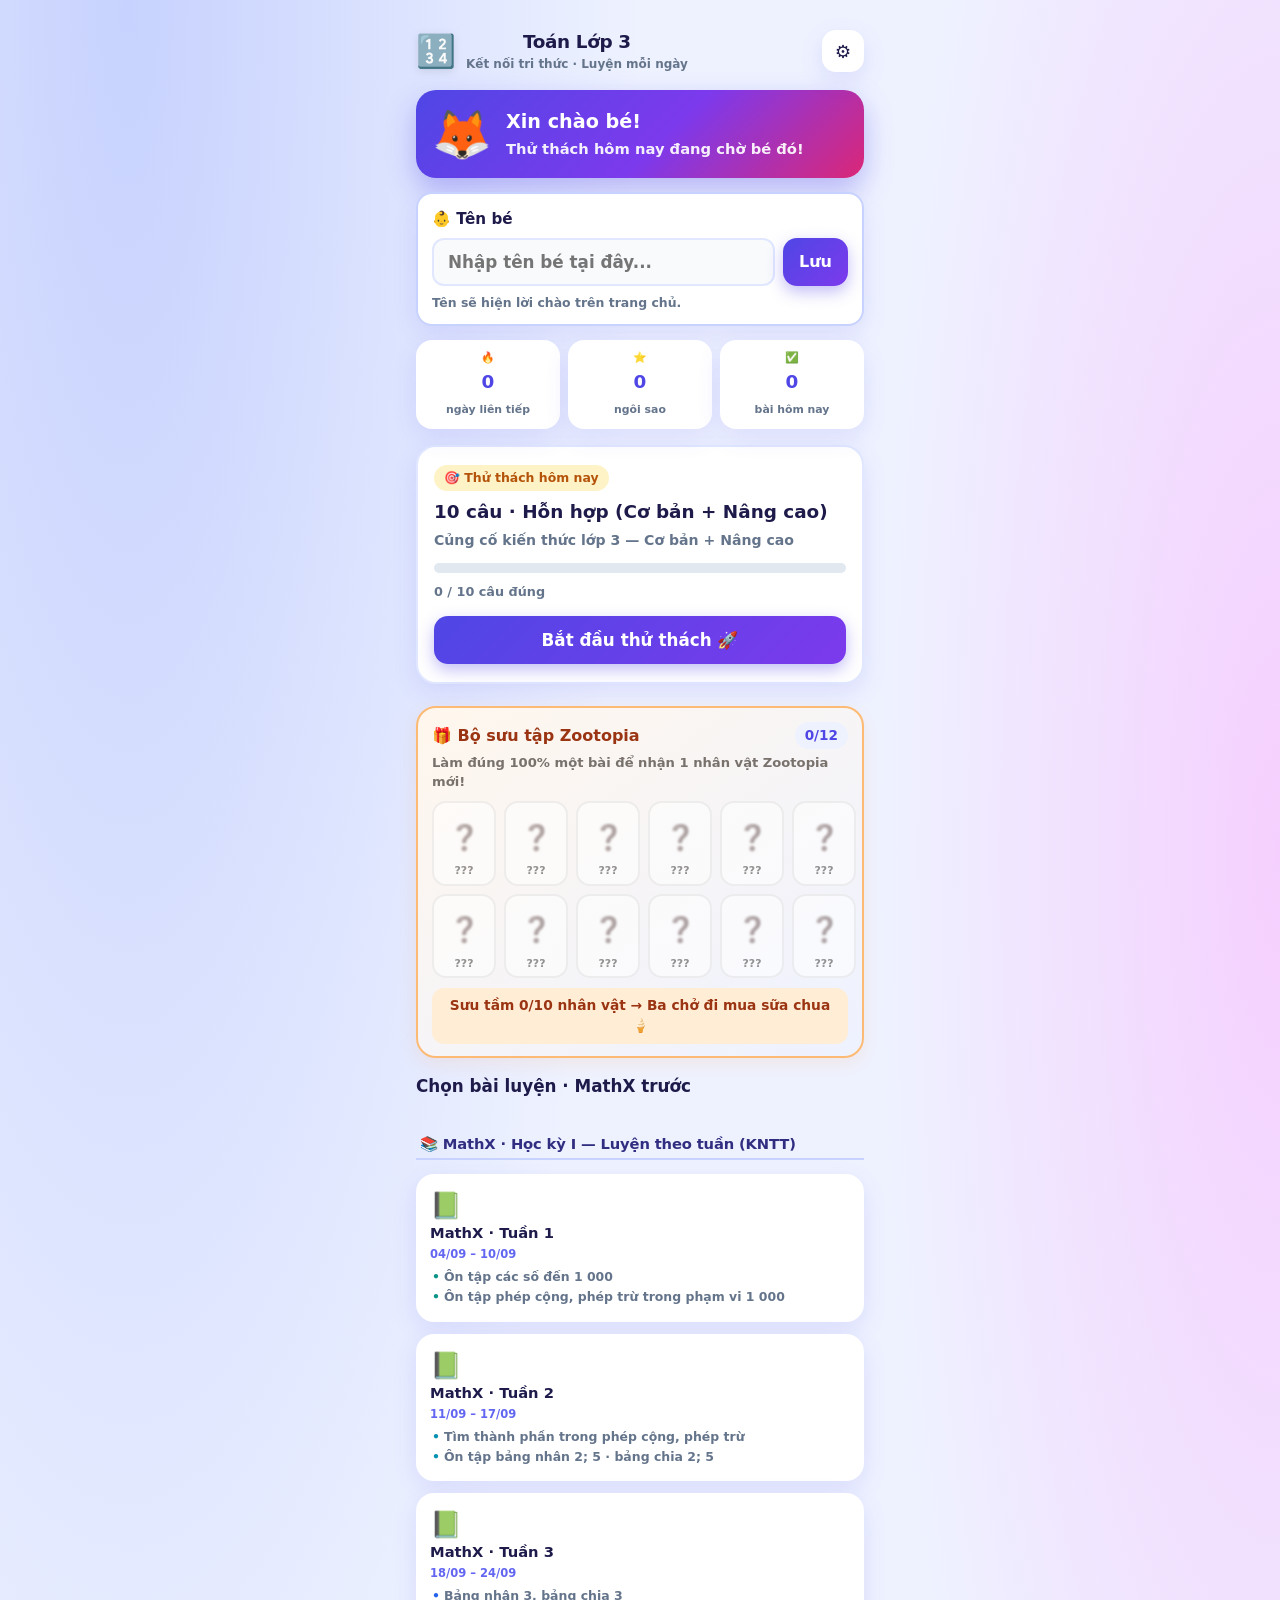
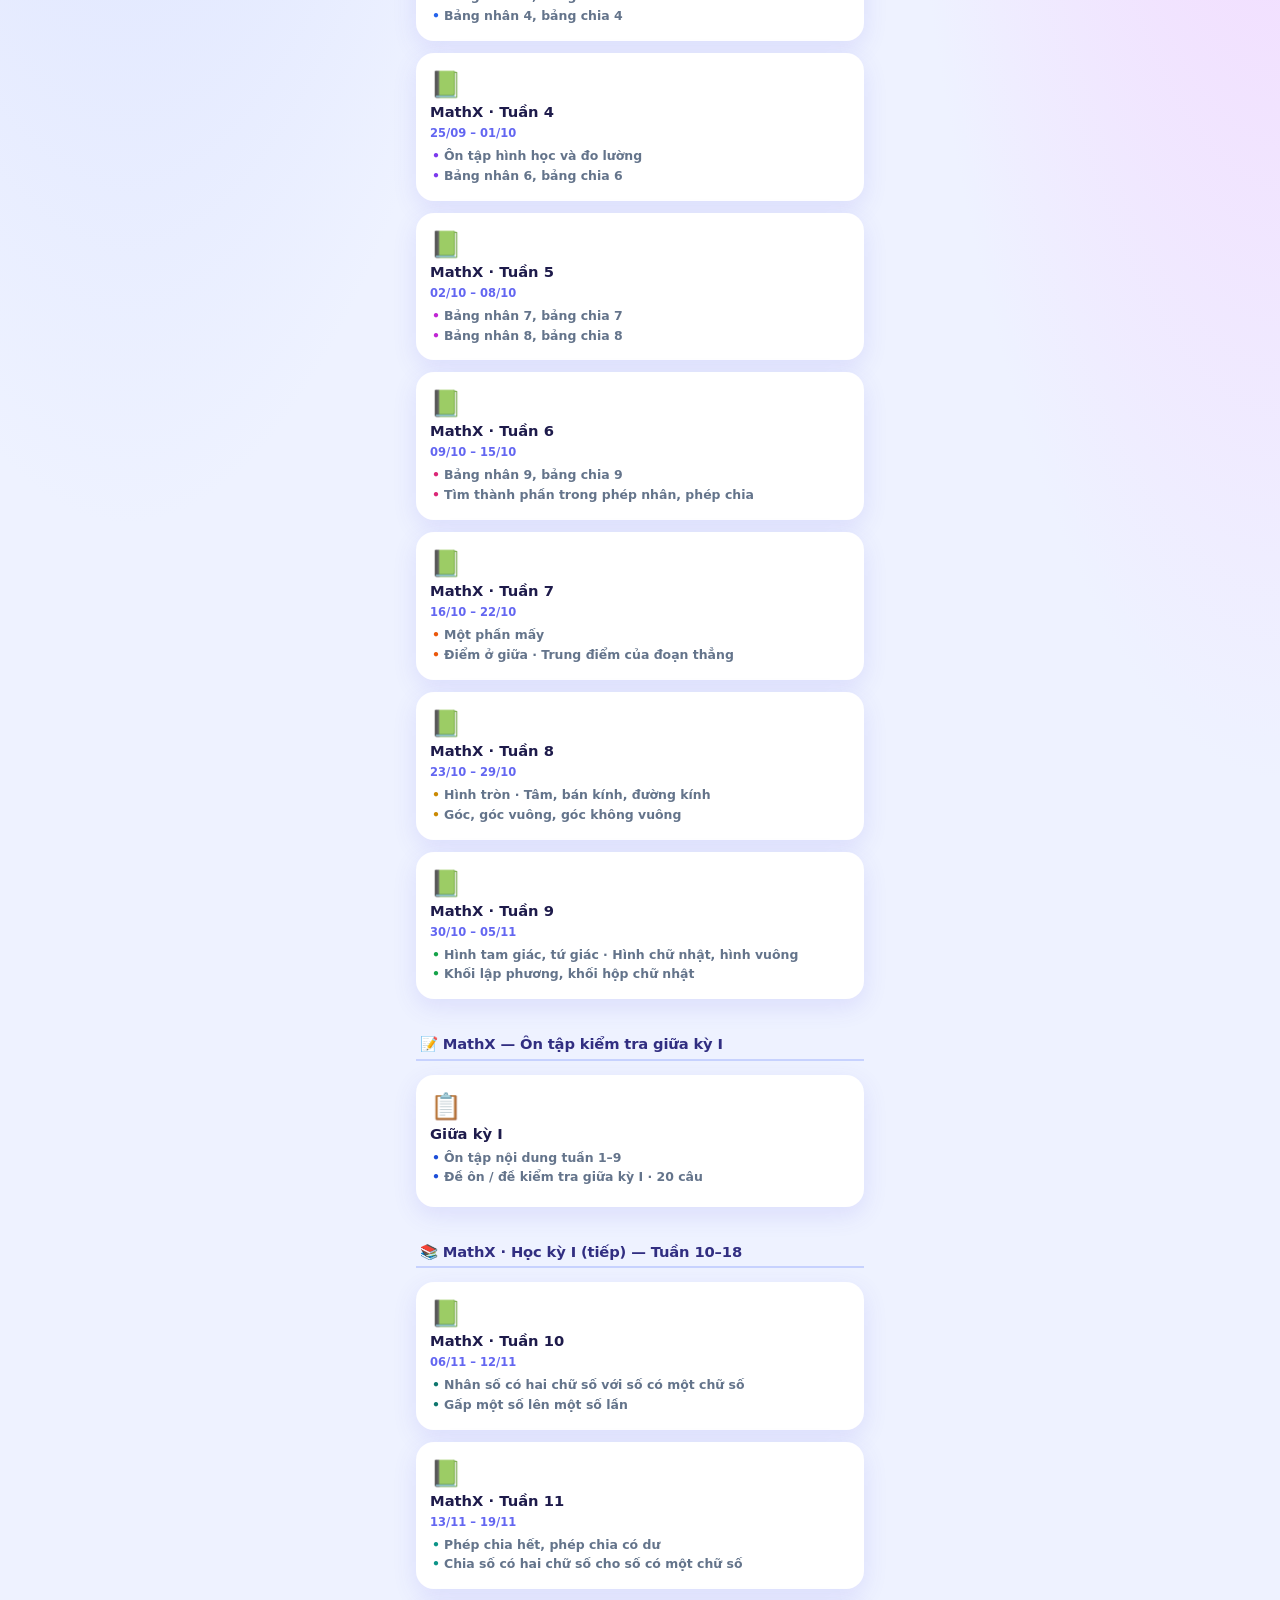
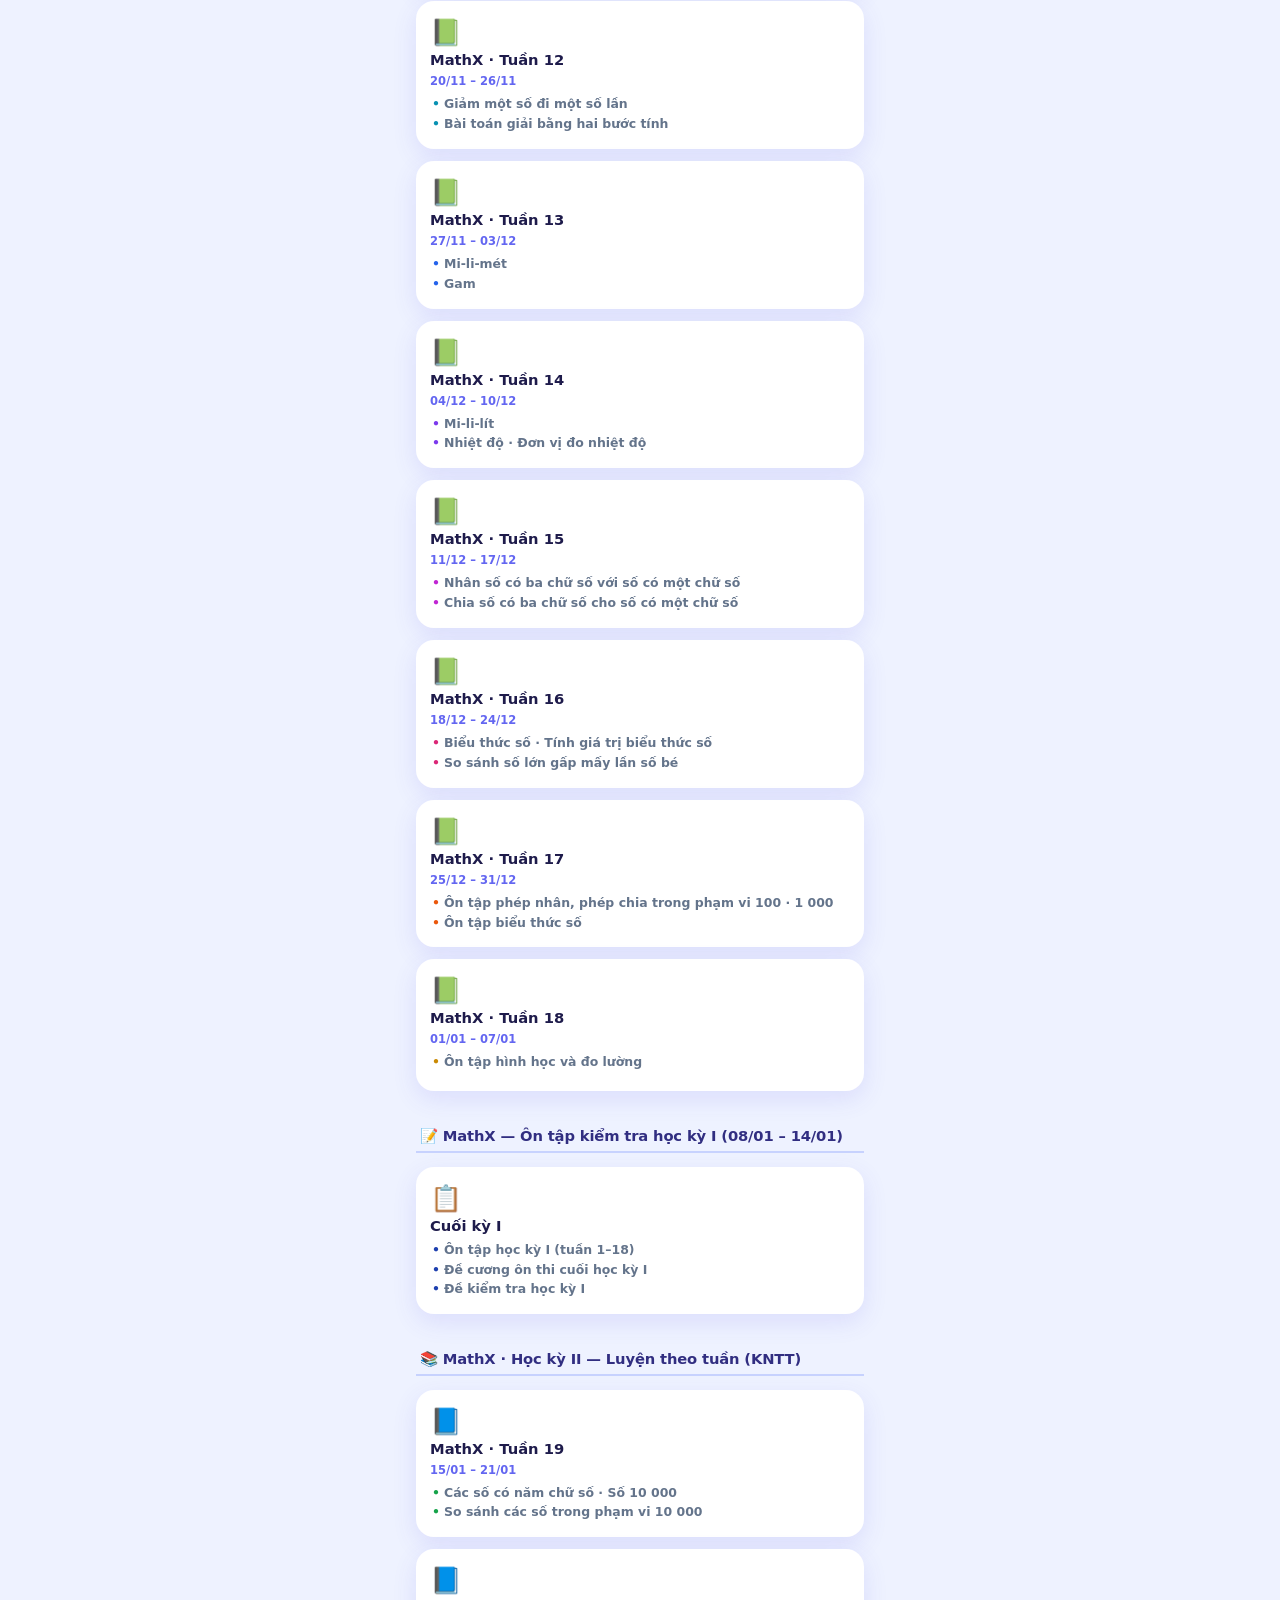
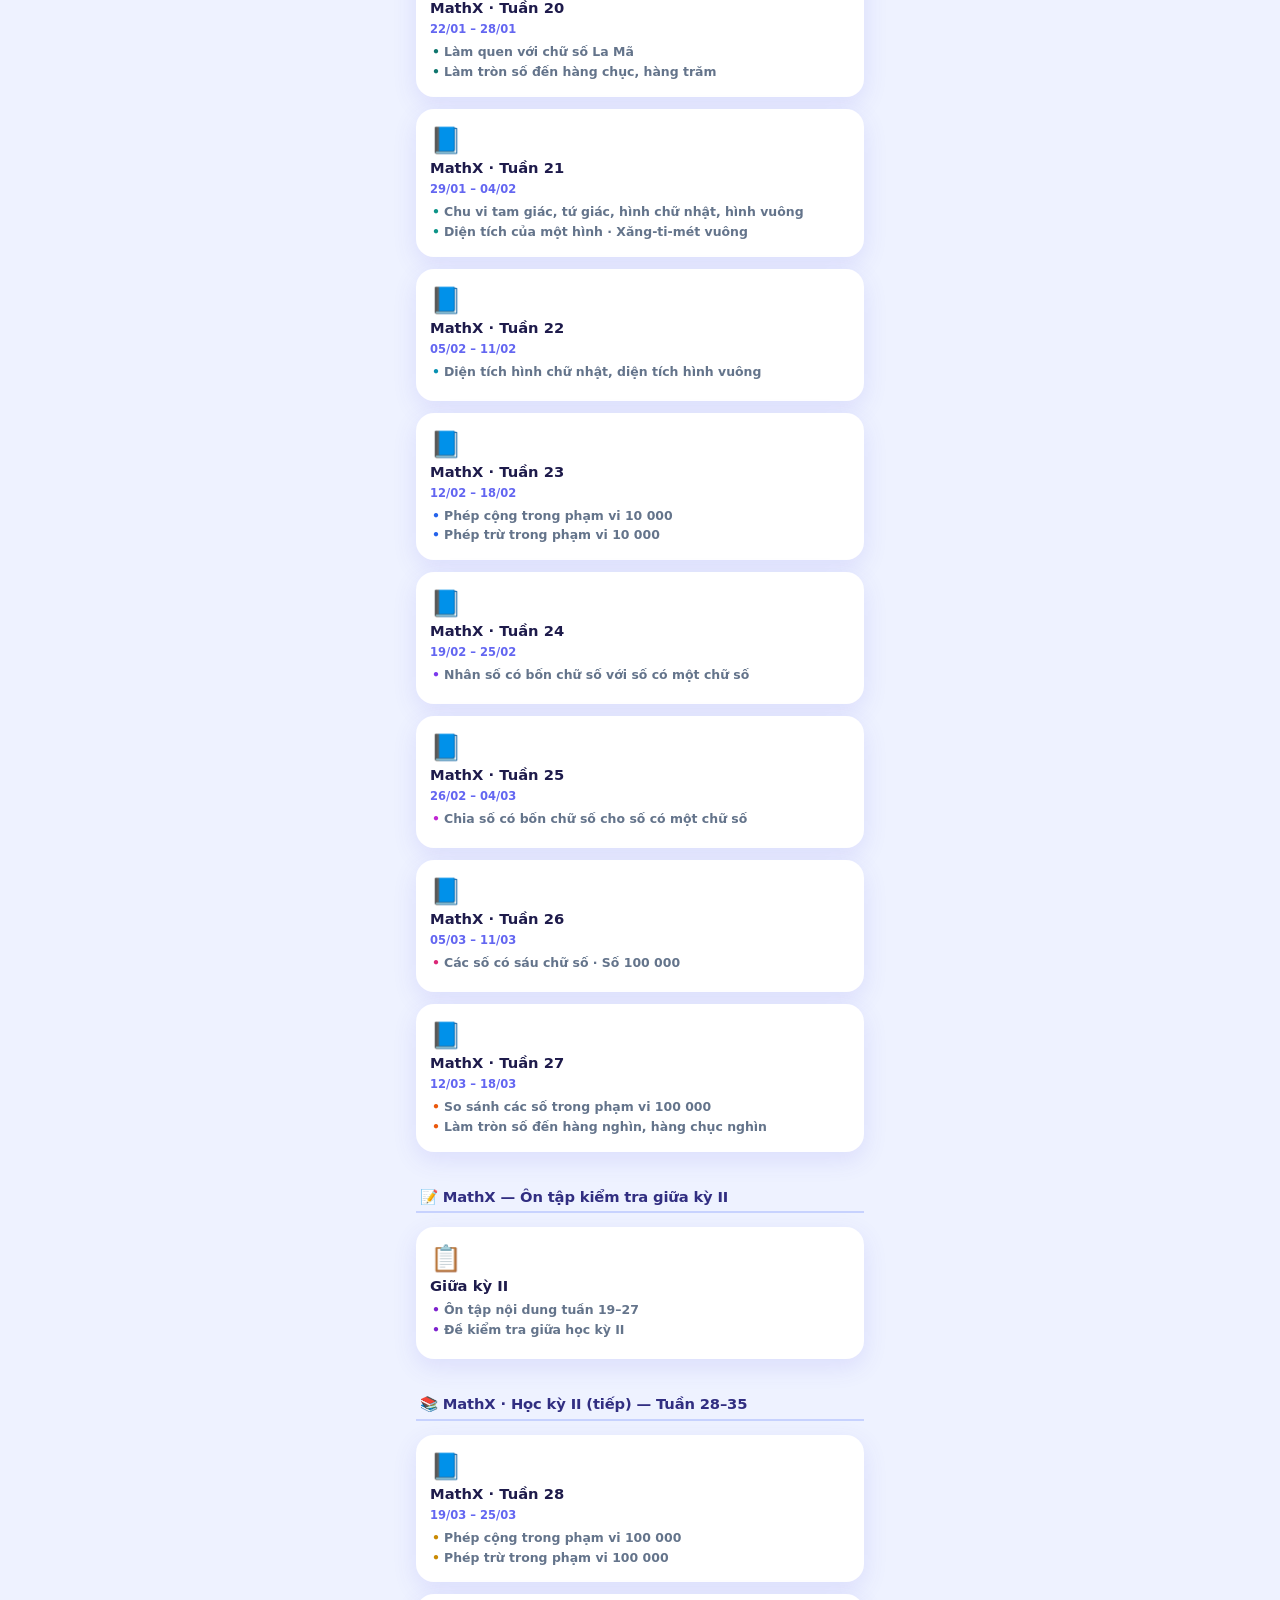
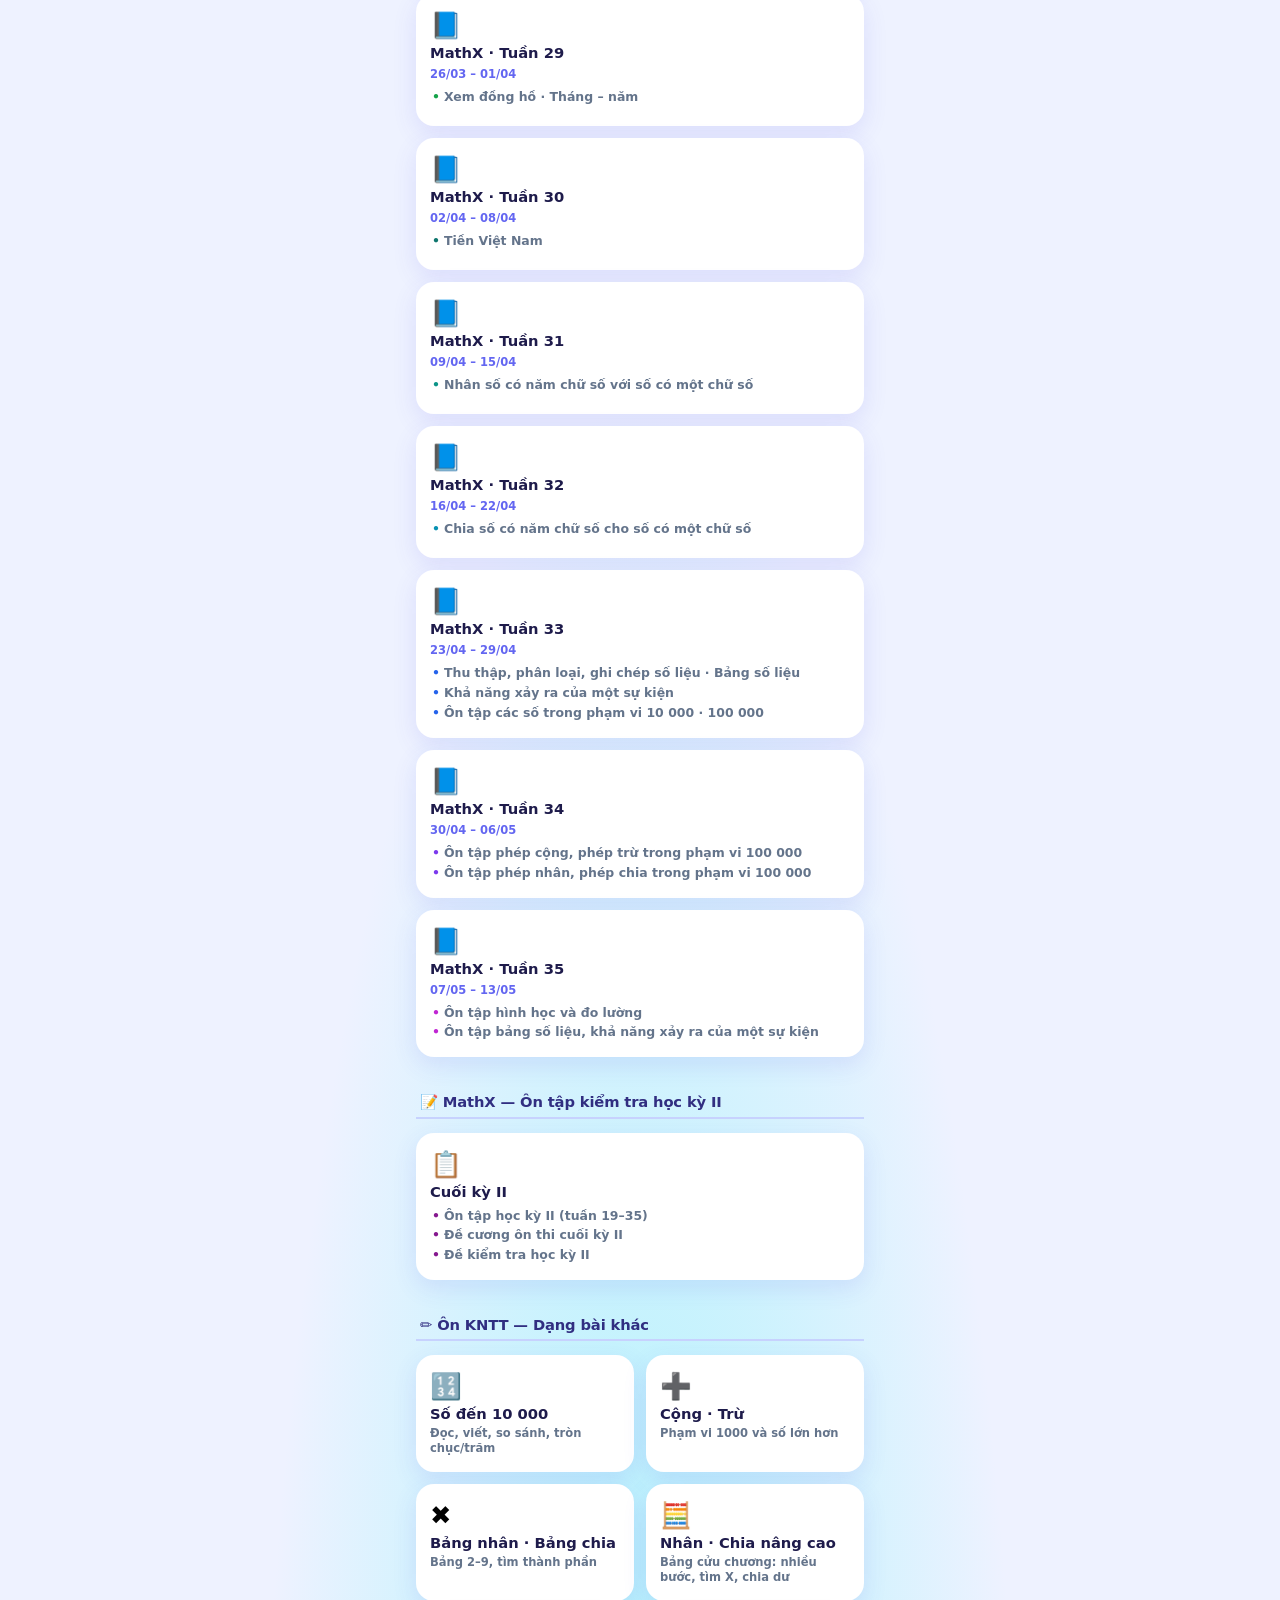
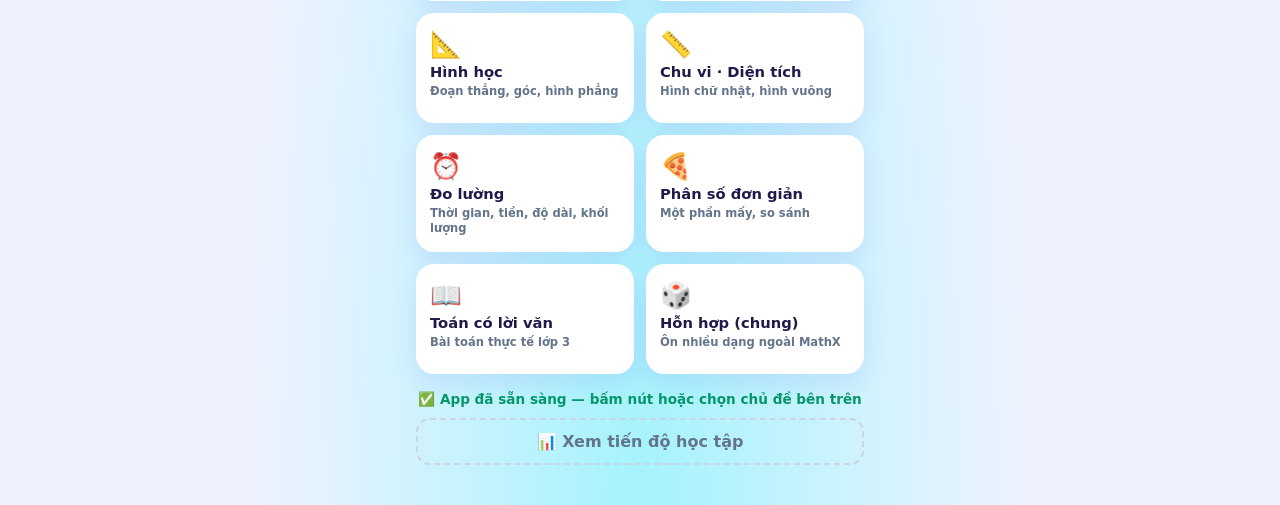
<file: index.html>
<!DOCTYPE html>
<html lang="vi">
<head>
  <meta charset="UTF-8" />
  <meta name="viewport" content="width=device-width, initial-scale=1.0, maximum-scale=1.0, user-scalable=no" />
  <meta name="theme-color" content="#4F46E5" />
  <title>Toán Lớp 3 — Kết Nối Tri Thức</title>
  <style>
/* Toán Lớp 3 — Kết nối tri thức · UI vui cho trẻ */
:root {
  --bg: #EEF2FF;
  --bg2: #FDF4FF;
  --card: #FFFFFF;
  --text: #1E1B4B;
  --muted: #64748B;
  --primary: #4F46E5;
  --primary-2: #7C3AED;
  --ok: #059669;
  --ok-bg: #D1FAE5;
  --bad: #DC2626;
  --bad-bg: #FEE2E2;
  --star: #F59E0B;
  --shadow: 0 8px 24px rgba(79, 70, 229, 0.12);
  --radius: 20px;
  --font: "Nunito", system-ui, sans-serif;
}

*,
*::before,
*::after {
  box-sizing: border-box;
  margin: 0;
  padding: 0;
}

html {
  font-size: 16px;
  -webkit-tap-highlight-color: transparent;
}

body {
  font-family: var(--font);
  color: var(--text);
  min-height: 100dvh;
  background:
    radial-gradient(ellipse 80% 50% at 10% 0%, #C7D2FE 0%, transparent 50%),
    radial-gradient(ellipse 70% 40% at 100% 10%, #F5D0FE 0%, transparent 45%),
    radial-gradient(ellipse 60% 40% at 50% 100%, #A5F3FC 0%, transparent 50%),
    var(--bg);
  line-height: 1.45;
}

#app {
  max-width: 480px;
  margin: 0 auto;
  padding: 12px 16px 40px;
  min-height: 100dvh;
}

.screen {
  display: none;
  animation: fadeIn 0.28s ease;
}

.screen.active {
  display: block;
}

@keyframes fadeIn {
  from { opacity: 0; transform: translateY(8px); }
  to { opacity: 1; transform: none; }
}

/* Top bar */
.top-bar {
  display: flex;
  align-items: center;
  justify-content: space-between;
  gap: 10px;
  margin-bottom: 16px;
  padding-top: 4px;
}

.brand {
  display: flex;
  align-items: center;
  gap: 10px;
}

.brand-icon {
  font-size: 2rem;
  filter: drop-shadow(0 2px 4px rgba(0,0,0,0.1));
}

.brand h1 {
  font-size: 1.25rem;
  font-weight: 900;
  letter-spacing: -0.02em;
}

.subtitle {
  font-size: 0.75rem;
  color: var(--muted);
  font-weight: 700;
}

.top-bar h1 {
  font-size: 1.15rem;
  font-weight: 800;
  text-align: center;
  flex: 1;
}

.spacer { width: 40px; }

.icon-btn {
  width: 42px;
  height: 42px;
  border: none;
  border-radius: 14px;
  background: var(--card);
  box-shadow: var(--shadow);
  font-size: 1.15rem;
  cursor: pointer;
  display: grid;
  place-items: center;
  transition: transform 0.15s;
  color: var(--text);
  font-weight: 800;
  font-family: inherit;
}

.icon-btn:active { transform: scale(0.94); }
.icon-btn.back { font-size: 1.3rem; }

/* Hero */
.hero-card {
  display: flex;
  align-items: center;
  gap: 14px;
  background: linear-gradient(135deg, #4F46E5 0%, #7C3AED 55%, #DB2777 100%);
  color: #fff;
  border-radius: var(--radius);
  padding: 18px 16px;
  box-shadow: 0 12px 28px rgba(79, 70, 229, 0.35);
  margin-bottom: 14px;
}

.hero-mascot {
  font-size: 3rem;
  line-height: 1;
  animation: bounce 2.5s ease infinite;
}

@keyframes bounce {
  0%, 100% { transform: translateY(0); }
  50% { transform: translateY(-6px); }
}

.greeting {
  font-size: 1.2rem;
  font-weight: 900;
}

.hero-msg {
  font-size: 0.92rem;
  opacity: 0.92;
  font-weight: 600;
  margin-top: 2px;
}

/* Name on home */
.name-card {
  background: var(--card);
  border-radius: 16px;
  padding: 14px 14px 12px;
  box-shadow: var(--shadow);
  margin-bottom: 14px;
  border: 2px solid #C7D2FE;
}

.name-card label {
  display: block;
  font-weight: 900;
  font-size: 0.95rem;
  margin-bottom: 8px;
}

.name-row {
  display: flex;
  gap: 8px;
  align-items: stretch;
}

.name-row input {
  flex: 1;
  min-width: 0;
  font-family: inherit;
  font-size: 1.05rem;
  font-weight: 800;
  padding: 12px 14px;
  border-radius: 12px;
  border: 2px solid #E0E7FF;
  outline: none;
  background: #F8FAFC;
  color: var(--text);
}

.name-row input:focus {
  border-color: var(--primary);
  box-shadow: 0 0 0 3px rgba(79, 70, 229, 0.15);
}

.name-row .btn {
  flex-shrink: 0;
  padding: 12px 16px;
  white-space: nowrap;
}

.name-hint {
  margin-top: 8px;
  font-size: 0.78rem;
  font-weight: 600;
  color: var(--muted);
}

.boot-error {
  position: fixed;
  left: 12px;
  right: 12px;
  bottom: 12px;
  z-index: 300;
  background: #FEE2E2;
  color: #991B1B;
  border: 2px solid #FCA5A5;
  border-radius: 14px;
  padding: 14px 16px;
  font-weight: 800;
  font-size: 0.9rem;
  box-shadow: var(--shadow);
}

/* Stats */
.stats-row {
  display: grid;
  grid-template-columns: repeat(3, 1fr);
  gap: 8px;
  margin-bottom: 16px;
}

.stat-chip {
  background: var(--card);
  border-radius: 16px;
  padding: 10px 8px;
  display: flex;
  flex-direction: column;
  align-items: center;
  text-align: center;
  gap: 4px;
  box-shadow: var(--shadow);
}

.stat-emoji { font-size: 1.25rem; }

.stat-chip strong {
  display: block;
  font-size: 1.15rem;
  font-weight: 900;
  color: var(--primary);
}

.stat-chip span {
  font-size: 0.68rem;
  color: var(--muted);
  font-weight: 700;
}

/* Daily */
.daily-card {
  background: var(--card);
  border-radius: var(--radius);
  padding: 18px 16px;
  box-shadow: var(--shadow);
  margin-bottom: 22px;
  border: 2px solid #E0E7FF;
}

.daily-badge {
  display: inline-block;
  background: #FEF3C7;
  color: #B45309;
  font-size: 0.78rem;
  font-weight: 800;
  padding: 4px 10px;
  border-radius: 999px;
  margin-bottom: 8px;
}

.daily-card h2 {
  font-size: 1.15rem;
  font-weight: 900;
  margin-bottom: 4px;
}

.daily-card > p {
  color: var(--muted);
  font-size: 0.88rem;
  font-weight: 600;
  margin-bottom: 12px;
}

.daily-progress {
  margin-bottom: 14px;
}

.daily-progress .bar,
.q-progress .bar,
.tp-bar {
  height: 10px;
  background: #E2E8F0;
  border-radius: 999px;
  overflow: hidden;
  margin-bottom: 6px;
}

.daily-progress .fill,
.q-progress .fill,
.tp-bar .fill {
  height: 100%;
  background: linear-gradient(90deg, #4F46E5, #A855F7);
  border-radius: 999px;
  transition: width 0.35s ease;
}

.daily-progress span {
  font-size: 0.8rem;
  font-weight: 700;
  color: var(--muted);
}

/* Buttons */
.btn {
  font-family: inherit;
  font-weight: 800;
  border: none;
  border-radius: 14px;
  cursor: pointer;
  transition: transform 0.12s, box-shadow 0.12s;
  padding: 12px 18px;
  font-size: 1rem;
}

.btn:active { transform: scale(0.97); }

.btn-primary {
  background: linear-gradient(135deg, var(--primary), var(--primary-2));
  color: #fff;
  box-shadow: 0 6px 16px rgba(79, 70, 229, 0.35);
}

.btn-secondary {
  background: #E0E7FF;
  color: var(--primary);
}

.btn-ghost {
  background: transparent;
  color: var(--muted);
  border: 2px dashed #CBD5E1;
}

.btn-ghost.danger { color: var(--bad); border-color: #FECACA; margin-top: 20px; }

.btn-lg { padding: 14px 20px; font-size: 1.05rem; width: 100%; }
.btn-block { width: 100%; }

/* Topics */
.section-title {
  font-size: 1.05rem;
  font-weight: 900;
  margin-bottom: 12px;
}

.topic-grid {
  display: grid;
  grid-template-columns: 1fr 1fr;
  gap: 10px;
  margin-bottom: 16px;
}

.topic-section {
  margin: 8px 0 2px;
  padding-top: 6px;
}

.topic-section-title {
  font-size: 0.92rem;
  font-weight: 900;
  color: #312E81;
  letter-spacing: -0.01em;
  padding: 8px 4px 4px;
  border-bottom: 2px solid #C7D2FE;
}

.topic-card {
  background: var(--card);
  border: 2px solid transparent;
  border-radius: 18px;
  padding: 14px 12px;
  text-align: left;
  cursor: pointer;
  box-shadow: var(--shadow);
  font-family: inherit;
  transition: transform 0.15s, border-color 0.15s;
  display: flex;
  flex-direction: column;
  gap: 4px;
  min-height: 110px;
}

.topic-card-mathx {
  min-height: 132px;
  grid-column: 1 / -1;
}

.topic-dates {
  font-size: 0.72rem;
  font-weight: 800;
  color: #6366F1;
  margin-top: 2px;
}

.topic-content {
  list-style: none;
  margin: 4px 0 0;
  padding: 0;
  display: flex;
  flex-direction: column;
  gap: 3px;
}

.topic-content li {
  font-size: 0.78rem;
  font-weight: 700;
  color: var(--muted);
  line-height: 1.35;
  padding-left: 14px;
  position: relative;
}

.topic-content li::before {
  content: "•";
  position: absolute;
  left: 2px;
  color: var(--accent, var(--primary));
  font-weight: 900;
}

.topic-card:hover {
  border-color: var(--accent, var(--primary));
  transform: translateY(-2px);
}

.topic-card:active { transform: scale(0.98); }

.topic-emoji { font-size: 1.6rem; }
.topic-name {
  font-size: 0.92rem;
  font-weight: 900;
  color: var(--text);
}
.topic-desc {
  font-size: 0.72rem;
  color: var(--muted);
  font-weight: 600;
  line-height: 1.3;
}

/* Difficulty */
.screen-hint {
  text-align: center;
  color: var(--muted);
  font-weight: 700;
  margin-bottom: 16px;
}

.diff-cards {
  display: flex;
  flex-direction: column;
  gap: 14px;
  margin-bottom: 18px;
}

.diff-card {
  background: var(--card);
  border: 3px solid transparent;
  border-radius: var(--radius);
  padding: 20px 18px;
  text-align: left;
  cursor: pointer;
  box-shadow: var(--shadow);
  font-family: inherit;
  transition: transform 0.15s, border-color 0.15s;
}

.diff-card.basic { border-color: #A7F3D0; }
.diff-card.advanced { border-color: #FBCFE8; }

.diff-card:hover { transform: translateY(-2px); }
.diff-card:active { transform: scale(0.98); }

.diff-emoji { font-size: 2rem; display: block; margin-bottom: 6px; }

.diff-card h2 {
  font-size: 1.35rem;
  font-weight: 900;
  margin-bottom: 6px;
}

.diff-card.basic h2 { color: #059669; }
.diff-card.advanced h2 { color: #DB2777; }

.diff-card > p {
  color: var(--muted);
  font-size: 0.9rem;
  font-weight: 600;
  margin-bottom: 10px;
}

.diff-card ul {
  list-style: none;
  margin-bottom: 12px;
}

.diff-card li {
  font-size: 0.85rem;
  font-weight: 700;
  padding: 3px 0;
  color: var(--text);
}

.diff-card li::before {
  content: "✓ ";
  color: var(--ok);
  font-weight: 900;
}

.diff-cta {
  display: inline-block;
  font-weight: 900;
  font-size: 0.95rem;
  color: var(--primary);
}

.count-picker {
  background: var(--card);
  border-radius: 16px;
  padding: 14px 16px;
  display: flex;
  align-items: center;
  justify-content: space-between;
  gap: 12px;
  box-shadow: var(--shadow);
  font-weight: 800;
  font-size: 0.9rem;
}

.count-picker select {
  font-family: inherit;
  font-weight: 800;
  font-size: 0.9rem;
  padding: 8px 12px;
  border-radius: 10px;
  border: 2px solid #E0E7FF;
  background: #F8FAFC;
  color: var(--text);
}

/* Practice */
.practice-bar {
  margin-bottom: 12px;
}

.practice-meta {
  flex: 1;
  min-width: 0;
}

.practice-meta #practice-label {
  display: block;
  font-size: 0.78rem;
  font-weight: 800;
  color: var(--muted);
  margin-bottom: 4px;
}

.q-progress {
  display: flex;
  align-items: center;
  gap: 8px;
}

.q-progress .bar { flex: 1; margin-bottom: 0; }

#q-counter {
  font-size: 0.78rem;
  font-weight: 800;
  color: var(--muted);
  white-space: nowrap;
}

.score-pill {
  background: #FEF3C7;
  color: #B45309;
  font-weight: 900;
  font-size: 0.9rem;
  padding: 8px 12px;
  border-radius: 999px;
  white-space: nowrap;
}

.question-card {
  background: var(--card);
  border-radius: 24px;
  padding: 22px 18px;
  box-shadow: var(--shadow);
  border: 2px solid #E0E7FF;
}

.question-card.pop {
  animation: popIn 0.35s ease;
}

@keyframes popIn {
  0% { transform: scale(0.96); opacity: 0.6; }
  100% { transform: scale(1); opacity: 1; }
}

.question-card.shake {
  animation: shake 0.4s ease;
}

@keyframes shake {
  0%, 100% { transform: translateX(0); }
  25% { transform: translateX(-6px); }
  75% { transform: translateX(6px); }
}

.q-topic-tag {
  display: inline-block;
  background: #EEF2FF;
  color: var(--primary);
  font-size: 0.75rem;
  font-weight: 800;
  padding: 4px 10px;
  border-radius: 999px;
  margin-bottom: 12px;
}

.q-text {
  font-size: 1.2rem;
  font-weight: 800;
  line-height: 1.5;
  margin-bottom: 14px;
}

/* Hình minh họa — căn giữa, dễ xem trên iPad/điện thoại; không che đáp án */
.q-visual {
  display: flex;
  flex-direction: column;
  align-items: center;
  justify-content: center;
  margin: 4px auto 18px;
  width: 100%;
  max-width: 440px;
  padding: 0 4px;
}

.q-visual[hidden] {
  display: none !important;
}

.q-visual > .geo-fig,
.q-visual > .geo-fig-pair {
  width: 100%;
}

.geo-fig {
  background: linear-gradient(180deg, #FFFFFF 0%, #EEF2FF 100%);
  border: 2px solid #C7D2FE;
  border-radius: 18px;
  padding: 12px 10px 14px;
  overflow: visible;
  box-shadow: 0 6px 18px rgba(79, 70, 229, 0.08);
}

.geo-fig svg {
  display: block;
  width: 100%;
  max-width: 100%;
  height: auto;
  max-height: min(52vh, 340px);
  margin: 0 auto;
  overflow: visible;
}

.geo-fig.mini {
  flex: 1;
  min-width: 0;
}

.geo-fig.mini svg {
  max-height: 160px;
}

.geo-fig-pair {
  display: flex;
  gap: 10px;
  align-items: stretch;
  width: 100%;
}

.geo-fig-pair .geo-fig {
  flex: 1;
}

/* iPad / màn rộng: hình to hơn một chút */
@media (min-width: 700px) {
  .q-visual {
    max-width: 480px;
  }
  .geo-fig svg {
    max-height: min(48vh, 380px);
  }
}

.mc-grid {
  display: grid;
  grid-template-columns: 1fr 1fr;
  gap: 10px;
}

.opt-btn {
  font-family: inherit;
  font-weight: 800;
  font-size: 1.05rem;
  padding: 16px 12px;
  border-radius: 16px;
  border: 3px solid #E2E8F0;
  background: #F8FAFC;
  color: var(--text);
  cursor: pointer;
  transition: border-color 0.15s, background 0.15s, transform 0.1s;
  min-height: 56px;
}

.opt-btn:hover:not(:disabled) {
  border-color: var(--primary);
  background: #EEF2FF;
}

.opt-btn:active:not(:disabled) { transform: scale(0.97); }

.opt-btn.selected {
  border-color: var(--primary);
  background: #E0E7FF;
}

.opt-btn.correct {
  border-color: var(--ok);
  background: var(--ok-bg);
  color: #065F46;
}

.opt-btn.wrong {
  border-color: var(--bad);
  background: var(--bad-bg);
  color: #991B1B;
}

.opt-btn:disabled { cursor: default; }

.input-area {
  display: flex;
  flex-direction: column;
  gap: 12px;
}

.input-area input {
  font-family: inherit;
  font-size: 1.4rem;
  font-weight: 800;
  text-align: center;
  padding: 16px;
  border-radius: 16px;
  border: 3px solid #E0E7FF;
  background: #F8FAFC;
  color: var(--text);
  outline: none;
  width: 100%;
}

.input-area input:focus {
  border-color: var(--primary);
  box-shadow: 0 0 0 4px rgba(79, 70, 229, 0.15);
}

.feedback {
  margin-top: 14px;
  padding: 14px 14px 12px;
  border-radius: 14px;
  font-size: 0.92rem;
  font-weight: 700;
  line-height: 1.45;
}

.feedback.ok {
  background: var(--ok-bg);
  color: #065F46;
}

.feedback.bad {
  background: var(--bad-bg);
  color: #991B1B;
}

.feedback .fb-head {
  margin-bottom: 8px;
}

.feedback .fb-head em {
  font-style: normal;
  font-size: 1.1em;
  padding: 2px 8px;
  border-radius: 8px;
  background: rgba(255, 255, 255, 0.55);
}

.solve-box {
  margin-top: 4px;
  padding: 10px 12px;
  border-radius: 12px;
  background: rgba(255, 255, 255, 0.65);
  border: 1px dashed rgba(0, 0, 0, 0.08);
}

.solve-title {
  font-size: 0.88rem;
  font-weight: 900;
  margin-bottom: 8px;
  color: #4338CA;
}

.solve-steps {
  margin: 0 0 0 1.15rem;
  padding: 0;
}

.solve-steps li {
  margin-bottom: 6px;
  font-weight: 700;
  font-size: 0.9rem;
  line-height: 1.45;
  color: #1E1B4B;
}

.solve-tip {
  margin-top: 10px;
  padding-top: 8px;
  border-top: 1px dashed #C7D2FE;
  font-size: 0.85rem;
  font-weight: 700;
  color: #5B21B6;
  line-height: 1.4;
}

.solve-plain {
  font-weight: 700;
  color: #1E1B4B;
  margin: 0;
}

#btn-check,
#btn-next {
  margin-top: 14px;
}

.encourage {
  text-align: center;
  margin-top: 16px;
  font-weight: 800;
  font-size: 1.05rem;
  color: var(--primary-2);
  min-height: 1.5em;
}

/* Report button + modal */
.btn-report {
  display: block;
  width: 100%;
  margin-top: 12px;
  padding: 10px 12px;
  border: 2px dashed #FECACA;
  border-radius: 12px;
  background: #FEF2F2;
  color: #B91C1C;
  font-family: inherit;
  font-weight: 800;
  font-size: 0.88rem;
  cursor: pointer;
  transition: background 0.15s, transform 0.1s;
}

.btn-report:active {
  transform: scale(0.98);
}

.btn-report:disabled {
  opacity: 0.6;
  cursor: default;
}

.report-modal {
  position: fixed;
  inset: 0;
  z-index: 400;
  background: rgba(30, 27, 75, 0.45);
  display: flex;
  align-items: flex-end;
  justify-content: center;
  padding: 16px;
}

.report-modal[hidden] {
  display: none !important;
}

.report-dialog {
  width: 100%;
  max-width: 440px;
  background: #fff;
  border-radius: 20px 20px 16px 16px;
  padding: 20px 18px 16px;
  box-shadow: 0 16px 40px rgba(0, 0, 0, 0.2);
  max-height: 90vh;
  overflow-y: auto;
  animation: fadeIn 0.25s ease;
}

.report-dialog h2 {
  font-size: 1.15rem;
  font-weight: 900;
  margin-bottom: 6px;
}

.report-hint {
  font-size: 0.88rem;
  font-weight: 700;
  color: var(--muted);
  margin-bottom: 10px;
}

.report-q-preview {
  font-size: 0.9rem;
  font-weight: 800;
  background: #EEF2FF;
  border-radius: 12px;
  padding: 10px 12px;
  margin-bottom: 12px;
  color: #312E81;
  line-height: 1.4;
  max-height: 5.5em;
  overflow: hidden;
}

.report-label {
  display: block;
  font-weight: 900;
  font-size: 0.85rem;
  margin-bottom: 6px;
}

.report-reasons {
  display: flex;
  flex-direction: column;
  gap: 6px;
  margin-bottom: 12px;
}

.report-reason {
  display: flex;
  align-items: flex-start;
  gap: 8px;
  font-weight: 700;
  font-size: 0.85rem;
  padding: 8px 10px;
  border-radius: 10px;
  background: #F8FAFC;
  border: 2px solid #E2E8F0;
  cursor: pointer;
}

.report-reason:has(input:checked) {
  border-color: #818CF8;
  background: #EEF2FF;
}

.report-reason input {
  margin-top: 2px;
  accent-color: var(--primary);
}

#report-note {
  width: 100%;
  font-family: inherit;
  font-weight: 700;
  font-size: 0.9rem;
  padding: 10px 12px;
  border-radius: 12px;
  border: 2px solid #E0E7FF;
  resize: vertical;
  margin-bottom: 12px;
  outline: none;
}

#report-note:focus {
  border-color: var(--primary);
}

.report-actions {
  display: grid;
  grid-template-columns: 1fr 1.4fr;
  gap: 8px;
}

.report-status {
  margin-top: 10px;
  font-size: 0.85rem;
  font-weight: 800;
  text-align: center;
  color: #059669;
}

.report-status.err {
  color: #DC2626;
}

/* Result */
#screen-result {
  padding-top: 24px;
}

.result-card {
  background: var(--card);
  border-radius: 28px;
  padding: 32px 20px;
  text-align: center;
  box-shadow: var(--shadow);
  border: 2px solid #E0E7FF;
}

.result-emoji {
  font-size: 4rem;
  line-height: 1;
  margin-bottom: 8px;
  animation: bounce 1.5s ease infinite;
}

.result-card h1 {
  font-size: 1.8rem;
  font-weight: 900;
  margin-bottom: 6px;
}

#result-msg {
  color: var(--muted);
  font-weight: 700;
  margin-bottom: 20px;
}

.result-stats {
  display: grid;
  grid-template-columns: repeat(4, 1fr);
  gap: 8px;
  margin-bottom: 16px;
}

.result-stats div {
  background: #F1F5F9;
  border-radius: 14px;
  padding: 10px 4px;
}

.result-stats strong {
  display: block;
  font-size: 1.15rem;
  font-weight: 900;
  color: var(--primary);
}

.result-stats span {
  font-size: 0.68rem;
  font-weight: 700;
  color: var(--muted);
}

.result-stars-row {
  font-size: 2rem;
  letter-spacing: 6px;
  margin-bottom: 22px;
}

.result-actions {
  display: flex;
  flex-direction: column;
  gap: 10px;
}

.result-email-status {
  font-size: 0.82rem;
  font-weight: 700;
  color: var(--muted);
  margin: 0 0 14px;
  line-height: 1.4;
  padding: 0 4px;
}

/* Progress */
.progress-summary {
  display: grid;
  grid-template-columns: 1fr 1fr;
  gap: 10px;
  margin-bottom: 20px;
}

.psum-card {
  background: var(--card);
  border-radius: 16px;
  padding: 14px;
  text-align: center;
  box-shadow: var(--shadow);
  display: flex;
  flex-direction: column;
  gap: 2px;
}

.psum-card span { font-size: 1.3rem; }
.psum-card strong {
  font-size: 1.4rem;
  font-weight: 900;
  color: var(--primary);
}
.psum-card em {
  font-style: normal;
  font-size: 0.75rem;
  font-weight: 700;
  color: var(--muted);
}

.topic-progress-list {
  display: flex;
  flex-direction: column;
  gap: 10px;
  margin-bottom: 8px;
}

.tp-row {
  background: var(--card);
  border-radius: 16px;
  padding: 12px 14px;
  box-shadow: var(--shadow);
  display: grid;
  grid-template-columns: auto 1fr;
  grid-template-rows: auto auto;
  gap: 4px 10px;
  align-items: center;
}

.tp-emoji {
  font-size: 1.4rem;
  grid-row: 1 / 3;
}

.tp-info strong {
  display: block;
  font-size: 0.92rem;
  font-weight: 900;
}

.tp-info span {
  font-size: 0.72rem;
  color: var(--muted);
  font-weight: 700;
}

.tp-bar {
  grid-column: 2;
  margin-bottom: 0;
  margin-top: 4px;
}

/* Settings */
.settings-card {
  background: var(--card);
  border-radius: 18px;
  padding: 18px 16px;
  box-shadow: var(--shadow);
  margin-bottom: 12px;
}

.settings-card label {
  display: block;
  font-weight: 800;
  margin-bottom: 8px;
  font-size: 0.95rem;
}

.settings-card input[type="text"] {
  width: 100%;
  font-family: inherit;
  font-size: 1.1rem;
  font-weight: 800;
  padding: 12px 14px;
  border-radius: 12px;
  border: 2px solid #E0E7FF;
  outline: none;
}

.settings-card input[type="text"]:focus {
  border-color: var(--primary);
}

.settings-card .hint {
  margin-top: 8px;
  font-size: 0.8rem;
  color: var(--muted);
  font-weight: 600;
}

.check-row {
  display: flex !important;
  align-items: center;
  gap: 10px;
  cursor: pointer;
  margin-bottom: 0 !important;
}

.check-row input {
  width: 20px;
  height: 20px;
  accent-color: var(--primary);
}

.about-card {
  background: linear-gradient(135deg, #EEF2FF, #FDF4FF);
  border-radius: 18px;
  padding: 18px 16px;
  margin-top: 8px;
}

.about-card h3 {
  font-weight: 900;
  margin-bottom: 8px;
}

.about-card p {
  font-size: 0.88rem;
  font-weight: 600;
  color: var(--muted);
  margin-bottom: 6px;
}

/* Toast */
.toast {
  position: fixed;
  bottom: 24px;
  left: 50%;
  transform: translateX(-50%) translateY(20px);
  background: var(--text);
  color: #fff;
  font-weight: 800;
  font-size: 0.9rem;
  padding: 12px 20px;
  border-radius: 999px;
  opacity: 0;
  transition: opacity 0.25s, transform 0.25s;
  z-index: 100;
  pointer-events: none;
  max-width: 90vw;
  text-align: center;
}

.toast.show {
  opacity: 1;
  transform: translateX(-50%) translateY(0);
}

/* Confetti */
.confetti-wrap {
  pointer-events: none;
  position: fixed;
  inset: 0;
  z-index: 200;
  overflow: hidden;
}

.confetti {
  position: absolute;
  top: 40%;
  width: 10px;
  height: 10px;
  border-radius: 2px;
  background: hsl(var(--h), 80%, 55%);
  animation: confetti-fall var(--d) ease-out forwards;
}

@keyframes confetti-fall {
  0% {
    transform: translate(0, 0) rotate(0deg);
    opacity: 1;
  }
  100% {
    transform: translate(var(--x), 180px) rotate(360deg);
    opacity: 0;
  }
}

/* —— Bộ sưu tập nhân vật —— */
.char-collection {
  background: linear-gradient(145deg, #FFF7ED 0%, #EEF2FF 100%);
  border: 2px solid #FDBA74;
  border-radius: 20px;
  padding: 14px 14px 12px;
  margin: 12px 0 16px;
  box-shadow: 0 6px 18px rgba(251, 146, 60, 0.12);
}

.char-head {
  display: flex;
  align-items: center;
  justify-content: space-between;
  gap: 8px;
  margin-bottom: 4px;
}

.char-head h3 {
  font-size: 1rem;
  font-weight: 900;
  color: #9A3412;
  margin: 0;
}

.char-count {
  font-size: 0.85rem;
  font-weight: 900;
  color: #4F46E5;
  background: #EEF2FF;
  padding: 4px 10px;
  border-radius: 999px;
}

.char-hint {
  font-size: 0.82rem;
  font-weight: 700;
  color: #78716C;
  margin: 0 0 10px;
}

.char-grid {
  display: grid;
  grid-template-columns: repeat(4, 1fr);
  gap: 8px;
}

.char-cell {
  background: #fff;
  border: 2px solid #E7E5E4;
  border-radius: 14px;
  padding: 8px 4px 6px;
  text-align: center;
  min-height: 72px;
  display: flex;
  flex-direction: column;
  align-items: center;
  justify-content: center;
  gap: 2px;
}

.char-cell.got {
  border-color: var(--c, #4F46E5);
  box-shadow: 0 0 0 2px color-mix(in srgb, var(--c, #4F46E5) 25%, transparent);
  background: linear-gradient(180deg, #fff 0%, color-mix(in srgb, var(--c, #4F46E5) 12%, #fff) 100%);
}

.char-cell.locked {
  opacity: 0.55;
  filter: grayscale(0.4);
}

.char-avatar {
  width: 52px;
  height: 52px;
  display: flex;
  align-items: center;
  justify-content: center;
  overflow: hidden;
  border-radius: 50%;
  flex-shrink: 0;
}

.char-img {
  width: 48px;
  height: 48px;
  border-radius: 50%;
  object-fit: cover;
  border: 2px solid var(--c, #E7E5E4);
  transition: transform 0.25s ease;
}

.char-cell.got .char-img {
  border-color: var(--c, #4F46E5);
  box-shadow: 0 2px 8px color-mix(in srgb, var(--c, #4F46E5) 30%, transparent);
}

.char-cell.got:hover .char-img {
  transform: scale(1.12);
}

.char-cell.locked .char-avatar {
  filter: grayscale(0.8) blur(1px);
}

.char-emoji {
  font-size: 1.55rem;
  line-height: 1.2;
}

.char-name {
  font-size: 0.68rem;
  font-weight: 800;
  color: #44403C;
  line-height: 1.15;
  max-width: 100%;
  overflow: hidden;
  text-overflow: ellipsis;
  white-space: nowrap;
}

.char-yogurt {
  margin: 10px 0 0;
  font-size: 0.86rem;
  font-weight: 800;
  color: #9A3412;
  background: #FFEDD5;
  border-radius: 12px;
  padding: 8px 10px;
  text-align: center;
}

.char-yogurt.ok {
  background: #D1FAE5;
  color: #065F46;
}

/* Popup thưởng nhân vật 100% */
.reward-modal {
  position: fixed;
  inset: 0;
  z-index: 500;
  background: rgba(30, 27, 75, 0.55);
  display: flex;
  align-items: center;
  justify-content: center;
  padding: 20px;
}

.reward-modal[hidden] {
  display: none !important;
}

.reward-dialog {
  width: 100%;
  max-width: 360px;
  background: linear-gradient(165deg, #fff 0%, #EEF2FF 55%, #FDF4FF 100%);
  border-radius: 24px;
  padding: 22px 20px 18px;
  text-align: center;
  box-shadow: 0 20px 50px rgba(79, 70, 229, 0.28);
  animation: rewardPop 0.4s cubic-bezier(0.34, 1.4, 0.64, 1);
}

@keyframes rewardPop {
  0% {
    transform: scale(0.7);
    opacity: 0;
  }
  100% {
    transform: scale(1);
    opacity: 1;
  }
}

.reward-sparkle {
  font-size: 1.4rem;
  margin: 0 0 4px;
}

.reward-dialog h2 {
  font-size: 1.45rem;
  font-weight: 900;
  color: #4F46E5;
  margin: 0 0 6px;
}

.reward-sub {
  font-size: 0.95rem;
  font-weight: 700;
  color: #64748B;
  margin: 0 0 12px;
}

.reward-char {
  width: 120px;
  height: 120px;
  margin: 0 auto 8px;
  border-radius: 50%;
  background: radial-gradient(circle at 35% 30%, #fff, color-mix(in srgb, var(--c, #4F46E5) 35%, #fff));
  border: 4px solid var(--c, #4F46E5);
  display: flex;
  align-items: center;
  justify-content: center;
  font-size: 3.2rem;
  box-shadow: 0 8px 24px color-mix(in srgb, var(--c, #4F46E5) 35%, transparent);
  animation: rewardBounce 0.8s ease infinite alternate;
  overflow: hidden;
}

.reward-char-img {
  width: 100%;
  height: 100%;
  object-fit: cover;
  border-radius: 50%;
}

@keyframes rewardBounce {
  from {
    transform: translateY(0);
  }
  to {
    transform: translateY(-6px);
  }
}

.reward-name {
  font-size: 1.25rem;
  font-weight: 900;
  color: #1E1B4B;
  margin: 4px 0;
}

.reward-blurb {
  font-size: 0.9rem;
  font-weight: 700;
  color: #64748B;
  margin: 0 0 10px;
}

.reward-progress {
  font-size: 0.88rem;
  font-weight: 800;
  color: #4F46E5;
  margin: 0 0 6px;
}

.reward-yogurt {
  font-size: 0.9rem;
  font-weight: 800;
  color: #9A3412;
  background: #FFEDD5;
  border-radius: 12px;
  padding: 10px 12px;
  margin: 0 0 14px;
}

#btn-reward-ok {
  width: 100%;
}

/* Responsive */
@media (min-width: 520px) {
  #app { padding-top: 24px; }
  .topic-grid { gap: 12px; }
  .char-grid { grid-template-columns: repeat(6, 1fr); }
}

@media (max-width: 360px) {
  .mc-grid { grid-template-columns: 1fr; }
  .result-stats { grid-template-columns: 1fr 1fr; }
  .q-text { font-size: 1.08rem; }
  .char-grid { grid-template-columns: repeat(3, 1fr); }
}

  </style>
</head>
<body>
<div id="app">
    <!-- HOME -->
    <section id="screen-home" class="screen active">
      <header class="top-bar">
        <div class="brand">
          <span class="brand-icon">🔢</span>
          <div>
            <h1>Toán Lớp 3</h1>
            <p class="subtitle">Kết nối tri thức · Luyện mỗi ngày</p>
          </div>
        </div>
        <button type="button" class="icon-btn" id="btn-settings" title="Cài đặt" aria-label="Cài đặt">⚙️</button>
      </header>

      <div class="hero-card">
        <div class="hero-mascot" aria-hidden="true">🦊</div>
        <div class="hero-text">
          <p class="greeting" id="greeting">Xin chào bé!</p>
          <p class="hero-msg" id="hero-msg">Hôm nay mình luyện Toán nhé?</p>
        </div>
      </div>

      <div class="name-card" id="name-card">
        <label for="home-child-name">👶 Tên bé</label>
        <div class="name-row">
          <input type="text" id="home-child-name" maxlength="20" placeholder="Nhập tên bé tại đây..." autocomplete="nickname" />
          <button type="button" class="btn btn-primary" id="btn-save-name">Lưu</button>
        </div>
        <p class="name-hint">Tên sẽ hiện lời chào trên trang chủ.</p>
      </div>

      <div class="stats-row">
        <div class="stat-chip streak">
          <span class="stat-emoji">🔥</span>
          <div>
            <strong id="stat-streak">0</strong>
            <span>ngày liên tiếp</span>
          </div>
        </div>
        <div class="stat-chip stars">
          <span class="stat-emoji">⭐</span>
          <div>
            <strong id="stat-stars">0</strong>
            <span>ngôi sao</span>
          </div>
        </div>
        <div class="stat-chip done">
          <span class="stat-emoji">✅</span>
          <div>
            <strong id="stat-done">0</strong>
            <span>bài hôm nay</span>
          </div>
        </div>
      </div>

      <div class="daily-card" id="daily-card">
        <div class="daily-badge">🎯 Thử thách hôm nay</div>
        <h2 id="daily-title">10 câu · Hỗn hợp</h2>
        <p id="daily-desc">Củng cố kiến thức lớp 3 — Cơ bản + Nâng cao</p>
        <div class="daily-progress">
          <div class="bar"><div class="fill" id="daily-fill" style="width:0%"></div></div>
          <span id="daily-progress-text">0 / 10 câu đúng</span>
        </div>
        <button type="button" class="btn btn-primary btn-lg" id="btn-daily">Bắt đầu thử thách 🚀</button>
      </div>

      <h2 class="section-title">Chọn bài luyện · MathX trước</h2>
      <div class="topic-grid" id="topic-grid">
        <p id="topic-loading" style="grid-column:1/-1;text-align:center;color:#64748B;font-weight:700;padding:12px">
          Đang tải chủ đề…
        </p>
      </div>
      <p id="boot-ok" hidden style="text-align:center;color:#059669;font-weight:800;font-size:0.85rem;margin:8px 0">
        ✅ App đã sẵn sàng — bấm nút hoặc chọn chủ đề bên trên
      </p>

      <button type="button" class="btn btn-ghost btn-block" id="btn-progress">📊 Xem tiến độ học tập</button>
    </section>

    <!-- DIFFICULTY -->
    <section id="screen-diff" class="screen">
      <header class="top-bar">
        <button type="button" class="icon-btn back" data-back="home" aria-label="Quay lại">←</button>
        <h1 id="diff-topic-name">Chủ đề</h1>
        <span class="spacer"></span>
      </header>
      <p class="screen-hint">Chọn mức độ phù hợp với bé</p>
      <div class="diff-cards">
        <button type="button" class="diff-card basic" data-level="basic">
          <span class="diff-emoji">🌱</span>
          <h2>Cơ bản</h2>
          <p>Bài tập quen thuộc theo SGK, giúp bé vững nền tảng.</p>
          <ul>
            <li>Số liệu vừa phải</li>
            <li>1 bước tính</li>
            <li>Phù hợp luyện mỗi ngày</li>
          </ul>
          <span class="diff-cta">Luyện Cơ bản →</span>
        </button>
        <button type="button" class="diff-card advanced" data-level="advanced">
          <span class="diff-emoji">🚀</span>
          <h2>Nâng cao</h2>
          <p>Bài khó hơn, nhiều bước, rèn tư duy cho bé giỏi hơn.</p>
          <ul>
            <li>Số lớn / nhiều bước</li>
            <li>Toán có lời văn</li>
            <li>Thử thách tư duy</li>
          </ul>
          <span class="diff-cta">Luyện Nâng cao →</span>
        </button>
      </div>
      <div class="count-picker">
        <label for="q-count">Số câu mỗi lần:</label>
        <select id="q-count">
          <option value="5">5 câu (nhanh)</option>
          <option value="10" selected>10 câu (chuẩn)</option>
          <option value="15">15 câu (dài)</option>
          <option value="20">20 câu (siêu)</option>
        </select>
      </div>
    </section>

    <!-- PRACTICE -->
    <section id="screen-practice" class="screen">
      <header class="top-bar practice-bar">
        <button type="button" class="icon-btn back" id="btn-quit" aria-label="Thoát">✕</button>
        <div class="practice-meta">
          <span id="practice-label">Cơ bản</span>
          <div class="q-progress">
            <div class="bar"><div class="fill" id="q-fill"></div></div>
            <span id="q-counter">1 / 10</span>
          </div>
        </div>
        <div class="score-pill" id="score-pill">⭐ 0</div>
      </header>

      <div class="question-card" id="question-card">
        <div class="q-topic-tag" id="q-topic-tag"></div>
        <p class="q-text" id="q-text"></p>
        <div class="q-visual" id="q-visual" hidden></div>
        <div class="answer-area" id="answer-area"></div>
        <div class="feedback" id="feedback" hidden></div>
        <button type="button" class="btn btn-primary btn-lg btn-block" id="btn-check" hidden>Kiểm tra ✓</button>
        <button type="button" class="btn btn-primary btn-lg btn-block" id="btn-next" hidden>Câu tiếp →</button>
        <button type="button" class="btn-report" id="btn-report-q" title="Báo cáo câu khó hoặc lỗi đề">🚩 Báo cáo câu này</button>
      </div>

      <div class="encourage" id="encourage" aria-live="polite"></div>
    </section>

    <!-- REPORT MODAL -->
    <div id="report-modal" class="report-modal" hidden>
      <div class="report-dialog" role="dialog" aria-labelledby="report-title">
        <h2 id="report-title">🚩 Báo cáo cho Ba</h2>
        <p class="report-hint">Bé gặp câu khó ngoài chương trình, hoặc đề bị lỗi định dạng / đáp án?</p>
        <p class="report-q-preview" id="report-q-preview"></p>
        <label class="report-label">Lý do</label>
        <div class="report-reasons" id="report-reasons">
          <label class="report-reason"><input type="radio" name="report-reason" value="kho" checked /> Câu quá khó / ngoài chương trình tuần này</label>
          <label class="report-reason"><input type="radio" name="report-reason" value="loi-de" /> Đề bài sai / khó hiểu / định dạng lỗi</label>
          <label class="report-reason"><input type="radio" name="report-reason" value="loi-dap-an" /> Nghi ngờ đáp án / lời giải sai</label>
          <label class="report-reason"><input type="radio" name="report-reason" value="khac" /> Lý do khác</label>
        </div>
        <label class="report-label" for="report-note">Ghi chú thêm (không bắt buộc)</label>
        <textarea id="report-note" rows="2" maxlength="200" placeholder="Ví dụ: số quá lớn, chưa học chia..."></textarea>
        <div class="report-actions">
          <button type="button" class="btn btn-secondary" id="btn-report-cancel">Hủy</button>
          <button type="button" class="btn btn-primary" id="btn-report-send">Gửi cho Ba 📧</button>
        </div>
        <p class="report-status" id="report-status" hidden></p>
      </div>
    </div>

    <!-- RESULT -->
    <section id="screen-result" class="screen">
      <div class="result-card">
        <div class="result-emoji" id="result-emoji">🎉</div>
        <h1 id="result-title">Tuyệt vời!</h1>
        <p id="result-msg">Bé làm rất tốt hôm nay.</p>
        <div class="result-stats">
          <div><strong id="result-correct">0</strong><span>đúng</span></div>
          <div><strong id="result-total">0</strong><span>câu</span></div>
          <div><strong id="result-stars">0</strong><span>sao</span></div>
          <div><strong id="result-pct">0%</strong><span>chính xác</span></div>
        </div>
        <div class="result-stars-row" id="result-stars-row"></div>
        <div class="result-actions">
          <button type="button" class="btn btn-primary btn-lg" id="btn-again">Luyện tiếp 💪</button>
          <button type="button" class="btn btn-secondary" id="btn-home">Về trang chủ</button>
        </div>
      </div>
    </section>

    <!-- PROGRESS -->
    <section id="screen-progress" class="screen">
      <header class="top-bar">
        <button type="button" class="icon-btn back" data-back="home" aria-label="Quay lại">←</button>
        <h1>Tiến độ học tập</h1>
        <span class="spacer"></span>
      </header>
      <div class="progress-summary" id="progress-summary"></div>
      <h2 class="section-title">Theo chủ đề</h2>
      <div class="topic-progress-list" id="topic-progress-list"></div>
      <button type="button" class="btn btn-ghost btn-block danger" id="btn-reset-progress">Xóa dữ liệu luyện tập</button>
    </section>

    <!-- SETTINGS -->
    <section id="screen-settings" class="screen">
      <header class="top-bar">
        <button type="button" class="icon-btn back" data-back="home" aria-label="Quay lại">←</button>
        <h1>Cài đặt</h1>
        <span class="spacer"></span>
      </header>
      <div class="settings-card">
        <label for="child-name">Tên bé</label>
        <input type="text" id="child-name" maxlength="20" placeholder="Ví dụ: Minh An" />
        <p class="hint">Tên sẽ hiện trên trang chủ để khích lệ bé.</p>
      </div>
      <div class="settings-card">
        <label class="check-row">
          <input type="checkbox" id="opt-sound" checked />
          <span>Âm thanh khuyến khích</span>
        </label>
      </div>
      <div class="settings-card">
        <label>📧 Gửi kết quả qua <strong>Web3Forms</strong> (miễn phí)</label>
        <p class="hint" style="margin-top:6px">
          FormSubmit bị Kaspersky chặn → app dùng <strong>Web3Forms</strong>.
          Lấy key free tại
          <a href="https://web3forms.com" target="_blank" rel="noopener">web3forms.com</a>
          (mỗi email nhận = 1 Access Key, ~1 phút).
        </p>
        <label for="web3-key-dad" style="margin-top:10px;display:block;font-weight:800">Access Key — Bố (quangtran@123corp.vn)</label>
        <input type="text" id="web3-key-dad" maxlength="80" placeholder="Dán Access Key của bố..." autocomplete="off" style="width:100%;margin-top:6px;padding:10px 12px;border-radius:12px;border:2px solid #E0E7FF;font-family:inherit;font-weight:700" />
        <label for="web3-key-mom" style="margin-top:10px;display:block;font-weight:800">Access Key — Mẹ (ngocdang@123corp.vn)</label>
        <input type="text" id="web3-key-mom" maxlength="80" placeholder="Dán Access Key của mẹ..." autocomplete="off" style="width:100%;margin-top:6px;padding:10px 12px;border-radius:12px;border:2px solid #E0E7FF;font-family:inherit;font-weight:700" />
        <button type="button" class="btn btn-primary btn-block" id="btn-save-email" style="margin-top:12px">Lưu Access Key</button>
        <label class="check-row" style="margin-top:12px">
          <input type="checkbox" id="opt-email-notify" checked />
          <span>Bật gửi email kết quả</span>
        </label>
        <label class="check-row" style="margin-top:8px">
          <input type="checkbox" id="opt-email-every" checked />
          <span>Gửi sau <strong>mọi</strong> buổi luyện</span>
        </label>
        <button type="button" class="btn btn-secondary btn-block" id="btn-test-email" style="margin-top:12px">Gửi email thử ngay</button>
        <p class="hint" id="email-last-status" style="margin-top:10px"></p>
        <p class="hint"><strong>Nội dung mail:</strong> Tên bé · Thử thách hôm nay · Điểm số · Điểm mạnh · Điểm yếu · Lời khuyên.</p>
      </div>
      <div class="about-card">
        <h3>Về app</h3>
        <p>Luyện Toán Lớp 3 theo định hướng <strong>Kết nối tri thức với cuộc sống</strong>.</p>
        <p>Cơ bản bám SGK · Nâng cao rèn tư duy · Luyện mỗi ngày.</p>
      </div>
    </section>
  </div>

  <div id="toast" class="toast" hidden></div>
  <div id="boot-error" class="boot-error" hidden></div>

  

  <!-- Không dùng type="module" để mở được bằng double-click file -->

<script>
/* ===== TOPICS ===== */
/**
 * Toán Lớp 3 — MathX ưu tiên (từng tuần + 4 kỳ thi đúng vị trí dàn ý)
 * Nội dung mô tả bám Lớp 3 · Sách Kết nối tri thức (MathX)
 */
const TOPICS = (function () {
  var list = [];

  /**
   * Dàn ý tuần MathX / KNTT
   * dates: khoảng tuần (tham chiếu lịch năm học)
   * content: mảng nội dung chính (hiển thị dưới tiêu đề)
   */
  var WEEKS = {
    1: {
      dates: "04/09 – 10/09",
      content: [
        "Ôn tập các số đến 1 000",
        "Ôn tập phép cộng, phép trừ trong phạm vi 1 000",
      ],
    },
    2: {
      dates: "11/09 – 17/09",
      content: [
        "Tìm thành phần trong phép cộng, phép trừ",
        "Ôn tập bảng nhân 2; 5 · bảng chia 2; 5",
      ],
    },
    3: {
      dates: "18/09 – 24/09",
      content: ["Bảng nhân 3, bảng chia 3", "Bảng nhân 4, bảng chia 4"],
    },
    4: {
      dates: "25/09 – 01/10",
      content: ["Ôn tập hình học và đo lường", "Bảng nhân 6, bảng chia 6"],
    },
    5: {
      dates: "02/10 – 08/10",
      content: ["Bảng nhân 7, bảng chia 7", "Bảng nhân 8, bảng chia 8"],
    },
    6: {
      dates: "09/10 – 15/10",
      content: [
        "Bảng nhân 9, bảng chia 9",
        "Tìm thành phần trong phép nhân, phép chia",
      ],
    },
    7: {
      dates: "16/10 – 22/10",
      content: [
        "Một phần mấy",
        "Điểm ở giữa · Trung điểm của đoạn thẳng",
      ],
    },
    8: {
      dates: "23/10 – 29/10",
      content: [
        "Hình tròn · Tâm, bán kính, đường kính",
        "Góc, góc vuông, góc không vuông",
      ],
    },
    9: {
      dates: "30/10 – 05/11",
      content: [
        "Hình tam giác, tứ giác · Hình chữ nhật, hình vuông",
        "Khối lập phương, khối hộp chữ nhật",
      ],
    },
    10: {
      dates: "06/11 – 12/11",
      content: [
        "Nhân số có hai chữ số với số có một chữ số",
        "Gấp một số lên một số lần",
      ],
    },
    11: {
      dates: "13/11 – 19/11",
      content: [
        "Phép chia hết, phép chia có dư",
        "Chia số có hai chữ số cho số có một chữ số",
      ],
    },
    12: {
      dates: "20/11 – 26/11",
      content: [
        "Giảm một số đi một số lần",
        "Bài toán giải bằng hai bước tính",
      ],
    },
    13: {
      dates: "27/11 – 03/12",
      content: ["Mi-li-mét", "Gam"],
    },
    14: {
      dates: "04/12 – 10/12",
      content: ["Mi-li-lít", "Nhiệt độ · Đơn vị đo nhiệt độ"],
    },
    15: {
      dates: "11/12 – 17/12",
      content: [
        "Nhân số có ba chữ số với số có một chữ số",
        "Chia số có ba chữ số cho số có một chữ số",
      ],
    },
    16: {
      dates: "18/12 – 24/12",
      content: [
        "Biểu thức số · Tính giá trị biểu thức số",
        "So sánh số lớn gấp mấy lần số bé",
      ],
    },
    17: {
      dates: "25/12 – 31/12",
      content: [
        "Ôn tập phép nhân, phép chia trong phạm vi 100 · 1 000",
        "Ôn tập biểu thức số",
      ],
    },
    18: {
      dates: "01/01 – 07/01",
      content: ["Ôn tập hình học và đo lường"],
    },
    19: {
      dates: "15/01 – 21/01",
      content: [
        "Các số có năm chữ số · Số 10 000",
        "So sánh các số trong phạm vi 10 000",
      ],
    },
    20: {
      dates: "22/01 – 28/01",
      content: [
        "Làm quen với chữ số La Mã",
        "Làm tròn số đến hàng chục, hàng trăm",
      ],
    },
    21: {
      dates: "29/01 – 04/02",
      content: [
        "Chu vi tam giác, tứ giác, hình chữ nhật, hình vuông",
        "Diện tích của một hình · Xăng-ti-mét vuông",
      ],
    },
    22: {
      dates: "05/02 – 11/02",
      content: ["Diện tích hình chữ nhật, diện tích hình vuông"],
    },
    23: {
      dates: "12/02 – 18/02",
      content: [
        "Phép cộng trong phạm vi 10 000",
        "Phép trừ trong phạm vi 10 000",
      ],
    },
    24: {
      dates: "19/02 – 25/02",
      content: ["Nhân số có bốn chữ số với số có một chữ số"],
    },
    25: {
      dates: "26/02 – 04/03",
      content: ["Chia số có bốn chữ số cho số có một chữ số"],
    },
    26: {
      dates: "05/03 – 11/03",
      content: ["Các số có sáu chữ số · Số 100 000"],
    },
    27: {
      dates: "12/03 – 18/03",
      content: [
        "So sánh các số trong phạm vi 100 000",
        "Làm tròn số đến hàng nghìn, hàng chục nghìn",
      ],
    },
    28: {
      dates: "19/03 – 25/03",
      content: [
        "Phép cộng trong phạm vi 100 000",
        "Phép trừ trong phạm vi 100 000",
      ],
    },
    29: {
      dates: "26/03 – 01/04",
      content: ["Xem đồng hồ · Tháng – năm"],
    },
    30: {
      dates: "02/04 – 08/04",
      content: ["Tiền Việt Nam"],
    },
    31: {
      dates: "09/04 – 15/04",
      content: ["Nhân số có năm chữ số với số có một chữ số"],
    },
    32: {
      dates: "16/04 – 22/04",
      content: ["Chia số có năm chữ số cho số có một chữ số"],
    },
    33: {
      dates: "23/04 – 29/04",
      content: [
        "Thu thập, phân loại, ghi chép số liệu · Bảng số liệu",
        "Khả năng xảy ra của một sự kiện",
        "Ôn tập các số trong phạm vi 10 000 · 100 000",
      ],
    },
    34: {
      dates: "30/04 – 06/05",
      content: [
        "Ôn tập phép cộng, phép trừ trong phạm vi 100 000",
        "Ôn tập phép nhân, phép chia trong phạm vi 100 000",
      ],
    },
    35: {
      dates: "07/05 – 13/05",
      content: [
        "Ôn tập hình học và đo lường",
        "Ôn tập bảng số liệu, khả năng xảy ra của một sự kiện",
      ],
    },
  };

  var colors = [
    "#0D9488",
    "#0891B2",
    "#2563EB",
    "#7C3AED",
    "#C026D3",
    "#DB2777",
    "#EA580C",
    "#CA8A04",
    "#16A34A",
    "#0F766E",
  ];

  function weekDesc(w) {
    var meta = WEEKS[w];
    if (!meta) return "Luyện tuần " + w + " · Cơ bản / Nâng cao";
    var lines = meta.content || [];
    var head = meta.dates ? "(" + meta.dates + ") " : "";
    return head + lines.join(" · ");
  }

  function pushWeek(w) {
    var meta = WEEKS[w] || { content: [] };
    list.push({
      id: "mathx-t" + w,
      emoji: w <= 18 ? "📗" : "📘",
      name: "MathX · Tuần " + w,
      desc: weekDesc(w),
      content: meta.content || [],
      dates: meta.dates || "",
      color: colors[(w - 1) % colors.length],
      mathxWeek: w,
    });
  }

  // —— HK1: Tuần 1–9 ——
  list.push({
    section: "📚 MathX · Học kỳ I — Luyện theo tuần (KNTT)",
  });
  for (var w = 1; w <= 9; w++) pushWeek(w);

  // Giữa kỳ I (sau tuần 9)
  list.push({ section: "📝 MathX — Ôn tập kiểm tra giữa kỳ I" });
  list.push({
    id: "mathx-gk1",
    emoji: "📋",
    name: "Giữa kỳ I",
    desc: "Ôn tập · Đề kiểm tra giữa HK1 (sau tuần 9) · 20 câu · CB / NC",
    content: [
      "Ôn tập nội dung tuần 1–9",
      "Đề ôn / đề kiểm tra giữa kỳ I · 20 câu",
    ],
    color: "#1D4ED8",
    mathxExam: "gk1",
  });

  // Tuần 10–18
  list.push({ section: "📚 MathX · Học kỳ I (tiếp) — Tuần 10–18" });
  for (w = 10; w <= 18; w++) pushWeek(w);

  // Cuối kỳ I
  list.push({
    section: "📝 MathX — Ôn tập kiểm tra học kỳ I (08/01 – 14/01)",
  });
  list.push({
    id: "mathx-ck1",
    emoji: "📋",
    name: "Cuối kỳ I",
    desc: "Đề cương ôn thi · Đề kiểm tra HK1 · CB / NC",
    content: [
      "Ôn tập học kỳ I (tuần 1–18)",
      "Đề cương ôn thi cuối học kỳ I",
      "Đề kiểm tra học kỳ I",
    ],
    color: "#1E40AF",
    mathxExam: "ck1",
  });

  // —— HK2: Tuần 19–27 ——
  list.push({
    section: "📚 MathX · Học kỳ II — Luyện theo tuần (KNTT)",
  });
  for (w = 19; w <= 27; w++) pushWeek(w);

  // Giữa kỳ II
  list.push({ section: "📝 MathX — Ôn tập kiểm tra giữa kỳ II" });
  list.push({
    id: "mathx-gk2",
    emoji: "📋",
    name: "Giữa kỳ II",
    desc: "Ôn tập · Đề kiểm tra giữa HK2 (sau tuần 27) · CB / NC",
    content: [
      "Ôn tập nội dung tuần 19–27",
      "Đề kiểm tra giữa học kỳ II",
    ],
    color: "#7E22CE",
    mathxExam: "gk2",
  });

  // Tuần 28–35
  list.push({ section: "📚 MathX · Học kỳ II (tiếp) — Tuần 28–35" });
  for (w = 28; w <= 35; w++) pushWeek(w);

  // Cuối kỳ II
  list.push({ section: "📝 MathX — Ôn tập kiểm tra học kỳ II" });
  list.push({
    id: "mathx-ck2",
    emoji: "📋",
    name: "Cuối kỳ II",
    desc: "Đề cương ôn thi · Đề kiểm tra HK2 · CB / NC",
    content: [
      "Ôn tập học kỳ II (tuần 19–35)",
      "Đề cương ôn thi cuối kỳ II",
      "Đề kiểm tra học kỳ II",
    ],
    color: "#86198F",
    mathxExam: "ck2",
  });

  // —— Dạng bài khác (xuống dưới) ——
  list.push({ section: "✏️ Ôn KNTT — Dạng bài khác" });

  var others = [
    {
      id: "on-tap-so",
      emoji: "🔢",
      name: "Số đến 10 000",
      desc: "Đọc, viết, so sánh, tròn chục/trăm",
      color: "#6366F1",
    },
    {
      id: "cong-tru",
      emoji: "➕",
      name: "Cộng · Trừ",
      desc: "Phạm vi 1000 và số lớn hơn",
      color: "#10B981",
    },
    {
      id: "bang-nhan-chia",
      emoji: "✖️",
      name: "Bảng nhân · Bảng chia",
      desc: "Bảng 2–9, tìm thành phần",
      color: "#F59E0B",
    },
    {
      id: "nhan-chia-lon",
      emoji: "🧮",
      name: "Nhân · Chia nâng cao",
      desc: "Bảng cửu chương: nhiều bước, tìm X, chia dư",
      color: "#EF4444",
    },
    {
      id: "hinh-hoc",
      emoji: "📐",
      name: "Hình học",
      desc: "Đoạn thẳng, góc, hình phẳng",
      color: "#8B5CF6",
    },
    {
      id: "chu-vi-dien-tich",
      emoji: "📏",
      name: "Chu vi · Diện tích",
      desc: "Hình chữ nhật, hình vuông",
      color: "#EC4899",
    },
    {
      id: "do-luong",
      emoji: "⏰",
      name: "Đo lường",
      desc: "Thời gian, tiền, độ dài, khối lượng",
      color: "#14B8A6",
    },
    {
      id: "phan-so",
      emoji: "🍕",
      name: "Phân số đơn giản",
      desc: "Một phần mấy, so sánh",
      color: "#F97316",
    },
    {
      id: "toan-loi",
      emoji: "📖",
      name: "Toán có lời văn",
      desc: "Bài toán thực tế lớp 3",
      color: "#0EA5E9",
    },
    {
      id: "hon-hop",
      emoji: "🎲",
      name: "Hỗn hợp (chung)",
      desc: "Ôn nhiều dạng ngoài MathX",
      color: "#64748B",
    },
  ];
  for (var i = 0; i < others.length; i++) list.push(others[i]);

  return list;
})();

function getTopic(id) {
  return (
    TOPICS.find(function (t) {
      return t.id === id && !t.section;
    }) ||
    TOPICS.filter(function (t) {
      return !t.section;
    }).slice(-1)[0]
  );
}

function getPracticeTopics() {
  return TOPICS.filter(function (t) {
    return t.id && !t.section;
  });
}

window.TOPICS = TOPICS;
window.getTopic = getTopic;
window.getPracticeTopics = getPracticeTopics;


/* ===== STORAGE ===== */
const KEY = "toan-lop3-kntt-v1";

function defaultState() {
  return {
    childName: "",
    sound: true,
    // Email báo cáo cho bố + mẹ (Web3Forms)
    parentEmail: "quangtran@123corp.vn, ngocdang@123corp.vn",
    parentEmails: "quangtran@123corp.vn, ngocdang@123corp.vn",
    emailNotify: true,
    emailEverySession: true,
    // Access Key Web3Forms (public, dùng phía client)
    // quangtran@123corp.vn / ngocdang@123corp.vn
    web3formsKeyDad: "0bd0a7dc-bfc6-4b65-b80e-00d7cbbde648",
    web3formsKeyMom: "b48e2593-fd09-4709-9234-bfb951ea3f43",
    web3formsAccessKey: "",
    stars: 0,
    streak: 0,
    lastPracticeDate: null,
    todayDate: null,
    todayCorrect: 0,
    todaySessions: 0,
    dailyGoal: 10,
    dailyCorrectToday: 0,
    dailyCompletedDate: null,
    byTopic: {},
    history: [],
    // Bộ sưu tập nhân vật (thưởng 100%)
    charactersOwned: [],
    yogurtUnlocked: false,
  };
}

function loadState() {
  try {
    var raw = localStorage.getItem(KEY);
    if (!raw) return defaultState();
    var parsed = JSON.parse(raw);
    var base = defaultState();
    for (var k in parsed) {
      if (Object.prototype.hasOwnProperty.call(parsed, k)) base[k] = parsed[k];
    }
    return base;
  } catch (e) {
    return defaultState();
  }
}

function saveState(state) {
  localStorage.setItem(KEY, JSON.stringify(state));
}

function todayStr() {
  var d = new Date();
  var m = String(d.getMonth() + 1);
  var day = String(d.getDate());
  if (m.length < 2) m = "0" + m;
  if (day.length < 2) day = "0" + day;
  return d.getFullYear() + "-" + m + "-" + day;
}

function ensureDayRollover(state) {
  var t = todayStr();
  if (state.todayDate !== t) {
    if (state.lastPracticeDate) {
      var last = new Date(state.lastPracticeDate + "T12:00:00");
      var now = new Date(t + "T12:00:00");
      var diff = Math.round((now - last) / 86400000);
      if (diff > 1) state.streak = 0;
    }
    state.todayDate = t;
    state.todayCorrect = 0;
    state.todaySessions = 0;
    if (state.dailyCompletedDate !== t) {
      state.dailyCorrectToday = 0;
    }
  }
  return state;
}

/**
 * Ghi nhận buổi luyện.
 * Trả về { state, events } — events dùng để gửi email streak.
 */
function recordSession(state, info) {
  var topicId = info.topicId;
  var level = info.level;
  var correct = info.correct;
  var total = info.total;
  var starsEarned = info.starsEarned;
  var t = todayStr();
  ensureDayRollover(state);

  var events = {
    streakIncreased: false,
    dailyCompleted: false,
    firstSessionToday: false,
  };

  state.stars += starsEarned;
  state.todayCorrect += correct;
  state.todaySessions += 1;

  if (state.lastPracticeDate !== t) {
    if (state.lastPracticeDate) {
      var last = new Date(state.lastPracticeDate + "T12:00:00");
      var now = new Date(t + "T12:00:00");
      var diff = Math.round((now - last) / 86400000);
      if (diff === 1) state.streak += 1;
      else state.streak = 1;
    } else {
      state.streak = 1;
    }
    state.lastPracticeDate = t;
    events.streakIncreased = true;
    events.firstSessionToday = true;
  }

  if (state.dailyCompletedDate !== t) {
    state.dailyCorrectToday = Math.min(
      state.dailyGoal,
      (state.dailyCorrectToday || 0) + correct
    );
    if (state.dailyCorrectToday >= state.dailyGoal) {
      state.dailyCompletedDate = t;
      state.stars += 5;
      events.dailyCompleted = true;
    }
  }

  if (!state.byTopic[topicId]) {
    state.byTopic[topicId] = {
      attempts: 0,
      correct: 0,
      total: 0,
      basic: 0,
      advanced: 0,
    };
  }
  var tp = state.byTopic[topicId];
  tp.attempts += 1;
  tp.correct += correct;
  tp.total += total;
  if (level === "basic") tp.basic += 1;
  else tp.advanced += 1;

  state.history.unshift({
    date: t,
    topicId: topicId,
    level: level,
    correct: correct,
    total: total,
    starsEarned: starsEarned,
    at: Date.now(),
  });
  state.history = state.history.slice(0, 50);

  saveState(state);
  return { state: state, events: events };
}

function resetProgress() {
  var prev = loadState();
  var s = defaultState();
  s.childName = prev.childName;
  s.sound = prev.sound;
  // Giữ bộ sưu tập nhân vật khi xóa tiến độ luyện (tránh mất quà bé đã đạt)
  s.charactersOwned = prev.charactersOwned || [];
  s.yogurtUnlocked = !!prev.yogurtUnlocked;
  saveState(s);
  return s;
}

window.loadState = loadState;
window.saveState = saveState;
window.todayStr = todayStr;
window.ensureDayRollover = ensureDayRollover;
window.recordSession = recordSession;
window.resetProgress = resetProgress;


/* ===== QUESTIONS ===== */
/**
 * Sinh cau hoi Toan Lop 3 — Co ban & Nang cao
 * Bam dinh huong SGK Ket noi tri thuc voi cuoc song
 */

function rand(min, max) {
  return Math.floor(Math.random() * (max - min + 1)) + min;
}

function pick(arr) {
  return arr[rand(0, arr.length - 1)];
}

function shuffle(arr) {
  var a = arr.slice();
  for (var i = a.length - 1; i > 0; i--) {
    var j = Math.floor(Math.random() * (i + 1));
    var tmp = a[i];
    a[i] = a[j];
    a[j] = tmp;
  }
  return a;
}

function mc(answer, distractors, count) {
  count = count || 4;
  var opts = {};
  opts[String(answer)] = true;
  var list = [String(answer)];
  for (var i = 0; i < distractors.length; i++) {
    if (list.length >= count) break;
    var d = String(distractors[i]);
    if (!opts[d]) {
      opts[d] = true;
      list.push(d);
    }
  }
  while (list.length < count) {
    var n = Number(answer);
    var v;
    if (!isNaN(n)) {
      v = String(n + rand(-15, 15) || n + 1);
    } else {
      v = String(answer) + "?";
    }
    if (!opts[v]) {
      opts[v] = true;
      list.push(v);
    }
  }
  return shuffle(list);
}

function numMc(answer, spread) {
  spread = spread || 10;
  var a = Number(answer);
  var d = {};
  var dist = [];
  while (dist.length < 3) {
    var delta = rand(1, spread) * (Math.random() < 0.5 ? 1 : -1);
    var v = a + delta;
    if (v !== a && v >= 0 && !d[v]) {
      d[v] = true;
      dist.push(v);
    }
  }
  return mc(a, dist);
}

function q(partial) {
  return {
    type: partial.type || "mc",
    topicId: partial.topicId,
    level: partial.level,
    text: partial.text,
    visual: partial.visual || null,
    /** Hiện sau khi bé chọn đáp án (vd: tô vàng đáp án đúng) */
    visualAfter: partial.visualAfter || null,
    options: partial.options || null,
    answer: String(partial.answer),
    explain: partial.explain || "",
    explainSteps: partial.explainSteps || null,
    explainTip: partial.explainTip || null,
  };
}

function genOnTapSo(level) {
  if (level === "basic") {
    var mode = pick(["compare", "place", "round", "order", "write"]);
    if (mode === "compare") {
      var a = rand(100, 999);
      var b = rand(100, 999);
      if (a === b) b += 1;
      var ans = a > b ? ">" : a < b ? "<" : "=";
      return q({
        topicId: "on-tap-so",
        level: level,
        text: "So sánh: " + a + "  ___  " + b,
        type: "mc",
        options: [">", "<", "="],
        answer: ans,
        explain: a + " " + ans + " " + b,
      });
    }
    if (mode === "place") {
      var n = rand(100, 999);
      var hundreds = Math.floor(n / 100);
      var tens = Math.floor((n % 100) / 10);
      var ones = n % 10;
      var which = pick(["hundreds", "tens", "ones"]);
      var label, ansP;
      if (which === "hundreds") {
        label = "chữ số hàng trăm";
        ansP = hundreds;
      } else if (which === "tens") {
        label = "chữ số hàng chục";
        ansP = tens;
      } else {
        label = "chữ số hàng đơn vị";
        ansP = ones;
      }
      return q({
        topicId: "on-tap-so",
        level: level,
        text: "Số " + n + ": " + label + " là bao nhiêu?",
        type: "mc",
        options: numMc(ansP, 5),
        answer: ansP,
        explain: n + " = " + hundreds + " trăm " + tens + " chục " + ones + " đơn vị.",
      });
    }
    if (mode === "round") {
      var nr = rand(15, 95);
      var ansR = Math.round(nr / 10) * 10;
      return q({
        topicId: "on-tap-so",
        level: level,
        text: "Làm tròn số " + nr + " đến hàng chục gần nhất:",
        type: "mc",
        options: numMc(ansR, 10),
        answer: ansR,
        explain: nr + " làm tròn đến hàng chục là " + ansR + ".",
      });
    }
    if (mode === "order") {
      var oa = rand(100, 400);
      var ob = oa + rand(10, 80);
      var oc = ob + rand(10, 80);
      var nums = shuffle([oa, ob, oc]);
      var ordered = oa + " < " + ob + " < " + oc;
      return q({
        topicId: "on-tap-so",
        level: level,
        text: "Sắp xếp tăng dần: " + nums.join(", "),
        type: "mc",
        options: shuffle([
          ordered,
          oc + " < " + ob + " < " + oa,
          oa + " < " + oc + " < " + ob,
          ob + " < " + oa + " < " + oc,
        ]),
        answer: ordered,
        explain: "Thứ tự tăng dần: " + ordered,
      });
    }
    var h = rand(1, 9);
    var t = rand(0, 9);
    var o = rand(0, 9);
    var ansW = h * 100 + t * 10 + o;
    return q({
      topicId: "on-tap-so",
      level: level,
      text: h + " trăm " + t + " chục " + o + " đơn vị = ?",
      type: "mc",
      options: numMc(ansW, 50),
      answer: ansW,
      explain: h + "×100 + " + t + "×10 + " + o + " = " + ansW,
    });
  }

  var modeA = pick(["compare4", "between", "round100", "value", "diff"]);
  if (modeA === "compare4") {
    var a4 = rand(1000, 9999);
    var b4 = rand(1000, 9999);
    if (a4 === b4) b4 += 10;
    var ans4 = a4 > b4 ? ">" : "<";
    return q({
      topicId: "on-tap-so",
      level: level,
      text: "So sánh: " + a4.toLocaleString("vi-VN") + "  ___  " + b4.toLocaleString("vi-VN"),
      type: "mc",
      options: [">", "<", "="],
      answer: ans4,
      explain: a4 + " " + ans4 + " " + b4,
    });
  }
  if (modeA === "between") {
    var ab = rand(200, 800);
    return q({
      topicId: "on-tap-so",
      level: level,
      text: "Số liền sau của " + ab + " là?",
      type: "input",
      answer: ab + 1,
      explain: ab + " + 1 = " + (ab + 1),
    });
  }
  if (modeA === "round100") {
    var n100 = rand(150, 950);
    var ans100 = Math.round(n100 / 100) * 100;
    return q({
      topicId: "on-tap-so",
      level: level,
      text: "Làm tròn " + n100 + " đến hàng trăm gần nhất:",
      type: "mc",
      options: numMc(ans100, 100),
      answer: ans100,
      explain: n100 + " ≈ " + ans100,
    });
  }
  if (modeA === "value") {
    var nv = rand(1000, 9999);
    var thou = Math.floor(nv / 1000);
    return q({
      topicId: "on-tap-so",
      level: level,
      text: "Trong số " + nv.toLocaleString("vi-VN") + ", chữ số hàng nghìn là?",
      type: "mc",
      options: numMc(thou, 4),
      answer: thou,
      explain: "Hàng nghìn của " + nv + " là " + thou + ".",
    });
  }
  var da = rand(300, 900);
  var db = rand(100, da - 50);
  return q({
    topicId: "on-tap-so",
    level: level,
    text: da + " nhiều hơn " + db + " bao nhiêu đơn vị?",
    type: "input",
    answer: da - db,
    explain: da + " − " + db + " = " + (da - db),
  });
}

function genCongTru(level) {
  if (level === "basic") {
    var mode = pick(["add", "sub", "add3", "missing"]);
    if (mode === "add") {
      var a = rand(100, 499);
      var b = rand(50, 400);
      var ans = a + b;
      return q({
        topicId: "cong-tru",
        level: level,
        text: a + " + " + b + " = ?",
        type: pick(["mc", "input"]),
        options: numMc(ans, 20),
        answer: ans,
        explain: a + " + " + b + " = " + ans,
      });
    }
    if (mode === "sub") {
      var sa = rand(200, 999);
      var sb = rand(50, Math.min(400, sa - 10));
      var sans = sa - sb;
      return q({
        topicId: "cong-tru",
        level: level,
        text: sa + " − " + sb + " = ?",
        type: pick(["mc", "input"]),
        options: numMc(sans, 20),
        answer: sans,
        explain: sa + " − " + sb + " = " + sans,
      });
    }
    if (mode === "add3") {
      var x = rand(20, 80);
      var y = rand(20, 80);
      var z = rand(10, 50);
      var sum3 = x + y + z;
      return q({
        topicId: "cong-tru",
        level: level,
        text: x + " + " + y + " + " + z + " = ?",
        type: "mc",
        options: numMc(sum3, 15),
        answer: sum3,
        explain: x + " + " + y + " + " + z + " = " + sum3,
      });
    }
    var ma = rand(100, 500);
    var mb = rand(50, 300);
    var msum = ma + mb;
    return q({
      topicId: "cong-tru",
      level: level,
      text: ma + " + ☐ = " + msum + ". Tìm số trong ô trống.",
      type: "mc",
      options: numMc(mb, 20),
      answer: mb,
      explain: msum + " − " + ma + " = " + mb,
    });
  }

  var modeA = pick(["add5", "sub5", "chain4", "findX", "word2step", "compare"]);
  if (modeA === "add5") {
    var a5 = rand(10000, 45000);
    var b5 = rand(10000, 45000);
    return q({
      topicId: "cong-tru",
      level: level,
      text: a5.toLocaleString("vi-VN") + " + " + b5.toLocaleString("vi-VN") + " = ?",
      type: "input",
      answer: a5 + b5,
      explain: a5 + " + " + b5 + " = " + (a5 + b5),
    });
  }
  if (modeA === "sub5") {
    var s5a = rand(30000, 90000);
    var s5b = rand(10000, s5a - 5000);
    return q({
      topicId: "cong-tru",
      level: level,
      text: s5a.toLocaleString("vi-VN") + " − " + s5b.toLocaleString("vi-VN") + " = ?",
      type: "input",
      answer: s5a - s5b,
      explain: s5a + " − " + s5b + " = " + (s5a - s5b),
    });
  }
  if (modeA === "chain4") {
    var ca = rand(1000, 5000);
    var cb = rand(500, 3000);
    var cc = rand(200, 2000);
    var cd = rand(100, 1500);
    var chainAns = ca + cb - cc + cd;
    return q({
      topicId: "cong-tru",
      level: level,
      text: ca.toLocaleString("vi-VN") + " + " + cb.toLocaleString("vi-VN") + " − " + cc.toLocaleString("vi-VN") + " + " + cd.toLocaleString("vi-VN") + " = ?",
      type: "input",
      answer: chainAns,
      explain: ca + " + " + cb + " − " + cc + " + " + cd + " = " + chainAns,
    });
  }
  if (modeA === "findX") {
    var fx1 = rand(2000, 8000);
    var fx2 = rand(1000, 5000);
    var fxSum = fx1 + fx2;
    var askPlus = Math.random() < 0.5;
    if (askPlus) {
      return q({
        topicId: "cong-tru",
        level: level,
        text: "☐ + " + fx1.toLocaleString("vi-VN") + " = " + fxSum.toLocaleString("vi-VN") + ". Tìm số trong ô trống.",
        type: "input",
        answer: fx2,
        explain: fxSum + " − " + fx1 + " = " + fx2,
      });
    }
    return q({
      topicId: "cong-tru",
      level: level,
      text: fxSum.toLocaleString("vi-VN") + " − ☐ = " + fx1.toLocaleString("vi-VN") + ". Tìm số trong ô trống.",
      type: "input",
      answer: fx2,
      explain: fxSum + " − " + fx1 + " = " + fx2,
    });
  }
  if (modeA === "word2step") {
    var w1 = rand(3000, 8000);
    var w2 = rand(1500, 4000);
    var w3 = rand(500, 2000);
    return q({
      topicId: "cong-tru",
      level: level,
      text:
        "Cửa hàng có " + w1.toLocaleString("vi-VN") + " kg gạo. Buổi sáng bán " +
        w2.toLocaleString("vi-VN") + " kg, buổi chiều nhập thêm " +
        w3.toLocaleString("vi-VN") + " kg. Hỏi cửa hàng còn bao nhiêu kg gạo?",
      type: "input",
      answer: w1 - w2 + w3,
      explain: w1 + " − " + w2 + " + " + w3 + " = " + (w1 - w2 + w3),
    });
  }
  // compare: so sánh biểu thức
  var cmpA = rand(2000, 5000);
  var cmpB = rand(1000, 3000);
  var cmpC = rand(2000, 5000);
  var cmpD = rand(1000, 3000);
  var left = cmpA + cmpB;
  var right = cmpC + cmpD;
  var cmpAns = left > right ? ">" : left < right ? "<" : "=";
  return q({
    topicId: "cong-tru",
    level: level,
    text: cmpA.toLocaleString("vi-VN") + " + " + cmpB.toLocaleString("vi-VN") + "  ___  " + cmpC.toLocaleString("vi-VN") + " + " + cmpD.toLocaleString("vi-VN"),
    type: "mc",
    options: [">", "<", "="],
    answer: cmpAns,
    explain: left + " " + cmpAns + " " + right,
  });
}

function genBangNhanChia(level) {
  if (level === "basic") {
    var n = rand(2, 9);
    var m = rand(2, 9);
    if (Math.random() < 0.55) {
      return q({
        topicId: "bang-nhan-chia",
        level: level,
        text: n + " × " + m + " = ?",
        type: "mc",
        options: numMc(n * m, 8),
        answer: n * m,
        explain: n + " × " + m + " = " + n * m,
      });
    }
    var product = n * m;
    return q({
      topicId: "bang-nhan-chia",
      level: level,
      text: product + " : " + n + " = ?",
      type: "mc",
      options: numMc(m, 5),
      answer: m,
      explain: product + " : " + n + " = " + m + " vì " + n + " × " + m + " = " + product,
    });
  }

  var mode = pick(["mixed", "chain3", "divRem", "gap", "wordMul", "compare"]);
  if (mode === "mixed") {
    var ma = rand(3, 9);
    var mb = rand(3, 9);
    var mc2 = rand(2, 8);
    var md = rand(2, 6);
    var mixAns = ma * mb + mc2 * md;
    return q({
      topicId: "bang-nhan-chia",
      level: level,
      text: ma + " × " + mb + " + " + mc2 + " × " + md + " = ?",
      type: "input",
      answer: mixAns,
      explain: ma + " × " + mb + " = " + (ma * mb) + "; " + mc2 + " × " + md + " = " + (mc2 * md) + "; tổng = " + mixAns,
    });
  }
  if (mode === "chain3") {
    var ca = rand(3, 9);
    var cb = rand(3, 9);
    var cc = rand(2, 5);
    return q({
      topicId: "bang-nhan-chia",
      level: level,
      text: ca + " × " + cb + " × " + cc + " = ?",
      type: "input",
      answer: ca * cb * cc,
      explain: ca + " × " + cb + " = " + (ca * cb) + ", rồi × " + cc + " = " + (ca * cb * cc),
    });
  }
  if (mode === "divRem") {
    var dv = rand(3, 9);
    var dq = rand(5, 9);
    var dr = rand(1, dv - 1);
    var dTotal = dv * dq + dr;
    return q({
      topicId: "bang-nhan-chia",
      level: level,
      text: dTotal + " chia cho " + dv + " được thương bao nhiêu, dư bao nhiêu? (nhập thương)",
      type: "input",
      answer: dq,
      explain: dTotal + " = " + dv + " × " + dq + " + " + dr + " → thương " + dq + " dư " + dr,
      explainTip: "Số dư là " + dr,
    });
  }
  if (mode === "gap") {
    var ga = rand(4, 9);
    var gb = rand(4, 9);
    var gProd = ga * gb;
    var gSub = rand(5, 20);
    return q({
      topicId: "bang-nhan-chia",
      level: level,
      text: ga + " × " + gb + " − " + gSub + " = ?",
      type: "input",
      answer: gProd - gSub,
      explain: ga + " × " + gb + " = " + gProd + "; " + gProd + " − " + gSub + " = " + (gProd - gSub),
    });
  }
  if (mode === "wordMul") {
    var wGap = rand(2, 5);
    var wSmall = rand(6, 15);
    var wBig = wSmall * wGap;
    return q({
      topicId: "bang-nhan-chia",
      level: level,
      text: "Anh có số bi gấp " + wGap + " lần em. Em có " + wSmall + " viên bi. Hỏi anh có bao nhiêu viên bi?",
      type: "input",
      answer: wBig,
      explain: wSmall + " × " + wGap + " = " + wBig,
    });
  }
  // compare: so sánh hai tích
  var cA = rand(3, 9);
  var cB = rand(3, 9);
  var cC = rand(3, 9);
  var cD = rand(3, 9);
  var cLeft = cA * cB;
  var cRight = cC * cD;
  var cAns = cLeft > cRight ? ">" : cLeft < cRight ? "<" : "=";
  return q({
    topicId: "bang-nhan-chia",
    level: level,
    text: cA + " × " + cB + "  ___  " + cC + " × " + cD,
    type: "mc",
    options: [">", "<", "="],
    answer: cAns,
    explain: (cA * cB) + " " + cAns + " " + (cC * cD),
  });
}

function genNhanChiaLon(level) {
  /* ⚠️ Tuần 9: bé CHỈ học bảng nhân/chia 1 chữ số × 1 chữ số (2–9).
     Chưa học nhân/chia số 2 chữ số. Nội dung chủ đề này phải nằm
     trong phạm vi bảng cửu chương. */
  if (level === "basic") {
    var mode = pick(["mul", "div", "mulWord", "divWord"]);
    if (mode === "mul") {
      var a = rand(2, 9);
      var b = rand(2, 9);
      return q({
        topicId: "nhan-chia-lon",
        level: level,
        text: a + " × " + b + " = ?",
        type: "mc",
        options: numMc(a * b, 8),
        answer: a * b,
        explain: a + " × " + b + " = " + a * b,
      });
    }
    if (mode === "div") {
      var n = rand(2, 9);
      var m = rand(2, 9);
      var product = n * m;
      return q({
        topicId: "nhan-chia-lon",
        level: level,
        text: product + " : " + n + " = ?",
        type: "mc",
        options: numMc(m, 5),
        answer: m,
        explain: product + " : " + n + " = " + m + " vì " + n + " × " + m + " = " + product,
      });
    }
    if (mode === "mulWord") {
      var each = rand(3, 9);
      var groups = rand(2, 9);
      return q({
        topicId: "nhan-chia-lon",
        level: level,
        text: "Mỗi túi có " + each + " quả cam. Có " + groups + " túi. Hỏi có tất cả bao nhiêu quả cam?",
        type: "mc",
        options: numMc(each * groups, 8),
        answer: each * groups,
        explain: each + " × " + groups + " = " + each * groups,
      });
    }
    var total2 = rand(3, 9) * rand(3, 9);
    var div2 = pick([2, 3, 4, 5, 6, 7, 8, 9].filter(function(x) { return total2 % x === 0; })) || 2;
    return q({
      topicId: "nhan-chia-lon",
      level: level,
      text: "Chia " + total2 + " viên bi đều cho " + div2 + " bạn. Mỗi bạn được bao nhiêu viên?",
      type: "mc",
      options: numMc(total2 / div2, 4),
      answer: total2 / div2,
      explain: total2 + " : " + div2 + " = " + total2 / div2,
    });
  }

  /* Nâng cao: vẫn trong phạm vi bảng cửu chương,
     nhưng nhiều bước, tìm X, chia có dư, so sánh tích */
  var modeA = pick(["chain", "findX", "divRem", "mixedOps", "wordHard", "compareProd"]);
  if (modeA === "chain") {
    var ca = rand(2, 9);
    var cb = rand(2, 9);
    var cc = rand(2, 5);
    return q({
      topicId: "nhan-chia-lon",
      level: level,
      text: ca + " × " + cb + " × " + cc + " = ?",
      type: "input",
      answer: ca * cb * cc,
      explain: ca + " × " + cb + " = " + (ca * cb) + "; " + (ca * cb) + " × " + cc + " = " + (ca * cb * cc),
    });
  }
  if (modeA === "findX") {
    var fx1 = rand(3, 9);
    var fx2 = rand(3, 9);
    var fxProd = fx1 * fx2;
    if (Math.random() < 0.5) {
      return q({
        topicId: "nhan-chia-lon",
        level: level,
        text: "☐ × " + fx1 + " = " + fxProd + ". Tìm số trong ô trống.",
        type: "input",
        answer: fx2,
        explain: fxProd + " : " + fx1 + " = " + fx2,
      });
    }
    return q({
      topicId: "nhan-chia-lon",
      level: level,
      text: fxProd + " : ☐ = " + fx2 + ". Tìm số trong ô trống.",
      type: "input",
      answer: fx1,
      explain: fxProd + " : " + fx2 + " = " + fx1,
    });
  }
  if (modeA === "divRem") {
    var dv = rand(3, 9);
    var dq = rand(2, 9);
    var dr = rand(1, dv - 1);
    var dTotal = dv * dq + dr;
    return q({
      topicId: "nhan-chia-lon",
      level: level,
      text: dTotal + " chia cho " + dv + " được thương bao nhiêu, dư bao nhiêu? (nhập thương)",
      type: "input",
      answer: dq,
      explain: dTotal + " = " + dv + " × " + dq + " + " + dr + " → thương " + dq + " dư " + dr,
      explainTip: "Số dư là " + dr,
    });
  }
  if (modeA === "mixedOps") {
    var ma = rand(3, 9);
    var mb = rand(3, 9);
    var sub = rand(3, 15);
    var mResult = ma * mb - sub;
    return q({
      topicId: "nhan-chia-lon",
      level: level,
      text: ma + " × " + mb + " − " + sub + " = ?",
      type: "input",
      answer: mResult,
      explain: ma + " × " + mb + " = " + (ma * mb) + "; " + (ma * mb) + " − " + sub + " = " + mResult,
    });
  }
  if (modeA === "wordHard") {
    var wGap = rand(2, 5);
    var wSmall = rand(3, 9);
    var wBig = wSmall * wGap;
    var wSum = wSmall + wBig;
    return q({
      topicId: "nhan-chia-lon",
      level: level,
      text:
        "Anh có số bi gấp " + wGap + " lần em. Em có " + wSmall +
        " viên bi. Hỏi cả hai anh em có tất cả bao nhiêu viên bi?",
      type: "input",
      answer: wSum,
      explain: "Anh: " + wSmall + " × " + wGap + " = " + wBig + "; tổng: " + wSmall + " + " + wBig + " = " + wSum,
    });
  }
  // compareProd: so sánh hai tích
  var cA = rand(3, 9);
  var cB = rand(3, 9);
  var cC = rand(3, 9);
  var cD = rand(3, 9);
  var cLeft = cA * cB;
  var cRight = cC * cD;
  var cAns = cLeft > cRight ? ">" : cLeft < cRight ? "<" : "=";
  return q({
    topicId: "nhan-chia-lon",
    level: level,
    text: cA + " × " + cB + "  ___  " + cC + " × " + cD,
    type: "mc",
    options: [">", "<", "="],
    answer: cAns,
    explain: cLeft + " " + cAns + " " + cRight,
  });
}

/* ========== Hình minh họa SVG cho Hình học ========== */
function svgWrap(inner, w, h) {
  w = w || 280;
  h = h || 160;
  return (
    '<div class="geo-fig">' +
    '<svg viewBox="0 0 ' +
    w +
    " " +
    h +
    '" width="100%" preserveAspectRatio="xMidYMid meet" xmlns="http://www.w3.org/2000/svg" aria-hidden="true" style="display:block;max-width:100%;height:auto;overflow:visible">' +
    '<rect width="' +
    w +
    '" height="' +
    h +
    '" fill="#F8FAFC" rx="12"/>' +
    inner +
    "</svg></div>"
  );
}

function geoDot(x, y, label, labelY) {
  labelY = labelY == null ? y + 16 : labelY;
  return (
    '<circle cx="' +
    x +
    '" cy="' +
    y +
    '" r="5" fill="#4F46E5"/>' +
    (label
      ? '<text x="' +
        x +
        '" y="' +
        labelY +
        '" text-anchor="middle" font-size="13" font-weight="800" fill="#1E1B4B" font-family="Nunito,sans-serif">' +
        label +
        "</text>"
      : "")
  );
}

function geoSegment(aLabel, bLabel, midLabel, lenLabel, halfLabel) {
  var y = 70;
  var x1 = 40;
  var x2 = 240;
  var xm = (x1 + x2) / 2;
  var mid =
    midLabel != null
      ? geoDot(xm, y, midLabel, y - 14) +
        '<line x1="' +
        xm +
        '" y1="' +
        (y - 8) +
        '" x2="' +
        xm +
        '" y2="' +
        (y + 8) +
        '" stroke="#EC4899" stroke-width="2"/>'
      : "";
  var lenTxt = lenLabel
    ? '<text x="' +
      xm +
      '" y="115" text-anchor="middle" font-size="14" font-weight="800" fill="#6366F1" font-family="Nunito,sans-serif">' +
      lenLabel +
      "</text>"
    : "";
  var halfTxt = halfLabel
    ? '<text x="' +
      (x1 + xm) / 2 +
      '" y="50" text-anchor="middle" font-size="12" font-weight="800" fill="#059669" font-family="Nunito,sans-serif">' +
      halfLabel +
      "</text>" +
      '<text x="' +
      (xm + x2) / 2 +
      '" y="50" text-anchor="middle" font-size="12" font-weight="800" fill="#059669" font-family="Nunito,sans-serif">' +
      halfLabel +
      "</text>"
    : "";
  return svgWrap(
    '<line x1="' +
      x1 +
      '" y1="' +
      y +
      '" x2="' +
      x2 +
      '" y2="' +
      y +
      '" stroke="#4F46E5" stroke-width="4" stroke-linecap="round"/>' +
      geoDot(x1, y, aLabel) +
      geoDot(x2, y, bLabel) +
      mid +
      lenTxt +
      halfTxt,
    280,
    140
  );
}

function geoSquare(showRightAngles, sideLabel) {
  var s = 90;
  var x = 95;
  var y = 30;
  var marks = "";
  if (showRightAngles) {
    var corners = [
      [x, y],
      [x + s, y],
      [x + s, y + s],
      [x, y + s],
    ];
    // small right-angle marks
    marks =
      '<path d="M' +
      (x + 12) +
      " " +
      y +
      " V" +
      (y + 12) +
      " H" +
      x +
      '" fill="none" stroke="#F59E0B" stroke-width="2"/>' +
      '<path d="M' +
      (x + s - 12) +
      " " +
      y +
      " V" +
      (y + 12) +
      " H" +
      (x + s) +
      '" fill="none" stroke="#F59E0B" stroke-width="2"/>';
  }
  var lab = sideLabel
    ? '<text x="' +
      (x + s + 10) +
      '" y="' +
      (y + s / 2 + 4) +
      '" font-size="13" font-weight="800" fill="#7C3AED" font-family="Nunito,sans-serif">' +
      sideLabel +
      "</text>"
    : "";
  return svgWrap(
    '<rect x="' +
      x +
      '" y="' +
      y +
      '" width="' +
      s +
      '" height="' +
      s +
      '" fill="#EEF2FF" stroke="#4F46E5" stroke-width="3" rx="2"/>' +
      marks +
      lab +
      '<text x="140" y="145" text-anchor="middle" font-size="13" font-weight="800" fill="#64748B" font-family="Nunito,sans-serif">Hình vuông</text>',
    280,
    160
  );
}

function geoRect(showRightAngles, wLabel, hLabel) {
  var w = 140;
  var h = 80;
  var x = 70;
  var y = 35;
  var marks = showRightAngles
    ? '<path d="M' +
      (x + 12) +
      " " +
      y +
      " V" +
      (y + 12) +
      " H" +
      x +
      '" fill="none" stroke="#F59E0B" stroke-width="2"/>' +
      '<path d="M' +
      (x + w - 12) +
      " " +
      y +
      " V" +
      (y + 12) +
      " H" +
      (x + w) +
      '" fill="none" stroke="#F59E0B" stroke-width="2"/>' +
      '<path d="M' +
      (x + 12) +
      " " +
      (y + h) +
      " V" +
      (y + h - 12) +
      " H" +
      x +
      '" fill="none" stroke="#F59E0B" stroke-width="2"/>' +
      '<path d="M' +
      (x + w - 12) +
      " " +
      (y + h) +
      " V" +
      (y + h - 12) +
      " H" +
      (x + w) +
      '" fill="none" stroke="#F59E0B" stroke-width="2"/>'
    : "";
  var labs =
    (wLabel
      ? '<text x="' +
        (x + w / 2) +
        '" y="' +
        (y + h + 18) +
        '" text-anchor="middle" font-size="12" font-weight="800" fill="#7C3AED" font-family="Nunito,sans-serif">' +
        wLabel +
        "</text>"
      : "") +
    (hLabel
      ? '<text x="' +
        (x + w + 8) +
        '" y="' +
        (y + h / 2 + 4) +
        '" font-size="12" font-weight="800" fill="#7C3AED" font-family="Nunito,sans-serif">' +
        hLabel +
        "</text>"
      : "");
  return svgWrap(
    '<rect x="' +
      x +
      '" y="' +
      y +
      '" width="' +
      w +
      '" height="' +
      h +
      '" fill="#FDF4FF" stroke="#A855F7" stroke-width="3" rx="2"/>' +
      marks +
      labs +
      '<text x="140" y="150" text-anchor="middle" font-size="13" font-weight="800" fill="#64748B" font-family="Nunito,sans-serif">Hình chữ nhật</text>',
    280,
    165
  );
}

function geoTriangle() {
  return svgWrap(
    '<polygon points="140,25 50,130 230,130" fill="#ECFDF5" stroke="#059669" stroke-width="3"/>' +
      geoDot(140, 25, "A", 18) +
      geoDot(50, 130, "B", 148) +
      geoDot(230, 130, "C", 148) +
      '<text x="140" y="100" text-anchor="middle" font-size="13" font-weight="800" fill="#047857" font-family="Nunito,sans-serif">Hình tam giác</text>',
    280,
    165
  );
}

function geoCircle(showRadius, showDiameter, rLabel, dLabel) {
  // Nhãn kích thước đặt NGOÀI hình tròn — tránh che dấu = và chữ O
  var cx = 140;
  var cy = 70;
  var r = 48;
  var parts =
    '<circle cx="' +
    cx +
    '" cy="' +
    cy +
    '" r="' +
    r +
    '" fill="#EFF6FF" stroke="#2563EB" stroke-width="3"/>' +
    // Tâm
    '<circle cx="' +
    cx +
    '" cy="' +
    cy +
    '" r="5" fill="#DC2626"/>' +
    '<text x="' +
    (cx - 14) +
    '" y="' +
    (cy + 5) +
    '" text-anchor="end" font-size="14" font-weight="900" fill="#DC2626" font-family="Nunito,sans-serif">O</text>';

  if (showRadius) {
    var rx2 = cx + r;
    parts +=
      // Bán kính (đoạn đỏ)
      '<line x1="' +
      cx +
      '" y1="' +
      cy +
      '" x2="' +
      rx2 +
      '" y2="' +
      cy +
      '" stroke="#DC2626" stroke-width="3" stroke-linecap="round"/>' +
      '<circle cx="' +
      rx2 +
      '" cy="' +
      cy +
      '" r="4" fill="#DC2626"/>' +
      // Mũi tên nhỏ
      '<polygon points="' +
      rx2 +
      "," +
      cy +
      " " +
      (rx2 - 8) +
      "," +
      (cy - 5) +
      " " +
      (rx2 - 8) +
      "," +
      (cy + 5) +
      '" fill="#DC2626"/>' +
      // Nhãn rõ ràng dưới hình — không đè lên đường kính
      '<rect x="70" y="128" width="140" height="28" rx="8" fill="#FEE2E2" stroke="#FECACA" stroke-width="1"/>' +
      '<text x="' +
      cx +
      '" y="147" text-anchor="middle" font-size="14" font-weight="900" fill="#B91C1C" font-family="Nunito,sans-serif">' +
      (rLabel || "ban kinh r") +
      "</text>";
  }
  if (showDiameter) {
    parts +=
      '<line x1="' +
      (cx - r) +
      '" y1="' +
      cy +
      '" x2="' +
      (cx + r) +
      '" y2="' +
      cy +
      '" stroke="#7C3AED" stroke-width="3" stroke-linecap="round"/>' +
      '<circle cx="' +
      (cx - r) +
      '" cy="' +
      cy +
      '" r="5" fill="#7C3AED"/>' +
      '<circle cx="' +
      (cx + r) +
      '" cy="' +
      cy +
      '" r="5" fill="#7C3AED"/>' +
      '<text x="' +
      (cx - r) +
      '" y="' +
      (cy - 12) +
      '" text-anchor="middle" font-size="13" font-weight="900" fill="#6D28D9" font-family="Nunito,sans-serif">A</text>' +
      '<text x="' +
      (cx + r) +
      '" y="' +
      (cy - 12) +
      '" text-anchor="middle" font-size="13" font-weight="900" fill="#6D28D9" font-family="Nunito,sans-serif">B</text>' +
      '<rect x="55" y="128" width="170" height="28" rx="8" fill="#EDE9FE" stroke="#DDD6FE" stroke-width="1"/>' +
      '<text x="' +
      cx +
      '" y="147" text-anchor="middle" font-size="14" font-weight="900" fill="#5B21B6" font-family="Nunito,sans-serif">' +
      (dLabel || "duong kinh AB") +
      "</text>";
  }
  return svgWrap(parts, 280, 170);
}

/**
 * Vẽ góc.
 * opts.showMeasure: hiện số đo (mặc định true). false = ẩn số, chỉ hiện sau khi bé trả lời.
 * opts.showKind: hiện nhãn Góc vuông/nhọn/tù (mặc định true).
 */
function geoAngle(deg, opts) {
  opts = opts || {};
  var showMeasure = opts.showMeasure !== false;
  var showKind = opts.showKind !== false;
  deg = Number(deg) || 90;
  var cx = 100;
  var cy = 120;
  var len = 90;
  var rad = (deg * Math.PI) / 180;
  var x2 = cx + len;
  var y2 = cy;
  var x3 = cx + len * Math.cos(rad);
  var y3 = cy - len * Math.sin(rad);
  // arc for angle mark
  var arcR = 28;
  var ax = cx + arcR;
  var ay = cy;
  var bx = cx + arcR * Math.cos(rad);
  var by = cy - arcR * Math.sin(rad);
  var large = deg > 180 ? 1 : 0;
  var arc =
    '<path d="M' +
    ax +
    " " +
    ay +
    " A" +
    arcR +
    " " +
    arcR +
    " 0 " +
    large +
    " 0 " +
    bx +
    " " +
    by +
    '" fill="none" stroke="#F59E0B" stroke-width="3"/>';
  // right angle square if 90 (dấu góc vuông SGK — không tiết lộ số đo)
  var right =
    deg === 90
      ? '<path d="M' +
        (cx + 16) +
        " " +
        cy +
        " V" +
        (cy - 16) +
        " H" +
        cx +
        '" fill="none" stroke="#F59E0B" stroke-width="2.5"/>'
      : "";

  var measureHtml = "";
  if (showMeasure) {
    measureHtml =
      '<rect x="' +
      (cx + 28) +
      '" y="' +
      (cy - 48) +
      '" width="52" height="26" rx="8" fill="#FEF3C7" stroke="#FCD34D" stroke-width="1"/>' +
      '<text x="' +
      (cx + 54) +
      '" y="' +
      (cy - 30) +
      '" text-anchor="middle" font-size="16" font-weight="900" fill="#B45309" font-family="Nunito,sans-serif">' +
      deg +
      "°</text>";
  } else {
    // Chỗ trống / dấu hỏi — không lộ đáp án
    measureHtml =
      '<rect x="' +
      (cx + 28) +
      '" y="' +
      (cy - 48) +
      '" width="44" height="26" rx="8" fill="#F1F5F9" stroke="#CBD5E1" stroke-width="1"/>' +
      '<text x="' +
      (cx + 50) +
      '" y="' +
      (cy - 30) +
      '" text-anchor="middle" font-size="16" font-weight="900" fill="#94A3B8" font-family="Nunito,sans-serif">?</text>';
  }

  var kindHtml = "";
  if (showKind) {
    kindHtml =
      '<text x="200" y="40" font-size="13" font-weight="800" fill="#64748B" font-family="Nunito,sans-serif">' +
      (deg === 90 ? "Góc vuông" : deg > 90 ? "Góc tù" : "Góc nhọn") +
      "</text>";
  }

  return svgWrap(
    '<line x1="' +
      cx +
      '" y1="' +
      cy +
      '" x2="' +
      x2 +
      '" y2="' +
      y2 +
      '" stroke="#4F46E5" stroke-width="4" stroke-linecap="round"/>' +
      '<line x1="' +
      cx +
      '" y1="' +
      cy +
      '" x2="' +
      x3 +
      '" y2="' +
      y3 +
      '" stroke="#4F46E5" stroke-width="4" stroke-linecap="round"/>' +
      (deg === 90 ? right : arc) +
      '<circle cx="' +
      cx +
      '" cy="' +
      cy +
      '" r="5" fill="#4F46E5"/>' +
      measureHtml +
      kindHtml,
    280,
    160
  );
}

function geoTwoAngles(d1, d2) {
  return (
    '<div class="geo-fig geo-fig-pair">' +
    geoAngle(d1).replace('class="geo-fig"', 'class="geo-fig mini"') +
    geoAngle(d2).replace('class="geo-fig"', 'class="geo-fig mini"') +
    "</div>"
  );
}

function geoPolyline(segs) {
  // three segments zigzag with labels
  var pts = [
    [30, 100],
    [100, 40],
    [180, 110],
    [250, 50],
  ];
  var d =
    "M" +
    pts[0][0] +
    " " +
    pts[0][1] +
    " L" +
    pts[1][0] +
    " " +
    pts[1][1] +
    " L" +
    pts[2][0] +
    " " +
    pts[2][1] +
    " L" +
    pts[3][0] +
    " " +
    pts[3][1];
  var labels = "";
  for (var i = 0; i < 3; i++) {
    var mx = (pts[i][0] + pts[i + 1][0]) / 2;
    var my = (pts[i][1] + pts[i + 1][1]) / 2 - 10;
    labels +=
      '<text x="' +
      mx +
      '" y="' +
      my +
      '" text-anchor="middle" font-size="12" font-weight="800" fill="#DB2777" font-family="Nunito,sans-serif">' +
      segs[i] +
      " cm</text>";
  }
  return svgWrap(
    '<path d="' +
      d +
      '" fill="none" stroke="#4F46E5" stroke-width="4" stroke-linecap="round" stroke-linejoin="round"/>' +
      labels +
      geoDot(pts[0][0], pts[0][1], "A") +
      geoDot(pts[3][0], pts[3][1], "D", pts[3][1] - 12),
    280,
    150
  );
}

function geoShapeGallery(highlightName) {
  // Lưới 2x2 — mỗi ô đủ chỗ, tránh cắt hình tròn khi xếp 1 hàng
  var cellW = 140;
  var cellH = 120;
  var items = [
    {
      name: "Hình vuông",
      draw:
        '<rect x="40" y="22" width="60" height="60" fill="#EEF2FF" stroke="#4F46E5" stroke-width="3" rx="2"/>',
    },
    {
      name: "Hình tròn",
      draw:
        '<circle cx="70" cy="52" r="30" fill="#EFF6FF" stroke="#2563EB" stroke-width="3"/>',
    },
    {
      name: "Hình tam giác",
      draw:
        '<polygon points="70,20 30,82 110,82" fill="#ECFDF5" stroke="#059669" stroke-width="3"/>',
    },
    {
      name: "Hình chữ nhật",
      draw:
        '<rect x="28" y="32" width="84" height="48" fill="#FDF4FF" stroke="#A855F7" stroke-width="3" rx="2"/>',
    },
  ];
  var g = "";
  for (var i = 0; i < items.length; i++) {
    var col = i % 2;
    var row = Math.floor(i / 2);
    var x = col * cellW;
    var y = row * cellH;
    var hi = highlightName && items[i].name === highlightName;
    g +=
      '<g transform="translate(' +
      x +
      "," +
      y +
      ')">' +
      '<rect x="8" y="8" width="' +
      (cellW - 16) +
      '" height="' +
      (cellH - 16) +
      '" rx="14" fill="' +
      (hi ? "#FEF3C7" : "#FFFFFF") +
      '" stroke="' +
      (hi ? "#F59E0B" : "#E2E8F0") +
      '" stroke-width="' +
      (hi ? "3" : "2") +
      '"/>' +
      items[i].draw +
      '<text x="70" y="105" text-anchor="middle" font-size="13" font-weight="800" fill="#334155" font-family="Nunito,sans-serif">' +
      items[i].name +
      "</text></g>";
  }
  return svgWrap(g, cellW * 2, cellH * 2);
}

function geoCountDotsOnShape(kind) {
  if (kind === "tamgiac") {
    return {
      visual: geoTriangle(),
      sides: 3,
      vertices: 3,
      name: "hình tam giác",
    };
  }
  if (kind === "vuong") {
    return {
      visual: geoSquare(true, null),
      sides: 4,
      vertices: 4,
      name: "hình vuông",
    };
  }
  return {
    visual: geoRect(true, null, null),
    sides: 4,
    vertices: 4,
    name: "hình chữ nhật",
  };
}

/* ========== SVG bổ sung kiểu MathX (không lộ đáp án trên hình) ========== */

/** Hình tròn với n bán kính (không ghi số) — hỏi đếm bán kính */
function geoCircleRadiiCount(n) {
  n = Math.max(2, Math.min(6, Number(n) || 4));
  var cx = 140;
  var cy = 88;
  var r = 62;
  var parts =
    '<circle cx="' +
    cx +
    '" cy="' +
    cy +
    '" r="' +
    r +
    '" fill="#FEF9C3" stroke="#1E293B" stroke-width="3"/>' +
    '<circle cx="' +
    cx +
    '" cy="' +
    cy +
    '" r="5" fill="#DC2626"/>';
  // n bán kính: phân bố góc (tránh chồng lên nhau)
  for (var i = 0; i < n; i++) {
    var ang = (-90 + (i * 360) / n) * (Math.PI / 180);
    // nếu n lẻ, xoay nhẹ để dễ nhìn
    if (n === 5) ang = (-90 + i * 72) * (Math.PI / 180);
    if (n === 3) ang = (-90 + i * 120) * (Math.PI / 180);
    if (n === 4) ang = (i * 90) * (Math.PI / 180); // + / trục
    if (n === 6) ang = (i * 60) * (Math.PI / 180);
    var x2 = cx + r * Math.cos(ang);
    var y2 = cy + r * Math.sin(ang);
    parts +=
      '<line x1="' +
      cx +
      '" y1="' +
      cy +
      '" x2="' +
      x2 +
      '" y2="' +
      y2 +
      '" stroke="#1E293B" stroke-width="2.5"/>';
  }
  // Không ghi số n trên hình
  return svgWrap(parts, 280, 190);
}

/** Hình tròn chỉ vẽ bán kính OA (không ghi độ dài đáp án) */
function geoCircleRadiusOnly(rLabel) {
  // rLabel chỉ hiện giá trị ĐÃ CHO (vd r = 5 cm). Không hiện đường kính.
  return geoCircle(true, false, rLabel || "bán kính", null);
}

/** Hình tròn chỉ vẽ đường kính AB (không ghi bán kính) */
function geoCircleDiameterOnly(dLabel) {
  return geoCircle(false, true, null, dLabel || "đường kính AB");
}

/**
 * Đa giác đếm góc vuông (MathX tuần 8).
 * kind: "trap2" | "house3" | "rect4" | "trap1" | "L2"
 * Trả { visual, rightAngles }
 * Không vẽ dấu vuông / số — bé tự nhận biết.
 */
function geoCountRightAnglesFig(kind) {
  var map = {
    trap2: {
      // hình thang vuông (2 góc vuông)
      d: "M40,40 H160 L220,140 H40 Z",
      fill: "#BBF7D0",
      ans: 2,
    },
    house3: {
      // hình nhà: 3 góc vuông dưới
      d: "M50,70 L140,20 L230,70 V150 H50 Z",
      fill: "#FDE68A",
      ans: 2,
    },
    rect4: {
      d: "M50,40 H230 V140 H50 Z",
      fill: "#BFDBFE",
      ans: 4,
    },
    trap1: {
      d: "M50,50 H180 L230,140 H50 Z",
      fill: "#FDE047",
      ans: 1,
    },
    L2: {
      // chữ L: 6 góc ngoài? đếm góc vuông trong đa giác: 6 đỉnh, 4 góc vuông điển hình
      d: "M60,30 H140 V90 H200 V150 H60 Z",
      fill: "#FBCFE8",
      ans: 4,
    },
    tri0: {
      d: "M140,30 L50,150 H230 Z",
      fill: "#A7F3D0",
      ans: 0,
    },
  };
  var info = map[kind] || map.trap2;
  var inner =
    '<path d="' +
    info.d +
    '" fill="' +
    info.fill +
    '" stroke="#0F172A" stroke-width="3" stroke-linejoin="round"/>';
  return {
    visual: svgWrap(inner, 280, 180),
    rightAngles: info.ans,
  };
}

/**
 * Ba góc a) b) c) — chỉ 1 góc vuông (rightIdx 0..2).
 * Không ghi số đo, không nhãn "góc vuông".
 */
function geoThreeAnglesPick(rightIdx) {
  rightIdx = rightIdx == null ? 0 : rightIdx;
  var degs = [45, 90, 120];
  // đặt góc vuông đúng vị trí rightIdx
  var ordered = [45, 120, 60];
  ordered[rightIdx] = 90;
  if (rightIdx !== 0) ordered[0] = 45;
  if (rightIdx !== 1) ordered[1] = rightIdx === 0 ? 50 : 50;
  if (rightIdx !== 2) ordered[2] = 130;
  // rebuild cleanly
  var pool = [50, 130, 35];
  ordered = [];
  var pi = 0;
  for (var i = 0; i < 3; i++) {
    if (i === rightIdx) ordered.push(90);
    else ordered.push(pool[pi++]);
  }
  var labels = ["a", "b", "c"];
  var g = "";
  var cellW = 100;
  for (var j = 0; j < 3; j++) {
    var deg = ordered[j];
    var ox = 20 + j * cellW;
    var oy = 100;
    var len = 55;
    var rad = (deg * Math.PI) / 180;
    var x2 = ox + len;
    var y2 = oy;
    var x3 = ox + len * Math.cos(rad);
    var y3 = oy - len * Math.sin(rad);
    // Không vẽ dấu vuông / số đo — bé nhìn độ mở của góc (kiểu MathX)
    var arc =
      '<path d="M' +
      (ox + 16) +
      " " +
      oy +
      " A16 16 0 0 0 " +
      (ox + 16 * Math.cos(rad)) +
      " " +
      (oy - 16 * Math.sin(rad)) +
      '" fill="none" stroke="#94A3B8" stroke-width="2"/>';
    g +=
      "<g>" +
      '<line x1="' +
      ox +
      '" y1="' +
      oy +
      '" x2="' +
      x2 +
      '" y2="' +
      y2 +
      '" stroke="#334155" stroke-width="3" stroke-linecap="round"/>' +
      '<line x1="' +
      ox +
      '" y1="' +
      oy +
      '" x2="' +
      x3 +
      '" y2="' +
      y3 +
      '" stroke="#334155" stroke-width="3" stroke-linecap="round"/>' +
      arc +
      '<text x="' +
      (ox + 28) +
      '" y="150" text-anchor="middle" font-size="16" font-weight="900" fill="#4F46E5" font-family="Nunito,sans-serif">' +
      labels[j] +
      ")</text></g>";
  }
  return svgWrap(g, 320, 170);
}

/**
 * Hàng hình a/b/c chọn đúng loại.
 * shapes: [{kind, label}]
 * kind: triangle | rect | square | trap | diamond | para | right-tri | pentagon
 *
 * Lưu ý phân biệt:
 * - square: đứng thẳng, cạnh bằng, có dấu góc vuông
 * - diamond (hình thoi): dẹt ngang rõ (không phải vuông xoay 45°)
 * - para: hình bình hành nghiêng, dài ≠ rộng
 */
function geoPickShapesRow(shapes) {
  var g = "";
  var n = shapes.length;
  var cellW = Math.floor(320 / Math.max(n, 1));
  for (var i = 0; i < n; i++) {
    var s = shapes[i];
    var cx = cellW * i + cellW / 2;
    var draw = "";
    if (s.kind === "triangle") {
      // tam giác đều-ish — đáy rộng, đỉnh nhọn
      draw =
        '<polygon points="' +
        cx +
        ",28 " +
        (cx - 40) +
        ",112 " +
        (cx + 40) +
        ',112" fill="#ECFDF5" stroke="#047857" stroke-width="2.5"/>';
    } else if (s.kind === "right-tri") {
      draw =
        '<polygon points="' +
        (cx - 36) +
        ",40 " +
        (cx - 36) +
        ",112 " +
        (cx + 40) +
        ',112" fill="#FEF3C7" stroke="#B45309" stroke-width="2.5"/>';
    } else if (s.kind === "square") {
      // Vuông đứng + dấu góc vuông — không nhầm thoi
      var ss = 58;
      var sx = cx - ss / 2;
      var sy = 42;
      draw =
        '<rect x="' +
        sx +
        '" y="' +
        sy +
        '" width="' +
        ss +
        '" height="' +
        ss +
        '" fill="#EEF2FF" stroke="#3730A3" stroke-width="2.8"/>' +
        '<path d="M' +
        (sx + 12) +
        " " +
        (sy + ss) +
        " V" +
        (sy + ss - 12) +
        " H" +
        sx +
        '" fill="none" stroke="#F59E0B" stroke-width="2"/>' +
        // gạch giữa 2 cạnh kề để gợi ý cạnh bằng
        '<line x1="' +
        (sx + 18) +
        '" y1="' +
        (sy + ss + 6) +
        '" x2="' +
        (sx + ss - 18) +
        '" y2="' +
        (sy + ss + 6) +
        '" stroke="#6366F1" stroke-width="2"/>' +
        '<line x1="' +
        (sx + ss + 6) +
        '" y1="' +
        (sy + 18) +
        '" x2="' +
        (sx + ss + 6) +
        '" y2="' +
        (sy + ss - 18) +
        '" stroke="#6366F1" stroke-width="2"/>';
    } else if (s.kind === "rect") {
      // HCN rõ: dài gấp ~1.7 rộng
      draw =
        '<rect x="' +
        (cx - 48) +
        '" y="52" width="96" height="52" fill="#FDF4FF" stroke="#7E22CE" stroke-width="2.5"/>' +
        '<path d="M' +
        (cx - 48 + 12) +
        " 104 V92 H" +
        (cx - 48) +
        '" fill="none" stroke="#F59E0B" stroke-width="2"/>';
    } else if (s.kind === "trap") {
      draw =
        '<polygon points="' +
        (cx - 26) +
        ",40 " +
        (cx + 26) +
        ",40 " +
        (cx + 48) +
        ",112 " +
        (cx - 48) +
        ',112" fill="#FEF9C3" stroke="#A16207" stroke-width="2.5"/>';
    } else if (s.kind === "diamond" || s.kind === "rhombus") {
      // Hình thoi RẤT DẸT + góc nhọn rõ — KHÔNG phải vuông xoay 45°
      // (vuông xoay có đường chéo ngang ≈ dọc; thoi này ngang >> dọc)
      draw =
        '<polygon points="' +
        cx +
        ",58 " +
        (cx + 58) +
        ",78 " +
        cx +
        ",98 " +
        (cx - 58) +
        ',78" fill="#FFE4E6" stroke="#BE123C" stroke-width="2.5"/>';
    } else if (s.kind === "para") {
      // Hình bình hành nghiêng rõ — cạnh dài nằm ngang, lệch trái-phải
      // (không có góc vuông → không phải HCN)
      draw =
        '<polygon points="' +
        (cx - 14) +
        ",50 " +
        (cx + 52) +
        ",50 " +
        (cx + 34) +
        ",108 " +
        (cx - 32) +
        ',108" fill="#E0E7FF" stroke="#4338CA" stroke-width="2.5"/>';
    } else if (s.kind === "pentagon") {
      draw =
        '<polygon points="' +
        cx +
        ",32 " +
        (cx + 38) +
        ",58 " +
        (cx + 24) +
        ",112 " +
        (cx - 24) +
        ",112 " +
        (cx - 38) +
        ',58" fill="#F3E8FF" stroke="#7E22CE" stroke-width="2.5"/>';
    } else if (s.kind === "circle") {
      draw =
        '<circle cx="' +
        cx +
        '" cy="78" r="36" fill="#DBEAFE" stroke="#1D4ED8" stroke-width="2.5"/>';
    } else {
      draw =
        '<polygon points="' +
        (cx - 36) +
        ",112 " +
        cx +
        ",32 " +
        (cx + 36) +
        ',112" fill="#ECFDF5" stroke="#047857" stroke-width="2.5"/>';
    }
    g +=
      draw +
      '<text x="' +
      cx +
      '" y="148" text-anchor="middle" font-size="15" font-weight="900" fill="#4F46E5" font-family="Nunito,sans-serif">' +
      (s.label || String.fromCharCode(97 + i)) +
      ")</text>";
  }
  return svgWrap(g, 320, 168);
}

/**
 * Xáo trộn vị trí đáp án đúng trong hàng hình a/b/c/d.
 *
 * Quy tắc tránh nhầm (lớp 3):
 * - Hỏi HCN (không phải vuông): KHÔNG dùng diamond/thoi xoay (dễ nhìn như vuông/HCN).
 *   Distractor an toàn: square, triangle, trap, circle, para, right-tri.
 * - Hỏi vuông: được dùng diamond dẹt + para + trap (khác rõ vuông đứng).
 * - Hỏi thoi: không dùng square xoay; square phải đứng + dấu góc.
 */
function geoPickShapesQuiz(correctKind, distractorKinds) {
  // Bộ distractor mặc định an toàn theo loại câu
  if (!distractorKinds || !distractorKinds.length) {
    if (correctKind === "rect") {
      // Không diamond: thoi xoay dễ bị chọn nhầm là HCN/vuông
      distractorKinds = ["square", "triangle", "trap", "circle", "para", "right-tri"];
    } else if (correctKind === "square") {
      distractorKinds = ["rect", "triangle", "trap", "para", "circle", "right-tri"];
      // thoi dẹt OK khi hỏi vuông (khác rõ vuông đứng có dấu góc)
      distractorKinds.push("diamond");
    } else if (correctKind === "diamond") {
      distractorKinds = ["square", "rect", "triangle", "trap", "circle", "para"];
    } else {
      distractorKinds = ["trap", "rect", "para", "circle", "right-tri", "triangle"];
    }
  }
  // Cứng: câu HCN tuyệt đối không lẫn diamond
  if (correctKind === "rect") {
    distractorKinds = distractorKinds.filter(function (k) {
      return k !== "diamond" && k !== "rhombus";
    });
  }

  var opts = [correctKind];
  var pool = distractorKinds.slice().filter(function (k) {
    return k !== correctKind;
  });
  while (opts.length < 4 && pool.length) {
    var idx = Math.floor(Math.random() * pool.length);
    opts.push(pool.splice(idx, 1)[0]);
  }
  for (var i = opts.length - 1; i > 0; i--) {
    var j = Math.floor(Math.random() * (i + 1));
    var t = opts[i];
    opts[i] = opts[j];
    opts[j] = t;
  }
  var labels = ["a", "b", "c", "d"];
  var shapes = opts.map(function (k, i) {
    return { kind: k, label: labels[i] };
  });
  var ansIdx = opts.indexOf(correctKind);
  return {
    visual: geoPickShapesRow(shapes.slice(0, Math.min(4, shapes.length))),
    answer: labels[ansIdx],
    options: labels.slice(0, shapes.length),
  };
}

/** Lưới m×n ô vuông nhỏ — hỏi đếm (không ghi đáp án) */
function geoSquareGrid(cols, rows) {
  cols = cols || 3;
  rows = rows || 2;
  var cell = 36;
  var pad = 40;
  var w = pad * 2 + cols * cell;
  var h = pad * 2 + rows * cell + 10;
  var g = "";
  for (var r = 0; r < rows; r++) {
    for (var c = 0; c < cols; c++) {
      g +=
        '<rect x="' +
        (pad + c * cell) +
        '" y="' +
        (pad + r * cell) +
        '" width="' +
        cell +
        '" height="' +
        cell +
        '" fill="#FFF" stroke="#0F172A" stroke-width="2"/>';
    }
  }
  return svgWrap(g, Math.max(w, 200), h);
}

/** Khối lập phương / hộp chữ nhật (wireframe) — không ghi số mặt/đỉnh */
function geoCubeFig() {
  // isometric-ish cube
  var g =
    // back face hint
    '<path d="M90,50 L170,50 L210,90 L210,160 L130,160 L90,120 Z" fill="#E0E7FF" stroke="#4F46E5" stroke-width="2.5" stroke-linejoin="round"/>' +
    '<path d="M90,50 L130,90 L210,90" fill="none" stroke="#4F46E5" stroke-width="2"/>' +
    '<path d="M130,90 L130,160" fill="none" stroke="#4F46E5" stroke-width="2"/>' +
    '<text x="150" y="185" text-anchor="middle" font-size="13" font-weight="800" fill="#64748B" font-family="Nunito,sans-serif">Khối lập phương</text>';
  return svgWrap(g, 280, 200);
}

function geoPrismFig() {
  var g =
    '<path d="M60,70 L160,70 L210,110 L210,165 L110,165 L60,125 Z" fill="#FCE7F3" stroke="#DB2777" stroke-width="2.5" stroke-linejoin="round"/>' +
    '<path d="M60,70 L110,110 L210,110" fill="none" stroke="#DB2777" stroke-width="2"/>' +
    '<path d="M110,110 L110,165" fill="none" stroke="#DB2777" stroke-width="2"/>' +
    '<text x="140" y="190" text-anchor="middle" font-size="13" font-weight="800" fill="#64748B" font-family="Nunito,sans-serif">Khối hộp chữ nhật</text>';
  return svgWrap(g, 280, 210);
}

/**
 * Thanh phân số: totalParts ô, coloredParts tô màu.
 * Không ghi số đáp án; chỉ minh họa "một phần mấy".
 */
function geoFractionStrip(totalParts, coloredParts) {
  totalParts = Math.max(2, Math.min(8, totalParts || 4));
  coloredParts = Math.max(0, Math.min(totalParts, coloredParts == null ? 1 : coloredParts));
  var pad = 24;
  var barW = 240;
  var barH = 44;
  var cellW = barW / totalParts;
  var g =
    '<text x="140" y="28" text-anchor="middle" font-size="13" font-weight="800" fill="#64748B" font-family="Nunito,sans-serif">Chia đều ' +
    totalParts +
    " phần</text>";
  for (var i = 0; i < totalParts; i++) {
    var fill = i < coloredParts ? "#A78BFA" : "#F8FAFC";
    g +=
      '<rect x="' +
      (pad + i * cellW) +
      '" y="40" width="' +
      cellW +
      '" height="' +
      barH +
      '" fill="' +
      fill +
      '" stroke="#4F46E5" stroke-width="2"/>';
  }
  return svgWrap(g, 280, 110);
}

/** Đoạn AB có trung điểm M — chỉ gắn nhãn cho phần đã cho (không lộ đáp án) */
function geoMidpointFig(opts) {
  opts = opts || {};
  // opts.given: "half" | "full" | "none"
  // opts.halfLabel / opts.fullLabel
  var half = opts.given === "half" ? opts.halfLabel || null : null;
  var full = opts.given === "full" ? opts.fullLabel || null : null;
  // Nếu hỏi nửa: chỉ hiện full; nếu hỏi cả: chỉ hiện half
  return geoSegment("A", "B", "M", full, half);
}

function genHinhHoc(level) {
  if (level === "basic") {
    var mode = pick([
      "midpoint",
      "midpoint2",
      "sides",
      "vertices",
      "angle",
      "shape",
      "shape2",
      "radius",
      "diameter",
      "countSidesPic",
      "rightAnglePic",
      "gallery",
    ]);
    if (mode === "midpoint") {
      var len = pick([6, 8, 10, 12, 14, 16, 18, 20, 24, 30]);
      var ans = len / 2;
      var pts = pick(["AB", "CD", "MN", "PQ"]);
      var aL = pts.charAt(0);
      var bL = pts.charAt(1);
      return q({
        topicId: "hinh-hoc",
        level: level,
        text:
          "Đoạn thẳng " +
          pts +
          " dài " +
          len +
          " cm. M là trung điểm. Độ dài " +
          aL +
          "M là bao nhiêu cm?",
        type: "mc",
        options: numMc(ans, 4),
        answer: ans,
        explain: "Trung điểm chia đôi: " + len + " : 2 = " + ans + " cm",
        visual: geoSegment(aL, bL, "M", pts + " = " + len + " cm", null),
      });
    }
    if (mode === "midpoint2") {
      var half = pick([3, 4, 5, 6, 7, 8, 9, 10, 12]);
      return q({
        topicId: "hinh-hoc",
        level: level,
        text:
          "Trung điểm M chia đoạn AB thành 2 phần bằng nhau, mỗi phần " +
          half +
          " cm. AB dài bao nhiêu cm?",
        type: "mc",
        options: numMc(half * 2, 4),
        answer: half * 2,
        explain: half + " × 2 = " + half * 2 + " cm",
        visual: geoSegment("A", "B", "M", null, half + " cm"),
      });
    }
    if (mode === "sides" || mode === "countSidesPic") {
      var kind = pick(["vuong", "chu-nhat", "tamgiac"]);
      var info = geoCountDotsOnShape(kind);
      return q({
        topicId: "hinh-hoc",
        level: level,
        text: "Nhìn hình: " + info.name + " có bao nhiêu cạnh?",
        type: "mc",
        options: numMc(info.sides, 2),
        answer: info.sides,
        explain: info.name + " có " + info.sides + " cạnh.",
        visual: info.visual,
      });
    }
    if (mode === "vertices") {
      var kindV = pick(["vuong", "chu-nhat", "tamgiac"]);
      var infoV = geoCountDotsOnShape(kindV);
      return q({
        topicId: "hinh-hoc",
        level: level,
        text: "Nhìn hình: " + infoV.name + " có bao nhiêu đỉnh?",
        type: "mc",
        options: numMc(infoV.vertices, 2),
        answer: infoV.vertices,
        explain: infoV.name + " có " + infoV.vertices + " đỉnh.",
        visual: infoV.visual,
      });
    }
    if (mode === "angle" || mode === "rightAnglePic") {
      return q({
        topicId: "hinh-hoc",
        level: level,
        text: "Nhìn hình góc dưới. Góc vuông có số đo bằng bao nhiêu độ?",
        type: "mc",
        options: ["45", "60", "90", "180"],
        answer: "90",
        explain: "Góc vuông = 90° (dấu hình vuông nhỏ ở đỉnh góc).",
        // Ẩn số 90° trước; hiện sau khi bé chọn đáp án
        visual: geoAngle(90, { showMeasure: false, showKind: true }),
        visualAfter: geoAngle(90, { showMeasure: true, showKind: true }),
      });
    }
    if (mode === "shape" || mode === "gallery") {
      var ask = pick([
        { q: "Hình nào có 3 cạnh?", a: "Hình tam giác" },
        { q: "Hình nào không có cạnh?", a: "Hình tròn" },
        { q: "Hình nào có 4 cạnh bằng nhau và 4 góc vuông?", a: "Hình vuông" },
        { q: "Hình nào có 4 góc vuông, cạnh dài hơn cạnh rộng?", a: "Hình chữ nhật" },
      ]);
      return q({
        topicId: "hinh-hoc",
        level: level,
        text: ask.q + " (xem các hình minh họa)",
        type: "mc",
        options: shuffle(["Hình vuông", "Hình tròn", "Hình tam giác", "Hình chữ nhật"]),
        answer: ask.a,
        explain: "Đáp án: " + ask.a,
        // Không tô vàng trước — chỉ highlight sau khi bé chọn đáp án
        visual: geoShapeGallery(null),
        visualAfter: geoShapeGallery(ask.a),
      });
    }
    if (mode === "shape2") {
      return q({
        topicId: "hinh-hoc",
        level: level,
        text: "Nhìn hình chữ nhật. Hình này có bao nhiêu góc vuông?",
        type: "mc",
        options: ["2", "3", "4", "5"],
        answer: "4",
        explain: "Hình chữ nhật có 4 góc vuông.",
        visual: geoRect(true, null, null),
      });
    }
    if (mode === "radius") {
      // Cơ bản: chỉ bảng nhân 2 (r = 2–9), tránh nhân số 2 chữ số
      var r0 = rand(2, 9);
      return q({
        topicId: "hinh-hoc",
        level: level,
        text: "Hình tròn có bán kính " + r0 + " cm (đoạn đỏ OA). Đường kính bằng bao nhiêu cm?",
        type: "mc",
        options: numMc(r0 * 2, 4),
        answer: r0 * 2,
        explain: "Đường kính = 2 × bán kính = " + r0 * 2 + " cm (bảng nhân 2)",
        visual: geoCircle(true, false, "r = " + r0 + " cm", null),
      });
    }
    // d chẵn 4–18 → r 1 chữ số, chỉ cần bảng chia 2
    var d0 = pick([4, 6, 8, 10, 12, 14, 16, 18]);
    return q({
      topicId: "hinh-hoc",
      level: level,
      text: "Hình tròn có đường kính AB = " + d0 + " cm. Bán kính bằng bao nhiêu cm?",
      type: "mc",
      options: numMc(d0 / 2, 3),
      answer: d0 / 2,
      explain: "Bán kính = đường kính : 2 = " + d0 / 2 + " cm (bảng chia 2)",
      visual: geoCircle(false, true, null, "d = " + d0 + " cm"),
    });
  }

  // Nâng cao
  var modeA = pick([
    "mid2",
    "radius",
    "diam",
    "angle2",
    "count",
    "compareAngle",
    "path",
    "squareSide",
    "whichAngle",
  ]);
  if (modeA === "mid2") {
    var am = rand(4, 15);
    var name = pick(["AB", "CD", "EF"]);
    return q({
      topicId: "hinh-hoc",
      level: level,
      text:
        "M là trung điểm " +
        name +
        ". " +
        name.charAt(0) +
        "M = " +
        am +
        " cm. Độ dài " +
        name +
        " là?",
      type: "input",
      answer: am * 2,
      explain: name + " = 2 × " + am + " = " + am * 2 + " cm",
      visual: geoSegment(name.charAt(0), name.charAt(1), "M", null, am + " cm"),
    });
  }
  if (modeA === "radius") {
    // Nâng cao hình học: vẫn ưu tiên bảng nhân 2 (r ≤ 9); đôi khi r 10–12 sau khi đã quen
    var r = Math.random() < 0.7 ? rand(3, 9) : rand(10, 12);
    return q({
      topicId: "hinh-hoc",
      level: level,
      text: "Hình tròn có bán kính " + r + " cm. Đường kính bằng bao nhiêu cm?",
      type: "input",
      answer: r * 2,
      explain: "Đường kính = 2 × " + r + " = " + r * 2 + " cm",
      visual: geoCircle(true, false, "r = " + r + " cm", null),
    });
  }
  if (modeA === "diam") {
    // Ưu tiên d chẵn trong bảng chia 2 (≤ 18); thỉnh thoảng 20–24
    var diam = Math.random() < 0.75 ? pick([8, 10, 12, 14, 16, 18]) : pick([20, 22, 24]);
    return q({
      topicId: "hinh-hoc",
      level: level,
      text: "Đường kính hình tròn là " + diam + " cm. Bán kính bằng?",
      type: "input",
      answer: diam / 2,
      explain: diam + " : 2 = " + diam / 2,
      visual: geoCircle(false, true, null, "d = " + diam + " cm"),
    });
  }
  if (modeA === "angle2" || modeA === "whichAngle") {
    var deg = pick([30, 45, 60, 90, 120, 150]);
    var cmp = deg > 90 ? "lớn hơn" : deg < 90 ? "bé hơn" : "bằng";
    return q({
      topicId: "hinh-hoc",
      level: level,
      text: "Nhìn hình: góc " + deg + "° so với góc vuông thì thế nào?",
      type: "mc",
      options: ["lớn hơn", "bé hơn", "bằng", "không so sánh được"],
      answer: cmp,
      explain: deg + "° " + cmp + " 90°.",
      visual: geoAngle(deg),
    });
  }
  if (modeA === "compareAngle") {
    var a1 = pick([45, 60, 90, 120]);
    var a2 = pick([30, 45, 90, 135]);
    while (a1 === a2) a2 = pick([30, 45, 90, 135, 150]);
    var ansC = a1 > a2 ? ">" : a1 < a2 ? "<" : "=";
    return q({
      topicId: "hinh-hoc",
      level: level,
      text: "So sánh hai góc trong hình: " + a1 + "°  ___  " + a2 + "°",
      type: "mc",
      options: [">", "<", "="],
      answer: ansC,
      explain: a1 + "° " + ansC + " " + a2 + "°",
      visual: geoTwoAngles(a1, a2),
    });
  }
  if (modeA === "path") {
    var segs = [rand(3, 9), rand(3, 9), rand(3, 9)];
    var sum = segs[0] + segs[1] + segs[2];
    return q({
      topicId: "hinh-hoc",
      level: level,
      text:
        "Đường gấp khúc trong hình gồm 3 đoạn: " +
        segs[0] +
        " cm, " +
        segs[1] +
        " cm, " +
        segs[2] +
        " cm. Tổng độ dài là?",
      type: "input",
      answer: sum,
      explain: segs[0] + " + " + segs[1] + " + " + segs[2] + " = " + sum,
      visual: geoPolyline(segs),
    });
  }
  if (modeA === "squareSide") {
    var side = rand(3, 12);
    return q({
      topicId: "hinh-hoc",
      level: level,
      text: "Hình vuông cạnh " + side + " cm. Tất cả các cạnh cộng lại (chu vi) bằng?",
      type: "input",
      answer: side * 4,
      explain: side + " × 4 = " + side * 4,
      visual: geoSquare(true, side + " cm"),
    });
  }
  return q({
    topicId: "hinh-hoc",
    level: level,
    text: "Nhìn hình: hình chữ nhật có tất cả bao nhiêu góc vuông?",
    type: "mc",
    options: ["2", "3", "4", "5"],
    answer: "4",
    explain: "Có 4 góc vuông.",
    visual: geoRect(true, null, null),
  });
}

/* ========== Hình minh họa Chu vi · Diện tích ========== */
function measureRect(opts) {
  opts = opts || {};
  var longL = opts.longLabel || "";
  var shortL = opts.shortLabel || "";
  var title = opts.title || "Hình chữ nhật";
  var unit = opts.unit || "cm";
  var showPeri = !!opts.showPerimeter;
  var showArea = !!opts.showArea;
  var showFence = !!opts.showFence;
  var gridCols = opts.gridCols || 0;
  var gridRows = opts.gridRows || 0;

  var W = 280;
  var H = 175;
  // scale rect to fit
  var maxW = showFence ? 150 : 160;
  var maxH = showFence ? 85 : 95;
  var aspect = 1.6;
  if (opts.aspect) aspect = opts.aspect;
  var rw = maxW;
  var rh = Math.round(maxW / aspect);
  if (rh > maxH) {
    rh = maxH;
    rw = Math.round(maxH * aspect);
  }
  var x = Math.round((W - rw) / 2);
  var y = showFence ? 32 : 28;

  var fill = showArea ? "#C7D2FE" : "#EEF2FF";
  if (showFence) fill = "#D1FAE5";

  var inner =
    '<rect x="' +
    x +
    '" y="' +
    y +
    '" width="' +
    rw +
    '" height="' +
    rh +
    '" fill="' +
    fill +
    '" stroke="#4F46E5" stroke-width="3" rx="3"/>';

  // grid for area visualization (unit squares)
  if (gridCols > 0 && gridRows > 0 && gridCols <= 12 && gridRows <= 10) {
    var cellW = rw / gridCols;
    var cellH = rh / gridRows;
    var g = "";
    for (var c = 0; c < gridCols; c++) {
      for (var r = 0; r < gridRows; r++) {
        g +=
          '<rect x="' +
          (x + c * cellW) +
          '" y="' +
          (y + r * cellH) +
          '" width="' +
          cellW +
          '" height="' +
          cellH +
          '" fill="' +
          ((c + r) % 2 === 0 ? "#A5B4FC" : "#C7D2FE") +
          '" stroke="#6366F1" stroke-width="1" opacity="0.95"/>';
      }
    }
    inner =
      g +
      '<rect x="' +
      x +
      '" y="' +
      y +
      '" width="' +
      rw +
      '" height="' +
      rh +
      '" fill="none" stroke="#4F46E5" stroke-width="3" rx="2"/>';
  }

  // perimeter highlight (dashed outer path)
  if (showPeri) {
    inner +=
      '<rect x="' +
      (x - 4) +
      '" y="' +
      (y - 4) +
      '" width="' +
      (rw + 8) +
      '" height="' +
      (rh + 8) +
      '" fill="none" stroke="#F59E0B" stroke-width="2.5" stroke-dasharray="6 4" rx="4"/>';
  }

  // fence posts around yard
  if (showFence) {
    var fx = x - 10;
    var fy = y - 10;
    var fw = rw + 20;
    var fh = rh + 20;
    inner =
      '<rect x="' +
      fx +
      '" y="' +
      fy +
      '" width="' +
      fw +
      '" height="' +
      fh +
      '" fill="none" stroke="#059669" stroke-width="3" stroke-dasharray="8 5" rx="4"/>' +
      '<text x="' +
      (fx + fw / 2) +
      '" y="' +
      (fy - 4) +
      '" text-anchor="middle" font-size="11" font-weight="800" fill="#059669" font-family="Nunito,sans-serif">🚧 hàng rào</text>' +
      inner;
  }

  // dimension arrows / labels
  if (longL) {
    inner +=
      '<line x1="' +
      x +
      '" y1="' +
      (y + rh + 14) +
      '" x2="' +
      (x + rw) +
      '" y2="' +
      (y + rh + 14) +
      '" stroke="#7C3AED" stroke-width="2"/>' +
      '<polygon points="' +
      x +
      "," +
      (y + rh + 14) +
      " " +
      (x + 6) +
      "," +
      (y + rh + 10) +
      " " +
      (x + 6) +
      "," +
      (y + rh + 18) +
      '" fill="#7C3AED"/>' +
      '<polygon points="' +
      (x + rw) +
      "," +
      (y + rh + 14) +
      " " +
      (x + rw - 6) +
      "," +
      (y + rh + 10) +
      " " +
      (x + rw - 6) +
      "," +
      (y + rh + 18) +
      '" fill="#7C3AED"/>' +
      '<text x="' +
      (x + rw / 2) +
      '" y="' +
      (y + rh + 28) +
      '" text-anchor="middle" font-size="13" font-weight="900" fill="#7C3AED" font-family="Nunito,sans-serif">' +
      longL +
      (unit ? " " + unit : "") +
      "</text>";
  }
  if (shortL) {
    inner +=
      '<line x1="' +
      (x + rw + 12) +
      '" y1="' +
      y +
      '" x2="' +
      (x + rw + 12) +
      '" y2="' +
      (y + rh) +
      '" stroke="#DB2777" stroke-width="2"/>' +
      '<polygon points="' +
      (x + rw + 12) +
      "," +
      y +
      " " +
      (x + rw + 8) +
      "," +
      (y + 6) +
      " " +
      (x + rw + 16) +
      "," +
      (y + 6) +
      '" fill="#DB2777"/>' +
      '<polygon points="' +
      (x + rw + 12) +
      "," +
      (y + rh) +
      " " +
      (x + rw + 8) +
      "," +
      (y + rh - 6) +
      " " +
      (x + rw + 16) +
      "," +
      (y + rh - 6) +
      '" fill="#DB2777"/>' +
      '<text x="' +
      (x + rw + 18) +
      '" y="' +
      (y + rh / 2 + 4) +
      '" font-size="13" font-weight="900" fill="#DB2777" font-family="Nunito,sans-serif">' +
      shortL +
      (unit ? " " + unit : "") +
      "</text>";
  }

  if (showArea && opts.areaHint) {
    inner +=
      '<text x="' +
      (x + rw / 2) +
      '" y="' +
      (y + rh / 2 + 5) +
      '" text-anchor="middle" font-size="14" font-weight="900" fill="#3730A3" font-family="Nunito,sans-serif">' +
      opts.areaHint +
      "</text>";
  }

  inner +=
    '<text x="' +
    W / 2 +
    '" y="' +
    (H - 6) +
    '" text-anchor="middle" font-size="12" font-weight="800" fill="#64748B" font-family="Nunito,sans-serif">' +
    title +
    "</text>";

  return svgWrap(inner, W, H);
}

function measureSquare(opts) {
  opts = opts || {};
  var side = opts.sideLabel || "";
  var unit = opts.unit || "cm";
  var showPeri = !!opts.showPerimeter;
  var showArea = !!opts.showArea;
  var gridN = opts.gridN || 0;
  var W = 260;
  var H = 170;
  var s = 100;
  var x = Math.round((W - s) / 2) - 10;
  var y = 22;

  var fill = showArea ? "#FBCFE8" : "#FDF4FF";
  var inner =
    '<rect x="' +
    x +
    '" y="' +
    y +
    '" width="' +
    s +
    '" height="' +
    s +
    '" fill="' +
    fill +
    '" stroke="#A855F7" stroke-width="3" rx="3"/>';

  if (gridN > 0 && gridN <= 8) {
    var cell = s / gridN;
    var g = "";
    for (var i = 0; i < gridN; i++) {
      for (var j = 0; j < gridN; j++) {
        g +=
          '<rect x="' +
          (x + i * cell) +
          '" y="' +
          (y + j * cell) +
          '" width="' +
          cell +
          '" height="' +
          cell +
          '" fill="' +
          ((i + j) % 2 === 0 ? "#F9A8D4" : "#FBCFE8") +
          '" stroke="#DB2777" stroke-width="1"/>';
      }
    }
    inner =
      g +
      '<rect x="' +
      x +
      '" y="' +
      y +
      '" width="' +
      s +
      '" height="' +
      s +
      '" fill="none" stroke="#A855F7" stroke-width="3"/>';
  }

  if (showPeri) {
    inner +=
      '<rect x="' +
      (x - 5) +
      '" y="' +
      (y - 5) +
      '" width="' +
      (s + 10) +
      '" height="' +
      (s + 10) +
      '" fill="none" stroke="#F59E0B" stroke-width="2.5" stroke-dasharray="6 4" rx="4"/>';
  }

  if (side) {
    inner +=
      '<line x1="' +
      (x + s + 10) +
      '" y1="' +
      y +
      '" x2="' +
      (x + s + 10) +
      '" y2="' +
      (y + s) +
      '" stroke="#DB2777" stroke-width="2"/>' +
      '<text x="' +
      (x + s + 16) +
      '" y="' +
      (y + s / 2 + 4) +
      '" font-size="13" font-weight="900" fill="#DB2777" font-family="Nunito,sans-serif">' +
      side +
      " " +
      unit +
      "</text>" +
      '<line x1="' +
      x +
      '" y1="' +
      (y + s + 12) +
      '" x2="' +
      (x + s) +
      '" y2="' +
      (y + s + 12) +
      '" stroke="#7C3AED" stroke-width="2"/>' +
      '<text x="' +
      (x + s / 2) +
      '" y="' +
      (y + s + 26) +
      '" text-anchor="middle" font-size="13" font-weight="900" fill="#7C3AED" font-family="Nunito,sans-serif">' +
      side +
      " " +
      unit +
      "</text>";
  }

  if (showArea && opts.areaHint) {
    inner +=
      '<text x="' +
      (x + s / 2) +
      '" y="' +
      (y + s / 2 + 5) +
      '" text-anchor="middle" font-size="13" font-weight="900" fill="#9D174D" font-family="Nunito,sans-serif">' +
      opts.areaHint +
      "</text>";
  }

  if (opts.periLabel) {
    inner +=
      '<text x="' +
      W / 2 +
      '" y="14" text-anchor="middle" font-size="12" font-weight="800" fill="#B45309" font-family="Nunito,sans-serif">Chu vi = ' +
      opts.periLabel +
      "</text>";
  }

  inner +=
    '<text x="' +
    W / 2 +
    '" y="' +
    (H - 6) +
    '" text-anchor="middle" font-size="12" font-weight="800" fill="#64748B" font-family="Nunito,sans-serif">' +
    (opts.title || "Hình vuông") +
    "</text>";

  return svgWrap(inner, W, H);
}

function genChuViDienTich(level) {
  if (level === "basic") {
    var modeB = pick(["periR", "periS", "areaRSmall", "areaSSmall", "formula"]);
    if (modeB === "periR") {
      var d = rand(3, 12);
      var r = rand(2, Math.min(10, d));
      var ans = 2 * (d + r);
      return q({
        topicId: "chu-vi-dien-tich",
        level: level,
        text:
          "Hình chữ nhật dài " +
          d +
          " cm, rộng " +
          r +
          " cm. Chu vi bằng bao nhiêu cm? (đường nét đứt vàng = chu vi)",
        type: "mc",
        options: numMc(ans, 8),
        answer: ans,
        explain: "C = (dài + rộng) × 2 = (" + d + " + " + r + ") × 2 = " + ans,
        visual: measureRect({
          longLabel: String(d),
          shortLabel: String(r),
          unit: "cm",
          showPerimeter: true,
          title: "Chu vi hình chữ nhật",
          aspect: d / Math.max(r, 1),
        }),
      });
    }
    if (modeB === "periS") {
      var c = rand(3, 12);
      return q({
        topicId: "chu-vi-dien-tich",
        level: level,
        text: "Hình vuông cạnh " + c + " cm. Chu vi bằng bao nhiêu cm?",
        type: "mc",
        options: numMc(4 * c, 8),
        answer: 4 * c,
        explain: "C = cạnh × 4 = " + c + " × 4 = " + 4 * c,
        visual: measureSquare({
          sideLabel: String(c),
          unit: "cm",
          showPerimeter: true,
          title: "Chu vi hình vuông",
        }),
      });
    }
    if (modeB === "areaRSmall") {
      var dc = rand(3, 6);
      var rc = rand(2, 5);
      return q({
        topicId: "chu-vi-dien-tich",
        level: level,
        text:
          "Hình chữ nhật dài " +
          dc +
          " ô, rộng " +
          rc +
          " ô. Diện tích bằng bao nhiêu ô vuông?",
        type: "mc",
        options: numMc(dc * rc, 6),
        answer: dc * rc,
        explain: "S = dài × rộng = " + dc + " × " + rc + " = " + dc * rc,
        visual: measureRect({
          longLabel: String(dc),
          shortLabel: String(rc),
          unit: "ô",
          showArea: true,
          gridCols: dc,
          gridRows: rc,
          title: "Đếm ô — Diện tích",
          aspect: dc / rc,
        }),
      });
    }
    if (modeB === "areaSSmall") {
      var n = rand(2, 5);
      return q({
        topicId: "chu-vi-dien-tich",
        level: level,
        text: "Hình vuông cạnh " + n + " ô. Diện tích bằng bao nhiêu ô vuông?",
        type: "mc",
        options: numMc(n * n, 5),
        answer: n * n,
        explain: "S = " + n + " × " + n + " = " + n * n,
        visual: measureSquare({
          sideLabel: String(n),
          unit: "ô",
          showArea: true,
          gridN: n,
          title: "Đếm ô — Diện tích hình vuông",
        }),
      });
    }
    // formula reminder
    var df = rand(4, 10);
    var rf = rand(3, 8);
    return q({
      topicId: "chu-vi-dien-tich",
      level: level,
      text:
        "Hình chữ nhật dài " +
        df +
        " cm, rộng " +
        rf +
        " cm. Chu vi bằng bao nhiêu cm?",
      type: "mc",
      options: numMc(2 * (df + rf), 8),
      answer: 2 * (df + rf),
      explain: "C = (" + df + " + " + rf + ") × 2 = " + 2 * (df + rf),
      visual: measureRect({
        longLabel: String(df),
        shortLabel: String(rf),
        unit: "cm",
        showPerimeter: true,
        title: "C = (dài + rộng) × 2",
        aspect: df / rf,
      }),
    });
  }

  // Nâng cao
  var mode = pick(["areaR", "areaS", "periFromArea", "fence", "areaRGrid", "findWidth"]);
  if (mode === "areaR" || mode === "areaRGrid") {
    var d2 = rand(4, 12);
    var r2 = rand(3, 10);
    var useGrid = mode === "areaRGrid" && d2 <= 8 && r2 <= 6;
    return q({
      topicId: "chu-vi-dien-tich",
      level: level,
      text:
        "Hình chữ nhật dài " +
        d2 +
        " cm, rộng " +
        r2 +
        " cm. Diện tích bằng bao nhiêu cm²?",
      type: "input",
      answer: d2 * r2,
      explain: "S = dài × rộng = " + d2 + " × " + r2 + " = " + d2 * r2,
      visual: measureRect({
        longLabel: String(d2),
        shortLabel: String(r2),
        unit: "cm",
        showArea: true,
        gridCols: useGrid ? d2 : 0,
        gridRows: useGrid ? r2 : 0,
        areaHint: useGrid ? "" : "S = dài × rộng",
        title: "Diện tích hình chữ nhật",
        aspect: d2 / r2,
      }),
    });
  }
  if (mode === "areaS") {
    var cs = rand(4, 12);
    var gN = cs <= 6 ? cs : 0;
    return q({
      topicId: "chu-vi-dien-tich",
      level: level,
      text: "Hình vuông cạnh " + cs + " cm. Diện tích bằng bao nhiêu cm²?",
      type: "input",
      answer: cs * cs,
      explain: "S = cạnh × cạnh = " + cs + " × " + cs + " = " + cs * cs,
      visual: measureSquare({
        sideLabel: String(cs),
        unit: "cm",
        showArea: true,
        gridN: gN,
        areaHint: gN ? "" : "S = cạnh × cạnh",
        title: "Diện tích hình vuông",
      }),
    });
  }
  if (mode === "periFromArea") {
    var cp = rand(5, 12);
    var peri = 4 * cp;
    return q({
      topicId: "chu-vi-dien-tich",
      level: level,
      text: "Hình vuông có chu vi " + peri + " cm. Cạnh hình vuông dài bao nhiêu cm?",
      type: "input",
      answer: cp,
      explain: "Cạnh = chu vi : 4 = " + peri + " : 4 = " + cp,
      visual: measureSquare({
        sideLabel: "?",
        unit: "cm",
        showPerimeter: true,
        periLabel: peri + " cm",
        title: "Tìm cạnh từ chu vi",
      }),
    });
  }
  if (mode === "findWidth") {
    var length = rand(8, 18);
    var width = rand(3, 10);
    var peri2 = 2 * (length + width);
    return q({
      topicId: "chu-vi-dien-tich",
      level: level,
      text:
        "Hình chữ nhật chu vi " +
        peri2 +
        " cm, dài " +
        length +
        " cm. Chiều rộng bằng bao nhiêu cm?",
      type: "input",
      answer: width,
      explain:
        "C = (dài + rộng) × 2 ⇒ rộng = C : 2 − dài = " +
        peri2 / 2 +
        " − " +
        length +
        " = " +
        width,
      visual: measureRect({
        longLabel: String(length),
        shortLabel: "?",
        unit: "cm",
        showPerimeter: true,
        title: "Chu vi = " + peri2 + " cm — tìm rộng",
        aspect: length / Math.max(width, 1),
      }),
    });
  }
  var fd = rand(8, 20);
  var fr = rand(5, 12);
  return q({
    topicId: "chu-vi-dien-tich",
    level: level,
    text:
      "Sân hình chữ nhật dài " +
      fd +
      " m, rộng " +
      fr +
      " m. Cần bao nhiêu mét hàng rào để rào quanh sân?",
    type: "input",
    answer: 2 * (fd + fr),
    explain: "Chu vi = (" + fd + " + " + fr + ") × 2 = " + 2 * (fd + fr) + " m",
    visual: measureRect({
      longLabel: String(fd),
      shortLabel: String(fr),
      unit: "m",
      showFence: true,
      title: "Rào quanh sân = chu vi",
      aspect: fd / fr,
    }),
  });
}

function genDoLuong(level) {
  if (level === "basic") {
    var mode = pick(["time", "money", "length", "mass"]);
    if (mode === "time") {
      var h = rand(1, 10);
      return q({
        topicId: "do-luong",
        level: level,
        text: h + " giờ = ? phút",
        type: "mc",
        options: numMc(h * 60, 30),
        answer: h * 60,
        explain: "1 giờ = 60 phút → " + h + " giờ = " + h * 60 + " phút",
      });
    }
    if (mode === "money") {
      var a = rand(2, 9) * 1000;
      var b = rand(1, 5) * 1000;
      return q({
        topicId: "do-luong",
        level: level,
        text:
          a.toLocaleString("vi-VN") +
          " đồng + " +
          b.toLocaleString("vi-VN") +
          " đồng = ? đồng",
        type: "mc",
        options: numMc(a + b, 2000),
        answer: a + b,
        explain: a + " + " + b + " = " + (a + b),
      });
    }
    if (mode === "length") {
      var m = rand(2, 9);
      return q({
        topicId: "do-luong",
        level: level,
        text: m + " m = ? cm",
        type: "mc",
        options: numMc(m * 100, 50),
        answer: m * 100,
        explain: "1 m = 100 cm → " + m + " m = " + m * 100 + " cm",
      });
    }
    var kg = rand(2, 8);
    return q({
      topicId: "do-luong",
      level: level,
      text: kg + " kg = ? g",
      type: "mc",
      options: numMc(kg * 1000, 500),
      answer: kg * 1000,
      explain: "1 kg = 1000 g → " + kg + " kg = " + kg * 1000 + " g",
    });
  }

  var modeA = pick(["timeReverse", "moneyChange", "compareUnit", "timeDuration", "lengthCompare", "massWord"]);
  if (modeA === "timeReverse") {
    var totalMin = rand(65, 250);
    var rh = Math.floor(totalMin / 60);
    var rm = totalMin % 60;
    return q({
      topicId: "do-luong",
      level: level,
      text: totalMin + " phút = ? giờ ? phút. Số phút lẻ là bao nhiêu?",
      type: "input",
      answer: rm,
      explain: totalMin + " phút = " + rh + " giờ " + rm + " phút (" + rh + " × 60 = " + (rh * 60) + "; lẻ " + rm + " phút)",
    });
  }
  if (modeA === "moneyChange") {
    var items = rand(2, 4);
    var priceItem = rand(8, 25) * 1000;
    var totalPay = (items * priceItem) + rand(5, 30) * 1000;
    totalPay = Math.ceil(totalPay / 10000) * 10000; // làm tròn lên chục nghìn
    var totalCost = items * priceItem;
    var change = totalPay - totalCost;
    return q({
      topicId: "do-luong",
      level: level,
      text:
        "Mua " + items + " quyển vở, mỗi quyển giá " +
        priceItem.toLocaleString("vi-VN") + " đồng. Đưa " +
        totalPay.toLocaleString("vi-VN") + " đồng. Được trả lại bao nhiêu đồng?",
      type: "input",
      answer: change,
      explain: items + " × " + priceItem + " = " + totalCost + "; thối " + totalPay + " − " + totalCost + " = " + change,
    });
  }
  if (modeA === "compareUnit") {
    var kg1 = rand(1, 5);
    var g1 = rand(100, 900);
    var totalG1 = kg1 * 1000 + g1;
    var totalG2 = rand(1500, 6000);
    var cmpAns = totalG1 > totalG2 ? ">" : totalG1 < totalG2 ? "<" : "=";
    return q({
      topicId: "do-luong",
      level: level,
      text: kg1 + " kg " + g1 + " g  ___  " + totalG2.toLocaleString("vi-VN") + " g",
      type: "mc",
      options: [">", "<", "="],
      answer: cmpAns,
      explain: kg1 + " kg " + g1 + " g = " + totalG1 + " g; " + totalG1 + " " + cmpAns + " " + totalG2,
    });
  }
  if (modeA === "timeDuration") {
    var startH = rand(7, 11);
    var startM = pick([0, 15, 20, 30, 45]);
    var durH = rand(1, 3);
    var durM = pick([15, 20, 25, 30, 40, 45]);
    var endTotalMin = startH * 60 + startM + durH * 60 + durM;
    var endH = Math.floor(endTotalMin / 60);
    var endM = endTotalMin % 60;
    return q({
      topicId: "do-luong",
      level: level,
      text:
        "Bé bắt đầu học lúc " + startH + " giờ " + (startM > 0 ? startM + " phút" : "") +
        ", học trong " + durH + " giờ " + durM + " phút. Bé học xong lúc mấy giờ? (nhập số giờ)",
      type: "input",
      answer: endH,
      explain: startH + "h" + (startM || "00") + " + " + durH + "h" + durM + " = " + endH + "h" + (endM < 10 ? "0" : "") + endM,
    });
  }
  if (modeA === "lengthCompare") {
    var m1 = rand(2, 8);
    var cm1 = rand(10, 90);
    var totalCm1 = m1 * 100 + cm1;
    var totalCm2 = rand(200, 900);
    var lcAns = totalCm1 > totalCm2 ? ">" : totalCm1 < totalCm2 ? "<" : "=";
    return q({
      topicId: "do-luong",
      level: level,
      text: m1 + " m " + cm1 + " cm  ___  " + totalCm2 + " cm",
      type: "mc",
      options: [">", "<", "="],
      answer: lcAns,
      explain: m1 + " m " + cm1 + " cm = " + totalCm1 + " cm; " + totalCm1 + " " + lcAns + " " + totalCm2,
    });
  }
  // massWord: bài toán cân nặng nhiều bước
  var bags = rand(3, 6);
  var perBag = rand(2, 8);
  var eaten = rand(1, 5);
  var massAns = bags * perBag - eaten;
  return q({
    topicId: "do-luong",
    level: level,
    text:
      "Có " + bags + " túi cam, mỗi túi nặng " + perBag +
      " kg. Sau khi lấy ra " + eaten + " kg cam thì còn bao nhiêu kg?",
    type: "input",
    answer: massAns,
    explain: bags + " × " + perBag + " − " + eaten + " = " + massAns + " kg",
  });
}

function genPhanSo(level) {
  if (level === "basic") {
    var mode = pick(["oneOf", "oneOf2", "shade", "compare", "compare2", "half"]);
    if (mode === "oneOf" || mode === "oneOf2") {
      var d = pick([2, 3, 4, 5, 6, 8, 10]);
      var k = rand(2, 8);
      var total = d * k;
      var ans = total / d;
      var item = pick(["quả táo", "viên bi", "cái kẹo", "học sinh", "bông hoa"]);
      var text =
        mode === "oneOf"
          ? "Một phần " + d + " của " + total + " là bao nhiêu?"
          : "Có " + total + " " + item + ". Một phần " + d + " bằng bao nhiêu?";
      return q({
        topicId: "phan-so",
        level: level,
        text: text,
        type: "mc",
        options: numMc(ans, 4),
        answer: ans,
        explain: total + " : " + d + " = " + ans,
      });
    }
    if (mode === "shade") {
      var d2 = pick([2, 3, 4, 5, 6, 8]);
      var shape = pick(["Hình tròn", "Hình vuông", "Hình chữ nhật"]);
      return q({
        topicId: "phan-so",
        level: level,
        text:
          shape +
          " chia " +
          d2 +
          " phần bằng nhau, tô 1 phần. Phần đã tô là?",
        type: "mc",
        options: shuffle([
          "1/" + d2,
          "1/" + (d2 + 1),
          "1/" + Math.max(2, d2 - 1),
          "2/" + d2,
        ]),
        answer: "1/" + d2,
        explain: "Tô 1 trong " + d2 + " phần → 1/" + d2,
      });
    }
    if (mode === "half") {
      var totalH = pick([10, 12, 14, 16, 18, 20, 24, 30, 40]);
      return q({
        topicId: "phan-so",
        level: level,
        text: "Một nửa của " + totalH + " là bao nhiêu?",
        type: "mc",
        options: numMc(totalH / 2, 5),
        answer: totalH / 2,
        explain: totalH + " : 2 = " + totalH / 2,
      });
    }
    if (mode === "compare2") {
      var pairs = [
        ["1/2", "1/3", ">"],
        ["1/4", "1/2", "<"],
        ["1/5", "1/3", "<"],
        ["1/6", "1/2", "<"],
        ["1/3", "1/4", ">"],
        ["1/8", "1/4", "<"],
      ];
      var pr = pick(pairs);
      return q({
        topicId: "phan-so",
        level: level,
        text: "So sánh: " + pr[0] + "  ___  " + pr[1],
        type: "mc",
        options: [">", "<", "="],
        answer: pr[2],
        explain: pr[0] + " " + pr[2] + " " + pr[1],
      });
    }
    var cPairs = [
      { opts: ["1/2", "1/4"], ans: "1/2", why: "1/2 > 1/4" },
      { opts: ["1/3", "1/5"], ans: "1/3", why: "1/3 > 1/5" },
      { opts: ["1/6", "1/2"], ans: "1/2", why: "1/2 > 1/6" },
      { opts: ["1/8", "1/4"], ans: "1/4", why: "1/4 > 1/8" },
    ];
    var cp = pick(cPairs);
    return q({
      topicId: "phan-so",
      level: level,
      text: "Phân số nào lớn hơn: " + cp.opts[0] + " hay " + cp.opts[1] + "?",
      type: "mc",
      options: [cp.opts[0], cp.opts[1], "Bằng nhau", "Không so sánh được"],
      answer: cp.ans,
      explain: cp.why,
    });
  }

  var modeA = pick(["part", "compare2", "word", "of", "remain"]);
  if (modeA === "part") {
    var d3 = pick([3, 4, 5, 6, 8]);
    var n3 = rand(2, d3 - 1);
    var total3 = d3 * rand(2, 8);
    var ans3 = (total3 / d3) * n3;
    return q({
      topicId: "phan-so",
      level: level,
      text: n3 + "/" + d3 + " của " + total3 + " bằng bao nhiêu?",
      type: "input",
      answer: ans3,
      explain:
        "Một phần " +
        d3 +
        " của " +
        total3 +
        " là " +
        total3 / d3 +
        ", vậy " +
        n3 +
        "/" +
        d3 +
        " = " +
        ans3,
    });
  }
  if (modeA === "compare2") {
    var dens = shuffle([2, 3, 4, 5, 6, 8]).slice(0, 2);
    var x = dens[0];
    var y = dens[1];
    var ansCmp = x < y ? ">" : "<"; // 1/x vs 1/y
    return q({
      topicId: "phan-so",
      level: level,
      text: "So sánh: 1/" + x + "  ___  1/" + y,
      type: "mc",
      options: ["<", ">", "="],
      answer: ansCmp,
      explain: "Mẫu càng lớn (tử = 1) thì phân số càng nhỏ: 1/" + x + " " + ansCmp + " 1/" + y,
    });
  }
  if (modeA === "word") {
    var dw = pick([2, 3, 4, 5]);
    var answ = rand(3, 10);
    var totalw = answ * dw;
    var thing = pick(["cái bánh", "quyển vở", "quả cam", "viên bi"]);
    return q({
      topicId: "phan-so",
      level: level,
      text: "Có " + totalw + " " + thing + ". Lấy 1/" + dw + ". Được bao nhiêu?",
      type: "input",
      answer: answ,
      explain: totalw + " : " + dw + " = " + answ,
    });
  }
  if (modeA === "remain") {
    var dr = pick([2, 3, 4]);
    var unit = rand(4, 12);
    var totalR = unit * dr;
    var taken = unit; // 1/dr
    var left = totalR - taken;
    return q({
      topicId: "phan-so",
      level: level,
      text: "Có " + totalR + " cái kẹo, ăn 1/" + dr + ". Còn lại bao nhiêu cái?",
      type: "input",
      answer: left,
      explain: "Ăn " + taken + ", còn " + totalR + " − " + taken + " = " + left,
    });
  }
  var totals = [
    [24, 3, 8],
    [18, 3, 6],
    [20, 4, 5],
    [30, 5, 6],
    [16, 4, 4],
    [36, 3, 12],
    [28, 4, 7],
  ];
  var tf = pick(totals);
  var who = pick(["nam", "nữ", "đội A", "đội B"]);
  return q({
    topicId: "phan-so",
    level: level,
    text: "Có " + tf[0] + " học sinh, 1/" + tf[1] + " là " + who + ". Có bao nhiêu em?",
    type: "mc",
    options: numMc(tf[2], 4),
    answer: tf[2],
    explain: tf[0] + " : " + tf[1] + " = " + tf[2],
  });
}

function genToanLoi(level) {
  if (level === "basic") {
    var mode = pick(["buy", "share", "age", "pages"]);
    if (mode === "buy") {
      var price = rand(5, 20);
      var qty = rand(2, 6);
      return q({
        topicId: "toan-loi",
        level: level,
        text:
          "Mỗi cái bút chì giá " +
          price +
          " 000 đồng. Mua " +
          qty +
          " cái hết bao nhiêu nghìn đồng?",
        type: "mc",
        options: numMc(price * qty, 10),
        answer: price * qty,
        explain: price + " × " + qty + " = " + price * qty,
      });
    }
    if (mode === "share") {
      var each = rand(4, 12);
      var groups = rand(3, 8);
      var total = each * groups;
      return q({
        topicId: "toan-loi",
        level: level,
        text:
          groups +
          " bạn chia đều " +
          total +
          " viên bi. Mỗi bạn được bao nhiêu viên?",
        type: "mc",
        options: numMc(each, 5),
        answer: each,
        explain: total + " : " + groups + " = " + each,
      });
    }
    if (mode === "age") {
      var child = rand(8, 10);
      var dad = child + rand(25, 32);
      return q({
        topicId: "toan-loi",
        level: level,
        text: "Bé " + child + " tuổi, bố " + dad + " tuổi. Bố hơn bé bao nhiêu tuổi?",
        type: "mc",
        options: numMc(dad - child, 5),
        answer: dad - child,
        explain: dad + " − " + child + " = " + (dad - child),
      });
    }
    var day = rand(8, 15);
    var days = rand(3, 6);
    return q({
      topicId: "toan-loi",
      level: level,
      text:
        "Mỗi ngày bé đọc " +
        day +
        " trang sách. " +
        days +
        " ngày bé đọc được bao nhiêu trang?",
      type: "mc",
      options: numMc(day * days, 12),
      answer: day * days,
      explain: day + " × " + days + " = " + day * days,
    });
  }

  var modeA = pick(["threeStep", "buyGive", "gap", "multiCompare", "mixed", "fraction"]);
  if (modeA === "threeStep") {
    var boxes = rand(3, 6);
    var perBox = rand(10, 24);
    var eaten = rand(8, 20);
    var given = rand(5, 15);
    var tsAns = boxes * perBox - eaten - given;
    return q({
      topicId: "toan-loi",
      level: level,
      text:
        "Mẹ mua " + boxes + " hộp bánh, mỗi hộp có " + perBox +
        " cái. Bé ăn " + eaten + " cái, cho bạn " + given +
        " cái. Hỏi còn lại bao nhiêu cái bánh?",
      type: "input",
      answer: tsAns,
      explain: boxes + " × " + perBox + " = " + (boxes * perBox) + "; " + (boxes * perBox) + " − " + eaten + " − " + given + " = " + tsAns,
    });
  }
  if (modeA === "buyGive") {
    var price = rand(8, 25);
    var qty = rand(3, 7);
    var money = price * qty + rand(10, 40);
    var changeAns = money - price * qty;
    return q({
      topicId: "toan-loi",
      level: level,
      text:
        "Mỗi quyển vở giá " + price + " 000 đồng. Mua " + qty +
        " quyển, đưa " + money + " 000 đồng. Được trả lại bao nhiêu nghìn đồng?",
      type: "input",
      answer: changeAns,
      explain: qty + " × " + price + " = " + (price * qty) + "; thối " + money + " − " + (price * qty) + " = " + changeAns,
    });
  }
  if (modeA === "gap") {
    var gap = rand(2, 5);
    var smaller = rand(15, 40);
    var bigger = smaller * gap;
    var sumBoth = smaller + bigger;
    return q({
      topicId: "toan-loi",
      level: level,
      text:
        "Anh có số bi gấp " + gap + " lần em. Em có " + smaller +
        " viên bi. Hỏi cả hai anh em có tất cả bao nhiêu viên bi?",
      type: "input",
      answer: sumBoth,
      explain: "Anh: " + smaller + " × " + gap + " = " + bigger + "; tổng: " + smaller + " + " + bigger + " = " + sumBoth,
    });
  }
  if (modeA === "multiCompare") {
    var personA = rand(30, 80);
    var lessB = rand(10, 25);
    var personB = personA - lessB;
    var moreC = rand(5, 20);
    var personC = personB + moreC;
    return q({
      topicId: "toan-loi",
      level: level,
      text:
        "An có " + personA + " nhãn vở. Bình ít hơn An " + lessB +
        " nhãn. Chi nhiều hơn Bình " + moreC + " nhãn. Hỏi Chi có bao nhiêu nhãn vở?",
      type: "input",
      answer: personC,
      explain: "Bình: " + personA + " − " + lessB + " = " + personB + "; Chi: " + personB + " + " + moreC + " = " + personC,
    });
  }
  if (modeA === "mixed") {
    var students = rand(4, 8);
    var pencils = rand(3, 6);
    var erasers = rand(2, 4);
    var totalItems = students * pencils + students * erasers;
    return q({
      topicId: "toan-loi",
      level: level,
      text:
        "Cô giáo phát cho mỗi bạn " + pencils + " bút chì và " + erasers +
        " cục tẩy. Lớp có " + students + " bạn. Cô cần tất cả bao nhiêu đồ dùng?",
      type: "input",
      answer: totalItems,
      explain: students + " × " + pencils + " + " + students + " × " + erasers + " = " + (students * pencils) + " + " + (students * erasers) + " = " + totalItems,
    });
  }
  // fraction word problem
  var fTotal = pick([24, 30, 36, 40, 48, 60]);
  var fDiv = pick([2, 3, 4, 5, 6]);
  while (fTotal % fDiv !== 0) fDiv = pick([2, 3, 4, 5, 6]);
  var fPart = fTotal / fDiv;
  var fRemain = fTotal - fPart;
  return q({
    topicId: "toan-loi",
    level: level,
    text:
      "Có " + fTotal + " quả táo. Cho bạn 1/" + fDiv +
      " số táo đó. Hỏi còn lại bao nhiêu quả?",
    type: "input",
    answer: fRemain,
    explain: "Cho: " + fTotal + " : " + fDiv + " = " + fPart + "; còn: " + fTotal + " − " + fPart + " = " + fRemain,
  });
}

var GENERATORS = {
  "on-tap-so": genOnTapSo,
  "cong-tru": genCongTru,
  "bang-nhan-chia": genBangNhanChia,
  "nhan-chia-lon": genNhanChiaLon,
  "hinh-hoc": genHinhHoc,
  "chu-vi-dien-tich": genChuViDienTich,
  "do-luong": genDoLuong,
  "phan-so": genPhanSo,
  "toan-loi": genToanLoi,
};

var ALL_IDS = Object.keys(GENERATORS);

/** Khóa duy nhất để chống trùng trong 1 phiên */
function questionKey(item) {
  var text = String(item.text || "")
    .toLowerCase()
    .replace(/\s+/g, " ")
    .trim();
  var ans = String(item.answer || "")
    .toLowerCase()
    .replace(/\s+/g, "");
  return text + "||" + ans;
}

/**
 * Khóa "cấu trúc" — tránh lặp cùng dạng số dù lời văn hơi khác
 * (vd: 3×4 và 3×4; hoặc so sánh cùng cặp số)
 */
function structureKey(item) {
  var text = String(item.text || "");
  var nums = text.match(/\d+/g) || [];
  var ops = [];
  if (text.indexOf("×") >= 0 || text.indexOf("x") >= 0 || /nhân/i.test(text)) ops.push("mul");
  if (text.indexOf(":") >= 0 || text.indexOf("÷") >= 0 || /chia/i.test(text)) ops.push("div");
  if (text.indexOf("+") >= 0) ops.push("add");
  if (text.indexOf("−") >= 0 || text.indexOf("-") >= 0) ops.push("sub");
  if (text.indexOf("___") >= 0 || /so sánh/i.test(text)) ops.push("cmp");
  // Chuẩn hóa phép nhân/chia giao hoán: 3×4 ~ 4×3
  if (ops.indexOf("mul") >= 0 && nums.length >= 2) {
    var a = Number(nums[0]);
    var b = Number(nums[1]);
    if (!isNaN(a) && !isNaN(b)) {
      return item.topicId + "|mul|" + Math.min(a, b) + "x" + Math.max(a, b);
    }
  }
  return item.topicId + "|" + ops.join("+") + "|" + nums.join(",") + "|" + String(item.answer);
}

function generateQuestion(topicId, level) {
  // MathX (bám KNTT — dạng đề tương đương tuần 1–5)
  if (
    topicId &&
    (topicId.indexOf("mathx-") === 0 || topicId === "mathx") &&
    typeof MathXQuestions !== "undefined" &&
    MathXQuestions.generateMathXByTopicId
  ) {
    return MathXQuestions.generateMathXByTopicId(topicId, level);
  }
  if (topicId === "hon-hop") {
    var id = pick(ALL_IDS);
    return GENERATORS[id](level);
  }
  var gen = GENERATORS[topicId] || GENERATORS["bang-nhan-chia"];
  return gen(level);
}

/**
 * Sinh 1 phiên không trùng câu.
 * - Thử nhiều lần để lấy câu mới
 * - Hỗn hợp: xoay vòng chủ đề để đa dạng
 * - Loại trùng nội dung + trùng cấu trúc số liệu
 */
function generateSession(topicId, level, count) {
  count = Math.max(1, Math.min(30, Number(count) || 10));
  var list = [];
  var seenExact = {};
  var seenStruct = {};
  var maxAttempts = count * 40;
  var attempts = 0;

  // Với hỗn hợp: xếp lịch chủ đề xoay vòng
  var topicPlan = null;
  if (topicId === "hon-hop") {
    topicPlan = [];
    var pool = shuffle(ALL_IDS.slice());
    var pi = 0;
    for (var t = 0; t < count; t++) {
      topicPlan.push(pool[pi % pool.length]);
      pi++;
      if (pi % pool.length === 0) pool = shuffle(ALL_IDS.slice());
    }
  }

  while (list.length < count && attempts < maxAttempts) {
    attempts++;
    var tid = topicPlan ? topicPlan[list.length] : topicId;
    // 30% thời gian random topic khác trong hon-hop để tránh kẹt
    if (topicPlan && attempts % 7 === 0) {
      tid = pick(ALL_IDS);
    }
    var item = generateQuestion(tid, level);
    if (!item || !item.text) continue;

    var ek = questionKey(item);
    var sk = structureKey(item);
    if (seenExact[ek] || seenStruct[sk]) continue;

    seenExact[ek] = true;
    seenStruct[sk] = true;
    list.push(item);
  }

  // Nếu vẫn thiếu (pool quá hẹp): nới lỏng chỉ chống trùng exact text
  while (list.length < count && attempts < maxAttempts * 2) {
    attempts++;
    var tid2 = topicPlan ? pick(ALL_IDS) : topicId;
    var item2 = generateQuestion(tid2, level);
    if (!item2 || !item2.text) continue;
    var ek2 = questionKey(item2);
    if (seenExact[ek2]) continue;
    seenExact[ek2] = true;
    list.push(item2);
  }

  // Cuối cùng: chấp nhận câu mới dù trùng cấu trúc (tránh session rỗng)
  while (list.length < count) {
    list.push(generateQuestion(topicId === "hon-hop" ? pick(ALL_IDS) : topicId, level));
  }

  return list;
}

window.generateQuestion = generateQuestion;
window.generateSession = generateSession;
window.questionKey = questionKey;


/* ===== MATHX (KNTT tuần 1–5) ===== */
/**
 * MathX Lớp 3 — KNTT · Toàn bộ tuần 1–34
 * Dạng đề tương đương PDF MathX (Cơ bản / Nâng cao)
 * Mọi câu khó có explainSteps cho HS lớp 3
 */
(function (global) {
  function rand(a, b) {
    return Math.floor(Math.random() * (b - a + 1)) + a;
  }
  function pick(arr) {
    return arr[rand(0, arr.length - 1)];
  }
  function shuffle(arr) {
    var a = arr.slice();
    for (var i = a.length - 1; i > 0; i--) {
      var j = Math.floor(Math.random() * (i + 1));
      var t = a[i];
      a[i] = a[j];
      a[j] = t;
    }
    return a;
  }
  function numMc(ans, spread) {
    spread = spread || 12;
    var a = Number(ans);
    var opts = [String(a)];
    var g = 0;
    while (opts.length < 4 && g++ < 50) {
      var v = a + rand(1, spread) * (Math.random() < 0.5 ? 1 : -1);
      if (v < 0) continue;
      var s = String(v);
      if (opts.indexOf(s) < 0) opts.push(s);
    }
    return shuffle(opts);
  }
  function q(p) {
    return {
      type: p.type || "mc",
      topicId: p.topicId || "mathx",
      level: p.level || "basic",
      text: p.text,
      options: p.options || null,
      answer: String(p.answer),
      explain: p.explain || "",
      explainSteps: p.explainSteps || null,
      explainTip: p.explainTip || null,
      visual: p.visual || null,
      visualAfter: p.visualAfter || null,
      week: p.week || 0,
    };
  }

  /** Gọi an toàn hàm vẽ SVG global (từ questions.js) — không crash nếu thiếu */
  function V(name) {
    var args = Array.prototype.slice.call(arguments, 1);
    try {
      if (typeof global !== "undefined" && typeof global[name] === "function") {
        return global[name].apply(null, args);
      }
      // Classic script: functions live on window / self
      var root =
        typeof window !== "undefined"
          ? window
          : typeof self !== "undefined"
            ? self
            : null;
      if (root && typeof root[name] === "function") {
        return root[name].apply(null, args);
      }
      // bare global (browser non-module)
      if (typeof eval === "function") {
        /* prefer direct name if in scope of outer scripts — handled below */
      }
    } catch (e) {
      /* ignore */
    }
    // Fallback: try bare identifier via Function (works when geo* are globals)
    try {
      var fn = new Function("return typeof " + name + "==='function'?" + name + ":null")();
      if (fn) return fn.apply(null, args);
    } catch (e2) {
      /* ignore */
    }
    return null;
  }
  function tid(week) {
    return "mathx-t" + week;
  }

  // ========== GIAI ĐOẠN A: T1–5 Số 1000, bảng 2–8 ==========
  function genA_basic(week, level) {
    var modes = [
      function () {
        var a = rand(200, 600);
        var b = rand(100, 350);
        return q({
          topicId: tid(week),
          level: level,
          week: week,
          text: a + " + " + b + " = ?",
          type: "mc",
          options: numMc(a + b, 30),
          answer: a + b,
          explain: a + " + " + b + " = " + (a + b),
        });
      },
      function () {
        var a = rand(400, 900);
        var b = rand(100, 350);
        return q({
          topicId: tid(week),
          level: level,
          week: week,
          text: a + " − " + b + " = ?",
          type: "mc",
          options: numMc(a - b, 30),
          answer: a - b,
          explain: a + " − " + b + " = " + (a - b),
        });
      },
      function () {
        var n = rand(2, 9);
        var m = rand(2, 9);
        return q({
          topicId: tid(week),
          level: level,
          week: week,
          text: n + " × " + m + " = ?",
          type: "mc",
          options: numMc(n * m, 10),
          answer: n * m,
          explain: n + " × " + m + " = " + n * m,
        });
      },
      function () {
        var n = rand(2, 9);
        var m = rand(2, 9);
        return q({
          topicId: tid(week),
          level: level,
          week: week,
          text: n * m + " : " + n + " = ?",
          type: "mc",
          options: numMc(m, 5),
          answer: m,
          explain: n * m + " : " + n + " = " + m,
        });
      },
      function () {
        var h = rand(1, 9);
        var u = rand(0, 99);
        var n = h * 100 + u;
        return q({
          topicId: tid(week),
          level: level,
          week: week,
          text: "Số gồm " + h + " trăm " + u + " đơn vị là:",
          type: "mc",
          options: numMc(n, 40),
          answer: n,
          explain: h + "×100 + " + u + " = " + n,
        });
      },
      function () {
        var each = rand(3, 9);
        var g = rand(3, 9);
        return q({
          topicId: tid(week),
          level: level,
          week: week,
          text:
            "Mỗi hộp " +
            each +
            " cái. " +
            g +
            " hộp có tất cả bao nhiêu cái?",
          type: "mc",
          options: numMc(each * g, 10),
          answer: each * g,
          explainSteps: [
            "Mỗi hộp có " + each + " cái, có " + g + " hộp.",
            "Tính: " + each + " × " + g + " = " + each * g + " cái.",
          ],
          explainTip: "“Mỗi … có …, có mấy …” → lấy phép nhân.",
          explain: each + " × " + g + " = " + each * g,
        });
      },
    ];
    return pick(modes)();
  }

  function genA_adv(week, level) {
    var modes = [
      function () {
        var hang2 = rand(200, 450);
        var d = rand(40, Math.min(180, hang2 - 80));
        var hang1 = hang2 - d;
        return q({
          topicId: tid(week),
          level: level,
          week: week,
          text:
            "Trong phép cộng hai số: tổng lớn hơn số hạng thứ nhất " +
            hang2 +
            " đơn vị; số hạng thứ nhất nhỏ hơn số hạng thứ hai " +
            d +
            " đơn vị. Số hạng thứ nhất là:",
          type: "input",
          answer: hang1,
          explainSteps: [
            "“Tổng lớn hơn số hạng 1 là " +
              hang2 +
              "” → số hạng thứ hai = " +
              hang2 +
              ".",
            "“Số hạng 1 nhỏ hơn số hạng 2 là " +
              d +
              "” → số hạng 1 = " +
              hang2 +
              " − " +
              d +
              ".",
            "Tính: " + hang2 + " − " + d + " = " + hang1 + ".",
            "Kiểm tra: tổng = " + hang1 + " + " + hang2 + " = " + (hang1 + hang2) + ".",
          ],
          explainTip: "Phép cộng: Tổng − một số hạng = số hạng kia.",
        });
      },
      function () {
        var x = rand(10, 25);
        var y = rand(3, x - 2);
        return q({
          topicId: tid(week),
          level: level,
          week: week,
          text:
            "Tổng hai số " +
            (x + y) +
            ", hiệu " +
            (x - y) +
            " (lớn trừ bé). Số lớn là:",
          type: "input",
          answer: x,
          explainSteps: [
            "Số lớn A, số bé B: A+B = " + (x + y) + ", A−B = " + (x - y) + ".",
            "Cộng hai vế: 2A = " + (x + y + x - y) + " = " + 2 * x + ".",
            "A = " + 2 * x + " : 2 = " + x + ".",
          ],
          explainTip: "Số lớn = (tổng + hiệu) : 2.",
        });
      },
      function () {
        var g = rand(3, 9);
        return q({
          topicId: tid(week),
          level: level,
          week: week,
          text:
            "Nếu An cho Bình " +
            g +
            " nhãn thì hai bạn bằng nhau. Lúc đầu An hơn Bình bao nhiêu nhãn?",
          type: "mc",
          options: numMc(g * 2, 5),
          answer: g * 2,
          explainSteps: [
            "An giảm " + g + ", Bình tăng " + g + ".",
            "Khoảng cách lúc đầu = " + g + " + " + g + " = " + g * 2 + ".",
          ],
          explainTip: "Cho k cái để bằng nhau → lúc đầu hơn 2k cái.",
        });
      },
      function () {
        var half = rand(5, 20);
        var add = rand(15, 40);
        return q({
          topicId: tid(week),
          level: level,
          week: week,
          text:
            "Một số chia 2, thương cộng " +
            add +
            " được " +
            (half + add) +
            ". Số đó là:",
          type: "input",
          answer: half * 2,
          explainSteps: [
            "Làm ngược: " + (half + add) + " − " + add + " = " + half + " (thương).",
            "Số cần tìm = " + half + " × 2 = " + half * 2 + ".",
          ],
          explainTip: "Bài tìm số: làm ngược phép tính.",
        });
      },
      function () {
        var sold = rand(25, 50);
        var left = rand(30, 60);
        return q({
          topicId: tid(week),
          level: level,
          week: week,
          text:
            "Bán " +
            sold +
            " con gà, còn " +
            left +
            " con. Ban đầu có bao nhiêu con?",
          type: "input",
          answer: sold + left,
          explainSteps: [
            "Ban đầu = đã bán + còn lại.",
            sold + " + " + left + " = " + (sold + left) + ".",
          ],
        });
      },
    ];
    return pick(modes)();
  }

  // ========== GIAI ĐOẠN B: T6–8 Bảng 9, thuyền có dư ==========
  function genB_basic(week, level) {
    var modes = [
      function () {
        var m = rand(2, 9);
        return q({
          topicId: tid(week),
          level: level,
          week: week,
          text: "9 × " + m + " = ?",
          type: "mc",
          options: numMc(9 * m, 12),
          answer: 9 * m,
          explain: "9 × " + m + " = " + 9 * m,
        });
      },
      function () {
        var m = rand(2, 9);
        return q({
          topicId: tid(week),
          level: level,
          week: week,
          text: 9 * m + " : 9 = ?",
          type: "mc",
          options: numMc(m, 4),
          answer: m,
          explain: 9 * m + " : 9 = " + m,
        });
      },
      function () {
        var people = rand(40, 90);
        var cap = pick([6, 7, 8, 9]);
        var boats = Math.ceil(people / cap);
        return q({
          topicId: tid(week),
          level: level,
          week: week,
          text:
            "Có " +
            people +
            " người, mỗi thuyền chở nhiều nhất " +
            cap +
            " người. Cần ít nhất bao nhiêu thuyền?",
          type: "input",
          answer: boats,
          explainSteps: [
            "Chia " + people + " : " + cap + " = " + Math.floor(people / cap) + " (dư " + (people % cap) + ").",
            people % cap === 0
              ? "Chia hết → cần " + boats + " thuyền."
              : "Còn dư nên thêm 1 thuyền → cần " + boats + " thuyền.",
          ],
          explainTip: "Chia có dư khi xếp chỗ → làm tròn lên số thuyền.",
        });
      },
      function () {
        var full = rand(5, 9);
        var each = 9;
        var rem = rand(1, 8);
        return q({
          topicId: tid(week),
          level: level,
          week: week,
          text:
            "Bán đều cho " +
            full +
            " người, mỗi người " +
            each +
            " quả, còn lại " +
            rem +
            " quả. Ban đầu có bao nhiêu quả?",
          type: "input",
          answer: full * each + rem,
          explainSteps: [
            "Đã bán: " + full + " × " + each + " = " + full * each + ".",
            "Còn lại " + rem + " → ban đầu = " + full * each + " + " + rem + " = " + (full * each + rem) + ".",
          ],
        });
      },
      function () {
        var a = 9 * rand(2, 7);
        return q({
          topicId: tid(week),
          level: level,
          week: week,
          text: "Tìm a: " + a + " : a = " + a / 9 + "  (a là số nào?)",
          type: "mc",
          options: numMc(9, 4),
          answer: 9,
          explain: a + " : 9 = " + a / 9 + " → a = 9.",
        });
      },
    ];
    return pick(modes)();
  }

  function genB_adv(week, level) {
    return pick([
      function () {
        // x * 9 - 6*something style: gấp 9 lần rồi giảm 6 lần được 3 → (9x)/6=3 → 9x=18 → x=2? "gấp lên 9 lần rồi giảm đi 6 lần được 3"
        // (x*9)/6 = 3 → x*9 = 18 → x = 2
        var result = pick([3, 4, 5, 6]);
        var times = 9;
        var div = 6;
        // (x * times) / div = result → x = result * div / times
        var x = (result * div) / times;
        if (x !== Math.floor(x)) {
          result = 3;
          x = 2;
        }
        return q({
          topicId: tid(week),
          level: level,
          week: week,
          text:
            "Tìm số, biết gấp lên " +
            times +
            " lần rồi giảm đi " +
            div +
            " lần được " +
            result +
            ".",
          type: "input",
          answer: x,
          explainSteps: [
            "Gọi số cần tìm là x.",
            "Gấp " + times + " lần: " + times + "x. Giảm " + div + " lần: (" + times + "x) : " + div + " = " + result + ".",
            times + "x = " + result + " × " + div + " = " + result * div + ".",
            "x = " + result * div + " : " + times + " = " + x + ".",
          ],
          explainTip: "Gấp rồi giảm: nhân trước, chia sau — làm ngược từ kết quả.",
        });
      },
      function () {
        var n = 9 * rand(3, 8);
        return q({
          topicId: tid(week),
          level: level,
          week: week,
          text:
            "Một số chia 9 được " +
            n / 9 +
            ". Số đó chia 3 được bao nhiêu?",
          type: "input",
          answer: n / 3,
          explainSteps: [
            "Số đó = " + n / 9 + " × 9 = " + n + ".",
            n + " : 3 = " + n / 3 + ".",
          ],
        });
      },
      genB_basic.bind(null, week, level),
    ])();
  }

  // ========== GIAI ĐOẠN C: T9–11 Hình học ==========
  function genC_basic(week, level) {
    return pick([
      function () {
        return q({
          topicId: tid(week),
          level: level,
          week: week,
          text: "Hình tam giác có bao nhiêu cạnh và bao nhiêu đỉnh?",
          type: "mc",
          options: ["3 cạnh, 3 đỉnh", "4 cạnh, 4 đỉnh", "3 cạnh, 4 đỉnh", "4 cạnh, 3 đỉnh"],
          answer: "3 cạnh, 3 đỉnh",
          explainSteps: [
            "Hình tam giác có 3 cạnh.",
            "Có 3 đỉnh (góc).",
          ],
          explainTip: "Tam = 3 → 3 cạnh, 3 đỉnh.",
        });
      },
      function () {
        return q({
          topicId: tid(week),
          level: level,
          week: week,
          text: "Khối lập phương có bao nhiêu đỉnh?",
          type: "mc",
          options: numMc(8, 3),
          answer: 8,
          explain: "Khối lập phương có 8 đỉnh, 12 cạnh, 6 mặt.",
        });
      },
      function () {
        return q({
          topicId: tid(week),
          level: level,
          week: week,
          text: "Khối hộp chữ nhật có các mặt là hình gì?",
          type: "mc",
          options: ["Hình chữ nhật", "Hình tròn", "Hình tam giác", "Hình thoi"],
          answer: "Hình chữ nhật",
          explain: "Sáu mặt của hình hộp chữ nhật đều là hình chữ nhật.",
        });
      },
      function () {
        // Trước T10/T11: không chia số 2 chữ số — cho sẵn dài & rộng, chỉ cộng
        var L = rand(5, 12);
        var w = rand(2, Math.min(9, L - 1));
        return q({
          topicId: tid(week),
          level: level,
          week: week,
          text:
            "Hình chữ nhật dài " +
            L +
            " cm, rộng " +
            w +
            " cm. Tổng chiều dài và chiều rộng là:",
          type: "mc",
          options: numMc(L + w, 4),
          answer: L + w,
          explainSteps: [
            "Đề đã cho cả chiều dài và chiều rộng.",
            "Tổng = " + L + " + " + w + " = " + (L + w) + " cm.",
          ],
          explainTip: "Chỉ cần cộng — chưa cần chia để tìm cạnh.",
        });
      },
      function () {
        // Cho rộng + gấp k lần → tìm dài (bảng nhân)
        var w = rand(2, 9);
        var k = pick([2, 3, 4, 5]);
        var L = w * k;
        return q({
          topicId: tid(week),
          level: level,
          week: week,
          text:
            "Hình chữ nhật rộng " +
            w +
            " cm, dài gấp " +
            k +
            " lần rộng. Chiều dài là:",
          type: "mc",
          options: numMc(L, 5),
          answer: L,
          explainSteps: [
            "Dài gấp " + k + " lần rộng → nhân (bảng nhân " + k + ").",
            "Dài = " + w + " × " + k + " = " + L + " cm.",
          ],
        });
      },
      function () {
        return q({
          topicId: tid(week),
          level: level,
          week: week,
          text: "Mỗi khối lập phương có mấy mặt? Mỗi mặt là hình gì?",
          type: "mc",
          options: [
            "6 mặt hình vuông",
            "4 mặt hình vuông",
            "6 mặt hình tròn",
            "8 mặt hình chữ nhật",
          ],
          answer: "6 mặt hình vuông",
          explain: "Lập phương: 6 mặt vuông bằng nhau.",
        });
      },
    ])();
  }

  function genC_adv(week, level) {
    return pick([
      function () {
        var edge = 12; // nan tre
        var faces = 6;
        var n = rand(2, 5);
        return q({
          topicId: tid(week),
          level: level,
          week: week,
          text:
            "Đèn lồng dạng khối lập phương: mỗi cạnh 1 nan tre, mỗi mặt 1 tờ giấy. " +
            n +
            " chiếc cần bao nhiêu tờ giấy màu?",
          type: "input",
          answer: n * faces,
          explainSteps: [
            "1 chiếc cần 6 tờ giấy (6 mặt).",
            n + " chiếc: " + n + " × 6 = " + n * faces + " tờ.",
          ],
        });
      },
      function () {
        return q({
          topicId: tid(week),
          level: level,
          week: week,
          text: "Khối lập phương có bao nhiêu cạnh (nan)?",
          type: "mc",
          options: numMc(12, 4),
          answer: 12,
          explain: "12 cạnh.",
        });
      },
      genC_basic.bind(null, week, level),
    ])();
  }

  // ========== GIAI ĐOẠN D: T12–14 Gấp / giảm lần ==========
  function genD_basic(week, level) {
    return pick([
      function () {
        var n = rand(4, 12);
        var k = pick([2, 3, 4, 5, 6, 7]);
        return q({
          topicId: tid(week),
          level: level,
          week: week,
          text: "Gấp " + n + " lên " + k + " lần được:",
          type: "mc",
          options: numMc(n * k, 15),
          answer: n * k,
          explainSteps: [
            "Gấp lên " + k + " lần nghĩa là nhân với " + k + ".",
            n + " × " + k + " = " + n * k + ".",
          ],
          explainTip: "Gấp k lần → nhân k.",
        });
      },
      function () {
        var k = pick([2, 3, 4, 5, 6, 7, 9]);
        var result = rand(3, 12);
        var n = result * k;
        return q({
          topicId: tid(week),
          level: level,
          week: week,
          text: "Giảm " + n + " đi " + k + " lần được:",
          type: "mc",
          options: numMc(result, 8),
          answer: result,
          explainSteps: [
            "Giảm đi " + k + " lần nghĩa là chia cho " + k + ".",
            n + " : " + k + " = " + result + ".",
          ],
          explainTip: "Giảm k lần → chia k.",
        });
      },
      function () {
        var mom = pick([36, 42, 48, 54]);
        var k = pick([6, 7]);
        if (mom % k !== 0) mom = k * rand(5, 8);
        return q({
          topicId: tid(week),
          level: level,
          week: week,
          text:
            "Mẹ " +
            mom +
            " tuổi. Giảm tuổi mẹ đi " +
            k +
            " lần được tuổi con. Con bao nhiêu tuổi?",
          type: "input",
          answer: mom / k,
          explainSteps: [
            "Tuổi con = tuổi mẹ giảm " + k + " lần = " + mom + " : " + k + ".",
            "Con = " + mom / k + " tuổi.",
          ],
        });
      },
      function () {
        var t = rand(10, 20);
        return q({
          topicId: tid(week),
          level: level,
          week: week,
          text:
            "Đi bộ hết " +
            t +
            " phút. Đi xe đạp thời gian giảm 2 lần. Đi xe đạp hết mấy phút?",
          type: "mc",
          options: numMc(t / 2, 5),
          answer: t / 2,
          explain: t + " : 2 = " + t / 2 + " phút.",
        });
      },
      function () {
        var start = pick([36, 48, 63, 72, 81]);
        var k = pick([3, 4, 6, 7, 9]);
        if (start % k !== 0) start = k * rand(4, 10);
        return q({
          topicId: tid(week),
          level: level,
          week: week,
          text:
            "Còn lại số gà giảm đi " +
            k +
            " lần so với ban đầu " +
            start +
            " con. Còn lại bao nhiêu con?",
          type: "input",
          answer: start / k,
          explain: start + " : " + k + " = " + start / k,
        });
      },
    ])();
  }

  function genD_adv(week, level) {
    return pick([
      function () {
        // gấp 7 lần 4 rồi giảm 2 lần: (4*7)/2 = 14
        var n = rand(3, 12);
        var g = pick([3, 4, 5, 6, 7]);
        var d = pick([2, 3]);
        if ((n * g) % d !== 0) n = d * rand(2, 5);
        return q({
          topicId: tid(week),
          level: level,
          week: week,
          text:
            "Gấp " +
            n +
            " lên " +
            g +
            " lần rồi giảm đi " +
            d +
            " lần được:",
          type: "input",
          answer: (n * g) / d,
          explainSteps: [
            "Gấp " + g + " lần: " + n + " × " + g + " = " + n * g + ".",
            "Giảm " + d + " lần: " + n * g + " : " + d + " = " + (n * g) / d + ".",
          ],
        });
      },
      function () {
        var small = rand(4, 8);
        var k = pick([3, 4, 5]);
        return q({
          topicId: tid(week),
          level: level,
          week: week,
          text:
            "Xe nhỏ chở " +
            small +
            " người, xe to gấp " +
            k +
            " lần xe nhỏ. Cả hai xe chở bao nhiêu người?",
          type: "input",
          answer: small + small * k,
          explainSteps: [
            "Xe to: " + small + " × " + k + " = " + small * k + " người.",
            "Cả hai: " + small + " + " + small * k + " = " + (small + small * k) + ".",
          ],
        });
      },
      genD_basic.bind(null, week, level),
    ])();
  }

  // ========== GIAI ĐOẠN E: T15–18 Đo lường, góc, trung điểm ==========
  function genE_basic(week, level) {
    return pick([
      function () {
        var segs = [rand(8, 20), rand(8, 20), rand(8, 20), rand(8, 20)];
        var sum = segs.reduce(function (a, b) {
          return a + b;
        }, 0);
        return q({
          topicId: tid(week),
          level: level,
          week: week,
          text:
            "Đường gấp khúc 4 đoạn: " +
            segs.join(" cm, ") +
            " cm. Độ dài là:",
          type: "mc",
          options: numMc(sum, 10),
          answer: sum,
          explain: segs.join(" + ") + " = " + sum + " cm",
        });
      },
      function () {
        var ab = pick([40, 60, 80, 100, 120]);
        // M midpoint PQ, N midpoint MQ → MN = PQ/4
        return q({
          topicId: tid(week),
          level: level,
          week: week,
          text:
            "PQ = " +
            ab +
            " cm. M trung điểm PQ, N trung điểm MQ. Độ dài MN là:",
          type: "mc",
          options: numMc(ab / 4, 10),
          answer: ab / 4,
          explainSteps: [
            "M giữa P và Q → PM = MQ = " + ab / 2 + " cm.",
            "N giữa M và Q → MN = MQ : 2 = " + ab / 4 + " cm.",
          ],
          explainTip: "Trung điểm chia đoạn thành 2 phần bằng nhau.",
        });
      },
      function () {
        var a = rand(400, 800);
        var less = rand(100, 300);
        return q({
          topicId: tid(week),
          level: level,
          week: week,
          text:
            "Xe 1 chở " +
            a +
            " tấn. Xe 2 chở ít hơn " +
            less +
            " tấn. Xe 2 chở:",
          type: "input",
          answer: a - less,
          explain: a + " − " + less + " = " + (a - less),
        });
      },
      function () {
        return q({
          topicId: tid(week),
          level: level,
          week: week,
          text: "3 dm + 2 dm so với 60 cm. Dấu đúng là:",
          type: "mc",
          options: ["<", ">", "="],
          answer: "<",
          explainSteps: [
            "3 dm + 2 dm = 5 dm = 50 cm.",
            "50 cm < 60 cm → dấu <.",
          ],
          explainTip: "1 dm = 10 cm.",
        });
      },
      function () {
        var hours = rand(3, 6);
        var km = hours * rand(5, 12);
        return q({
          topicId: tid(week),
          level: level,
          week: week,
          text:
            "Đi " +
            hours +
            " giờ được " +
            km +
            " km (đều nhau). 1 giờ đi được:",
          type: "mc",
          options: numMc(km / hours, 5),
          answer: km / hours,
          explain: km + " : " + hours + " = " + km / hours + " km.",
        });
      },
      function () {
        return q({
          topicId: tid(week),
          level: level,
          week: week,
          text: "Góc vuông có số đo bằng bao nhiêu độ?",
          type: "mc",
          options: ["45", "60", "90", "180"],
          answer: "90",
          explain: "Góc vuông = 90°.",
        });
      },
    ])();
  }

  function genE_adv(week, level) {
    return pick([
      function () {
        var total = 8 * rand(12, 20);
        var bagsUsed = rand(2, 4);
        var perFamily = pick([8, 10, 12, 16]);
        var perBag = total / 8;
        var rice = bagsUsed * perBag;
        if (rice % perFamily !== 0) {
          perFamily = 8;
        }
        return q({
          topicId: tid(week),
          level: level,
          week: week,
          text:
            "Có " +
            total +
            " kg gạo chia đều 8 bao. Ủng hộ " +
            bagsUsed +
            " bao, mỗi gia đình " +
            perFamily +
            " kg. Bao nhiêu gia đình nhận được?",
          type: "input",
          answer: (bagsUsed * perBag) / perFamily,
          explainSteps: [
            "Mỗi bao: " + total + " : 8 = " + perBag + " kg.",
            bagsUsed + " bao: " + bagsUsed + " × " + perBag + " = " + bagsUsed * perBag + " kg.",
            "Số gia đình: " +
              bagsUsed * perBag +
              " : " +
              perFamily +
              " = " +
              (bagsUsed * perBag) / perFamily +
              ".",
          ],
        });
      },
      genE_basic.bind(null, week, level),
    ])();
  }

  // ========== GIAI ĐOẠN F: T19–23 Số lớn, so sánh ==========
  function genF_basic(week, level) {
    return pick([
      function () {
        var a = rand(1000, 8000);
        var b = rand(500, 4000);
        return q({
          topicId: tid(week),
          level: level,
          week: week,
          text: a + " + " + b + " = ?",
          type: "input",
          answer: a + b,
          explain: a + " + " + b + " = " + (a + b),
        });
      },
      function () {
        var a = rand(3000, 9000);
        var b = rand(1000, a - 500);
        return q({
          topicId: tid(week),
          level: level,
          week: week,
          text: a + " − " + b + " = ?",
          type: "input",
          answer: a - b,
          explain: a + " − " + b + " = " + (a - b),
        });
      },
      function () {
        var a = rand(12, 99);
        var b = rand(2, 8);
        return q({
          topicId: tid(week),
          level: level,
          week: week,
          text: a + " × " + b + " = ?",
          type: "input",
          answer: a * b,
          explain: a + " × " + b + " = " + a * b,
        });
      },
      function () {
        var b = rand(2, 9);
        var qv = rand(11, 40);
        return q({
          topicId: tid(week),
          level: level,
          week: week,
          text: b * qv + " : " + b + " = ?",
          type: "input",
          answer: qv,
          explain: b * qv + " : " + b + " = " + qv,
        });
      },
    ])();
  }

  function genF_adv(week, level) {
    return pick([
      function () {
        var a = rand(1000, 5000);
        var b = rand(2, 6);
        var c = rand(100, 900);
        return q({
          topicId: tid(week),
          level: level,
          week: week,
          text: "(" + a + " + " + c + ") × " + b + " = ?",
          type: "input",
          answer: (a + c) * b,
          explainSteps: [
            "Trong ngoặc trước: " + a + " + " + c + " = " + (a + c) + ".",
            "Nhân: " + (a + c) + " × " + b + " = " + (a + c) * b + ".",
          ],
          explainTip: "Tính trong ngoặc trước, rồi nhân/chia.",
        });
      },
      genF_basic.bind(null, week, level),
    ])();
  }

  // ========== GIAI ĐOẠN G: T24–27 Nhân số lớn × 1 chữ số ==========
  function genG_basic(week, level) {
    return pick([
      function () {
        var a = rand(1000, 3000);
        var b = rand(2, 7);
        return q({
          topicId: tid(week),
          level: level,
          week: week,
          text: a + " × " + b + " = ?",
          type: "input",
          answer: a * b,
          explain: a + " × " + b + " = " + a * b,
        });
      },
      function () {
        var b = rand(2, 8);
        var qv = rand(500, 2000);
        return q({
          topicId: tid(week),
          level: level,
          week: week,
          text: "Tìm y: y : " + b + " = " + qv,
          type: "input",
          answer: b * qv,
          explainSteps: [
            "y : " + b + " = " + qv + " → y = " + qv + " × " + b + ".",
            "y = " + b * qv + ".",
          ],
        });
      },
      function () {
        var per = rand(2000, 4000);
        var n = rand(3, 6);
        return q({
          topicId: tid(week),
          level: level,
          week: week,
          text:
            "Mỗi xe " +
            per +
            " kg. " +
            n +
            " xe chở tất cả bao nhiêu kg?",
          type: "input",
          answer: per * n,
          explain: per + " × " + n + " = " + per * n,
        });
      },
      function () {
        var nep = rand(1500, 3000);
        return q({
          topicId: tid(week),
          level: level,
          week: week,
          text:
            "Gạo nếp " +
            nep +
            " kg, gạo tẻ gấp đôi gạo nếp. Gạo tẻ có:",
          type: "input",
          answer: nep * 2,
          explainSteps: [
            "Gấp đôi = nhân 2.",
            nep + " × 2 = " + nep * 2 + " kg.",
          ],
        });
      },
      function () {
        var L = rand(1000, 2000);
        var more = rand(400, 800);
        var W = L - more;
        return q({
          topicId: tid(week),
          level: level,
          week: week,
          text:
            "Hình chữ nhật dài " +
            L +
            " m, dài hơn rộng " +
            more +
            " m. Chu vi là:",
          type: "input",
          answer: 2 * (L + W),
          explainSteps: [
            "Rộng = " + L + " − " + more + " = " + W + " m.",
            "Chu vi = (" + L + " + " + W + ") × 2 = " + 2 * (L + W) + " m.",
          ],
          explainTip: "Chu vi HCN = (dài + rộng) × 2.",
        });
      },
      function () {
        return q({
          topicId: tid(week),
          level: level,
          week: week,
          text: "Điền dấu: 2000 × 3  ___  4999 + 1",
          type: "mc",
          options: [">", "<", "="],
          answer: ">",
          explainSteps: [
            "2000 × 3 = 6000.",
            "4999 + 1 = 5000.",
            "6000 > 5000 → chọn dấu >.",
          ],
        });
      },
    ])();
  }

  // Fix the compare bug - 2000*3=6000, 4999+1=5000 so >
  function genG_basic_fixed(week, level) {
    var item = genG_basic(week, level);
    // regenerate bad compare if needed - override last mode by patching function
    return item;
  }

  // Fix compare in genG - rewrite the compare function properly
  // I'll fix by replacing the bad one in the array - actually let me fix genG_basic's compare

  // ========== GIAI ĐOẠN H: T28–31 Tiền Việt ==========
  function genH_basic(week, level) {
    return pick([
      function () {
        return q({
          topicId: tid(week),
          level: level,
          week: week,
          text: "… tờ 5 000 đồng đổi được 1 tờ 20 000 đồng. Số tờ là:",
          type: "mc",
          options: numMc(4, 2),
          answer: 4,
          explainSteps: [
            "20 000 : 5 000 = 4.",
            "Cần 4 tờ 5 000 đồng.",
          ],
        });
      },
      function () {
        var a = rand(10, 30) * 1000;
        var b = rand(10, 25) * 1000;
        var pay = pick([50, 100]) * 1000;
        var sum = a + b;
        if (pay < sum) pay = 100000;
        return q({
          topicId: tid(week),
          level: level,
          week: week,
          text:
            "Mua hết " +
            a +
            " đồng và " +
            b +
            " đồng. Đưa " +
            pay +
            " đồng. Tiền thừa là:",
          type: "input",
          answer: pay - sum,
          explainSteps: [
            "Tổng tiền hàng: " + a + " + " + b + " = " + sum + " đồng.",
            "Tiền thừa: " + pay + " − " + sum + " = " + (pay - sum) + " đồng.",
          ],
          explainTip: "Tiền thừa = tiền đưa − tiền hàng.",
        });
      },
      function () {
        var packs = rand(4, 9);
        var total = packs * rand(5, 12) * 1000;
        return q({
          topicId: tid(week),
          level: level,
          week: week,
          text:
            "Mua " +
            packs +
            " gói hết " +
            total +
            " đồng. Mỗi gói giá:",
          type: "input",
          answer: total / packs,
          explain: total + " : " + packs + " = " + total / packs + " đồng.",
        });
      },
      function () {
        var price = rand(10, 20) * 1000;
        var money = rand(40, 60) * 1000;
        var can = Math.floor(money / price);
        return q({
          topicId: tid(week),
          level: level,
          week: week,
          text:
            "1 kg giá " +
            price +
            " đồng. Có " +
            money +
            " đồng, mua được nhiều nhất bao nhiêu kg?",
          type: "mc",
          options: numMc(can, 2),
          answer: can,
          explainSteps: [
            money + " : " + price + " = " + can + " (dư " + (money % price) + ").",
            "Mua được nhiều nhất " + can + " kg.",
          ],
        });
      },
      function () {
        var price = rand(30, 50) * 1000;
        var discount = rand(3, 8) * 1000;
        var qty = 2;
        return q({
          topicId: tid(week),
          level: level,
          week: week,
          text:
            "Mỗi chùm " +
            price +
            " đồng, giảm " +
            discount +
            " đồng/chùm khi mua từ 2 chùm. Mua 2 chùm trả:",
          type: "input",
          answer: 2 * (price - discount),
          explainSteps: [
            "Giá sau giảm 1 chùm: " + price + " − " + discount + " = " + (price - discount) + ".",
            "2 chùm: 2 × " + (price - discount) + " = " + 2 * (price - discount) + " đồng.",
          ],
        });
      },
    ])();
  }

  function genH_adv(week, level) {
    return pick([
      function () {
        var mid = 24000;
        var kg = 3;
        return q({
          topicId: tid(week),
          level: level,
          week: week,
          text:
            "Đầu vụ 1 kg = " +
            mid +
            " đồng. Giữa vụ với " +
            mid +
            " đồng mua được " +
            kg +
            " kg. Giữa vụ, 1 kg giá:",
          type: "input",
          answer: mid / kg,
          explainSteps: [
            "Giữa vụ: " + mid + " đồng mua " + kg + " kg.",
            "1 kg = " + mid + " : " + kg + " = " + mid / kg + " đồng.",
          ],
        });
      },
      genH_basic.bind(null, week, level),
    ])();
  }

  // ========== GIAI ĐOẠN I: T32–34 Ôn tập phạm vi 100 000 ==========
  function genI_basic(week, level) {
    return pick([
      function () {
        var a = rand(10000, 50000);
        var b = rand(5000, 30000);
        return q({
          topicId: tid(week),
          level: level,
          week: week,
          text: a + " + " + b + " = ?",
          type: "input",
          answer: a + b,
          explain: a + " + " + b + " = " + (a + b),
        });
      },
      function () {
        var a = rand(20000, 80000);
        var b = rand(5000, a - 1000);
        return q({
          topicId: tid(week),
          level: level,
          week: week,
          text: a + " − " + b + " = ?",
          type: "input",
          answer: a - b,
          explain: a + " − " + b + " = " + (a - b),
        });
      },
      function () {
        var a = rand(1000, 9000);
        var b = rand(2, 9);
        return q({
          topicId: tid(week),
          level: level,
          week: week,
          text: a + " × " + b + " = ?",
          type: "input",
          answer: a * b,
          explain: a + " × " + b + " = " + a * b,
        });
      },
      function () {
        var b = rand(2, 9);
        var qv = rand(1000, 8000);
        return q({
          topicId: tid(week),
          level: level,
          week: week,
          text: b * qv + " : " + b + " = ?",
          type: "input",
          answer: qv,
          explain: b * qv + " : " + b + " = " + qv,
        });
      },
      function () {
        var a = rand(2000, 5000);
        var b = rand(2, 5);
        var c = rand(1000, 4000);
        // a - b * something careful order
        var prod = rand(1000, 2000) * b;
        var start = prod + c;
        return q({
          topicId: tid(week),
          level: level,
          week: week,
          text: start + " − " + prod / b + " × " + b + " = ?",
          type: "input",
          answer: start - prod,
          explainSteps: [
            "Nhân trước: " + prod / b + " × " + b + " = " + prod + ".",
            "Trừ: " + start + " − " + prod + " = " + (start - prod) + ".",
          ],
          explainTip: "Thứ tự: nhân chia trước, cộng trừ sau (trừ khi có ngoặc).",
        });
      },
    ])();
  }

  function genI_adv(week, level) {
    return pick([
      function () {
        var a = rand(10000, 40000);
        var b = rand(2, 6);
        var c = rand(1000, 9000);
        return q({
          topicId: tid(week),
          level: level,
          week: week,
          text: "(" + a + " − " + c + ") × " + b + " = ?",
          type: "input",
          answer: (a - c) * b,
          explainSteps: [
            "Trong ngoặc: " + a + " − " + c + " = " + (a - c) + ".",
            "Nhân: " + (a - c) + " × " + b + " = " + (a - c) * b + ".",
          ],
        });
      },
      genI_basic.bind(null, week, level),
    ])();
  }

  // ========== SKILL GENERATORS — khớp đúng chủ đề tuần KNTT ==========

  /** Bảng nhân/chia chỉ trong các bảng cho trước, vd [2,5] hoặc [6] */
  function genBangNhanChia(week, level, tables) {
    tables = tables || [2, 3, 4, 5, 6, 7, 8, 9];
    var n = pick(tables);
    var m = rand(2, 9);
    if (level === "advanced" && Math.random() < 0.45) {
      // tìm thành phần
      if (Math.random() < 0.5) {
        return q({
          topicId: tid(week),
          level: level,
          week: week,
          text: "☐ × " + n + " = " + n * m + ". Số trong ô trống là?",
          type: "input",
          answer: m,
          explainSteps: [
            "Đây là tìm thừa số còn thiếu trong phép nhân.",
            "Số cần tìm = tích : thừa số đã biết = " + n * m + " : " + n + " = " + m + ".",
          ],
          explainTip: "Tìm thừa số: lấy tích chia cho thừa số kia.",
        });
      }
      return q({
        topicId: tid(week),
        level: level,
        week: week,
        text: n * m + " : ☐ = " + m + ". Số chia (số chia) là?",
        type: "input",
        answer: n,
        explainSteps: [
          "Thương × số chia = số bị chia.",
          "Số chia = " + n * m + " : " + m + " = " + n + ".",
        ],
      });
    }
    if (Math.random() < 0.5) {
      return q({
        topicId: tid(week),
        level: level,
        week: week,
        text: n + " × " + m + " = ?",
        type: "mc",
        options: numMc(n * m, 10),
        answer: n * m,
        explain: n + " × " + m + " = " + n * m,
      });
    }
    return q({
      topicId: tid(week),
      level: level,
      week: week,
      text: n * m + " : " + n + " = ?",
      type: "mc",
      options: numMc(m, 5),
      answer: m,
      explain: n * m + " : " + n + " = " + m,
    });
  }

  function genSoDen1000(week, level) {
    var h = rand(1, 9);
    var t = rand(0, 9);
    var o = rand(0, 9);
    var n = h * 100 + t * 10 + o;
    if (Math.random() < 0.4) {
      return q({
        topicId: tid(week),
        level: level,
        week: week,
        text: "Số gồm " + h + " trăm " + t + " chục " + o + " đơn vị là:",
        type: "mc",
        options: numMc(n, 40),
        answer: n,
        explain: h + "×100 + " + t + "×10 + " + o + " = " + n,
      });
    }
    if (Math.random() < 0.5) {
      var a = n;
      var b = n + rand(10, 80) * (Math.random() < 0.5 ? 1 : -1);
      if (b < 100) b = n + 15;
      if (b > 999) b = n - 15;
      var ans = a > b ? ">" : a < b ? "<" : "=";
      return q({
        topicId: tid(week),
        level: level,
        week: week,
        text: "So sánh: " + a + "  ___  " + b,
        type: "mc",
        options: [">", "<", "="],
        answer: ans,
        explain: a + " " + ans + " " + b,
      });
    }
    return q({
      topicId: tid(week),
      level: level,
      week: week,
      text: "Số liền sau của " + n + " là:",
      type: "mc",
      options: numMc(n + 1, 5),
      answer: n + 1,
      explain: n + " + 1 = " + (n + 1),
    });
  }

  function genCongTru1000(week, level) {
    if (level === "advanced" && Math.random() < 0.4) {
      var a = rand(200, 600);
      var b = rand(100, 300);
      var sum = a + b;
      return q({
        topicId: tid(week),
        level: level,
        week: week,
        text: a + " + ☐ = " + sum + ". Số hạng còn thiếu là?",
        type: "input",
        answer: b,
        explainSteps: [
          "Muốn tìm số hạng còn thiếu: lấy tổng trừ số hạng đã biết.",
          sum + " − " + a + " = " + b + ".",
        ],
        explainTip: "Tổng − số hạng này = số hạng kia.",
      });
    }
    if (Math.random() < 0.5) {
      var x = rand(200, 550);
      var y = rand(100, 400);
      return q({
        topicId: tid(week),
        level: level,
        week: week,
        text: x + " + " + y + " = ?",
        type: "mc",
        options: numMc(x + y, 30),
        answer: x + y,
        explain: x + " + " + y + " = " + (x + y),
      });
    }
    var p = rand(400, 900);
    var qv = rand(100, 350);
    return q({
      topicId: tid(week),
      level: level,
      week: week,
      text: p + " − " + qv + " = ?",
      type: "mc",
      options: numMc(p - qv, 30),
      answer: p - qv,
      explain: p + " − " + qv + " = " + (p - qv),
    });
  }

  function genThanhPhanCongTru(week, level) {
    if (Math.random() < 0.5) {
      var a = rand(100, 500);
      var b = rand(50, 300);
      return q({
        topicId: tid(week),
        level: level,
        week: week,
        text: "Số bị trừ " + (a + b) + ", hiệu " + a + ". Số trừ là?",
        type: "input",
        answer: b,
        explainSteps: [
          "Số trừ = số bị trừ − hiệu.",
          a + b + " − " + a + " = " + b + ".",
        ],
        explainTip: "Số bị trừ − hiệu = số trừ.",
      });
    }
    var s1 = rand(100, 400);
    var s2 = rand(100, 400);
    return q({
      topicId: tid(week),
      level: level,
      week: week,
      text: "Tổng " + (s1 + s2) + ", số hạng thứ nhất " + s1 + ". Số hạng thứ hai là?",
      type: "input",
      answer: s2,
      explainSteps: [
        "Số hạng còn lại = tổng − số hạng đã biết.",
        s1 + s2 + " − " + s1 + " = " + s2 + ".",
      ],
    });
  }

  function genMotPhanMay(week, level) {
    // Tuần 7: chỉ dùng bảng nhân đã học (2–9), thương 1 chữ số — tránh chia số lớn
    var d = pick([2, 3, 4, 5, 6]);
    var unit = rand(2, 9); // kết quả 1 chữ số
    var total = d * unit; // trong bảng nhân, vd 6×4=24
    // Giới hạn total nhỏ hơn cho cơ bản tuần ≤ 9
    if ((week || 7) <= 9 && total > 36) {
      unit = rand(2, 6);
      total = d * unit;
    }
    var strip = V("geoFractionStrip", d, 1); // tô 1 phần — không ghi đáp án số
    if (level === "advanced" && d >= 3 && Math.random() < 0.45) {
      var n = rand(2, Math.min(3, d - 1));
      var ans = unit * n;
      // Tuần 7–9: kết quả vẫn 1 chữ số (≤ 9)
      if (ans > 9) {
        unit = rand(2, 4);
        total = d * unit;
        n = 2;
        ans = unit * n;
        if (ans > 9) {
          unit = 2;
          total = d * unit;
          ans = 4;
          n = 2;
        }
      }
      return q({
        topicId: tid(week),
        level: level,
        week: week,
        text: n + "/" + d + " của " + total + " bằng bao nhiêu?",
        type: "input",
        answer: ans,
        visual: V("geoFractionStrip", d, n),
        explainSteps: [
          "Một phần " + d + " của " + total + " = " + total + " : " + d + " = " + unit + " (nhớ bảng nhân " + d + ").",
          n + " phần = " + unit + " × " + n + " = " + ans + ".",
        ],
        explainTip: "Một phần mấy = chia (dùng bảng nhân). k phần = nhân tiếp.",
      });
    }
    return q({
      topicId: tid(week),
      level: level,
      week: week,
      text: "Một phần " + d + " của " + total + " là bao nhiêu?",
      type: "mc",
      options: numMc(unit, 3),
      answer: unit,
      visual: strip,
      explainSteps: [
        "Chia đều " + total + " thành " + d + " phần bằng nhau.",
        "Nhớ: " + d + " × " + unit + " = " + total + " → " + total + " : " + d + " = " + unit + ".",
      ],
      explainTip: "Một phần mấy = chia cho mấy (dựa bảng nhân đã học).",
    });
  }

  function genTrungDiem(week, level) {
    // Tuần 7: chưa học chia số 2 chữ số — AM luôn 1 chữ số (2–9), AB = 2×AM (4–18)
    var am = rand(2, 9);
    var len = am * 2; // 4,6,...,18 — bé nghĩ "gấp đôi / một nửa" trong bảng 2

    // Nâng cao tuần 7: hai trung điểm nhưng số vẫn nhỏ (PQ ≤ 16)
    if (level === "advanced" && Math.random() < 0.5) {
      var half = rand(4, 8); // MQ
      var pq = half * 2; // 8–16
      var mn = half / 2; // 2–4, luôn chẵn half
      if (half % 2 !== 0) half = pick([4, 6, 8]);
      pq = half * 2;
      mn = half / 2;
      return q({
        topicId: tid(week),
        level: level,
        week: week,
        text:
          "PQ = " +
          pq +
          " cm. M trung điểm PQ, N trung điểm MQ. Độ dài MN là:",
        type: "mc",
        options: numMc(mn, 3),
        answer: mn,
        visual: V("geoSegment", "P", "Q", "M", pq + " cm", null),
        explainSteps: [
          "M giữa P và Q → MQ = một nửa PQ = " + half + " cm (vì " + half + " + " + half + " = " + pq + ").",
          "N giữa M và Q → MN = một nửa MQ = " + mn + " cm (vì " + mn + " + " + mn + " = " + half + ").",
        ],
        explainTip: "Trung điểm = chia đôi đoạn (một nửa + một nửa).",
      });
    }

    // Cơ bản: cho AM tìm AB hoặc cho AB tìm AM
    if (Math.random() < 0.4) {
      return q({
        topicId: tid(week),
        level: level,
        week: week,
        text:
          "M là trung điểm AB. AM = " +
          am +
          " cm. Độ dài AB là:",
        type: "mc",
        options: numMc(len, 4),
        answer: len,
        // Chỉ gắn nhãn nửa đã cho — không viết đáp án AB trên hình
        visual: V("geoMidpointFig", { given: "half", halfLabel: am + " cm" }),
        visualAfter: V("geoSegment", "A", "B", "M", len + " cm", am + " cm"),
        explainSteps: [
          "Trung điểm → AM = MB.",
          "AB = AM + MB = " + am + " + " + am + " = " + len + " cm.",
        ],
        explainTip: "Biết một nửa → đoạn cả = cộng hai nửa (hoặc × 2).",
      });
    }

    return q({
      topicId: tid(week),
      level: level,
      week: week,
      text:
        "Đoạn thẳng AB dài " +
        len +
        " cm. M là trung điểm. Độ dài AM là:",
      type: "mc",
      options: numMc(am, 3),
      answer: am,
      // Chỉ gắn nhãn cả đoạn — không viết AM trên hình trước khi trả lời
      visual: V("geoMidpointFig", { given: "full", fullLabel: len + " cm" }),
      visualAfter: V("geoSegment", "A", "B", "M", len + " cm", am + " cm"),
      explainSteps: [
        "Trung điểm chia đoạn thẳng thành 2 phần bằng nhau.",
        "AM = MB và AM + MB = " + len + " → AM = " + am + " cm (vì " + am + " + " + am + " = " + len + ").",
      ],
      explainTip: "Tìm một nửa: nghĩ số nào cộng với chính nó ra độ dài cả đoạn.",
    });
  }

  function genHinhTron(week, level) {
    // Tuần 8 (và trước T10/T11): chưa học nhân/chia số có 2 chữ số.
    // Chỉ dùng bảng nhân/chia 2: bán kính 2–9 → đường kính 4–18.
    // Từ tuần 10 trở đi mới cho số lớn hơn (ôn / nâng cao).
    var early = !week || week < 10;
    var mode = pick(["r2d", "d2r", "countR", "countR2", "fact", "center"]);
    if (mode === "center") {
      return q({
        topicId: tid(week),
        level: level,
        week: week,
        text: "Điểm O trong hình là gì của hình tròn?",
        type: "mc",
        options: ["Tâm hình tròn", "Trung điểm một dây cung bất kỳ", "Góc vuông", "Đỉnh hình vuông"],
        answer: "Tâm hình tròn",
        visual: V("geoCircle", true, false, "bán kính", null),
        explainSteps: [
          "O là tâm — điểm cách đều mọi điểm trên đường tròn.",
          "Đoạn từ O ra viền là bán kính.",
        ],
      });
    }
    if (mode === "countR" || mode === "countR2") {
      var nR = pick([3, 4, 5, 6]);
      return q({
        topicId: tid(week),
        level: level,
        week: week,
        text: "Hình tròn bên có bao nhiêu bán kính?",
        type: "mc",
        options: numMc(nR, 2),
        answer: nR,
        // Không ghi số n trên hình
        visual: V("geoCircleRadiiCount", nR),
        explainSteps: [
          "Bán kính là đoạn thẳng nối tâm với một điểm trên đường tròn.",
          "Đếm các đoạn từ tâm ra viền: có " + nR + " bán kính.",
        ],
        explainTip: "Mỗi tia từ tâm chạm viền = 1 bán kính.",
      });
    }
    if (mode === "fact") {
      return q({
        topicId: tid(week),
        level: level,
        week: week,
        text: "Trên một hình tròn, đường kính so với bán kính thì:",
        type: "mc",
        options: [
          "Đường kính gấp đôi bán kính",
          "Đường kính nhỏ hơn bán kính",
          "Đường kính bằng bán kính",
          "Chỉ kẻ được 1 đường kính",
        ],
        answer: "Đường kính gấp đôi bán kính",
        visual: V("geoCircle", true, true, "r", "d = 2r"),
        explainSteps: [
          "Đường kính đi qua tâm, nối hai điểm trên đường tròn.",
          "Đường kính = 2 × bán kính.",
        ],
      });
    }
    if (mode === "r2d" || Math.random() < 0.5) {
      var r = early
        ? rand(2, 9)
        : level === "advanced"
          ? rand(5, 18)
          : rand(3, 12);
      return q({
        topicId: tid(week),
        level: level,
        week: week,
        text: "Hình tròn bán kính " + r + " cm. Đường kính bằng:",
        type: "mc",
        options: numMc(r * 2, early ? 4 : 6),
        answer: r * 2,
        // Chỉ hiện bán kính đã cho — không ghi đáp án đường kính
        visual: V("geoCircleRadiusOnly", "r = " + r + " cm"),
        visualAfter: V(
          "geoCircle",
          true,
          true,
          "r = " + r + " cm",
          "d = " + r * 2 + " cm"
        ),
        explainSteps: [
          "Đường kính = 2 × bán kính.",
          "2 × " + r + " = " + r * 2 + " cm" + (early ? " (bảng nhân 2)." : "."),
        ],
        explainTip: "d = 2 × r · r = d : 2. Tuần 8 chỉ cần bảng nhân/chia 2.",
      });
    }
    var d = early
      ? pick([4, 6, 8, 10, 12, 14, 16, 18])
      : level === "advanced"
        ? pick([8, 10, 12, 14, 16, 18, 20, 24, 30])
        : pick([6, 8, 10, 12, 14, 16, 18, 20]);
    return q({
      topicId: tid(week),
      level: level,
      week: week,
      text: "Hình tròn đường kính " + d + " cm. Bán kính bằng:",
      type: "mc",
      options: numMc(d / 2, early ? 3 : 4),
      answer: d / 2,
      visual: V("geoCircleDiameterOnly", "d = " + d + " cm"),
      visualAfter: V(
        "geoCircle",
        true,
        true,
        "r = " + d / 2 + " cm",
        "d = " + d + " cm"
      ),
      explainSteps: [
        "Bán kính = đường kính : 2.",
        d + " : 2 = " + d / 2 + " cm" + (early ? " (bảng chia 2)." : "."),
      ],
      explainTip: "r = d : 2. Tuần 8 chỉ cần bảng chia 2.",
    });
  }

  function genGoc(week, level) {
    var mode = pick(["measure90", "pickRight", "countRight", "compare"]);
    if (mode === "pickRight") {
      var rightIdx = rand(0, 2);
      var ansLetter = ["a", "b", "c"][rightIdx];
      return q({
        topicId: tid(week),
        level: level,
        week: week,
        text: "Góc nào dưới đây là góc vuông?",
        type: "mc",
        options: ["a", "b", "c"],
        answer: ansLetter,
        // Không ghi số đo / nhãn "góc vuông" — chỉ dấu vuông nhỏ ở góc 90°
        visual: V("geoThreeAnglesPick", rightIdx),
        explainSteps: [
          "Góc vuông có dấu hình vuông nhỏ ở đỉnh góc (hoặc hai cạnh vuông góc).",
          "Đáp án đúng: " + ansLetter + ".",
        ],
        explainTip: "Góc vuông = 90°. Góc nhọn < 90°, góc tù > 90°.",
      });
    }
    if (mode === "countRight") {
      var kinds = ["trap2", "rect4", "trap1", "L2", "tri0"];
      var kind = pick(kinds);
      var fig = V("geoCountRightAnglesFig", kind);
      var nRight = fig && fig.rightAngles != null ? fig.rightAngles : 2;
      var vis = fig && fig.visual ? fig.visual : null;
      return q({
        topicId: tid(week),
        level: level,
        week: week,
        text: "Hình dưới đây có bao nhiêu góc vuông?",
        type: "mc",
        options: numMc(nRight, 2),
        answer: nRight,
        visual: vis,
        explainSteps: [
          "Góc vuông: hai cạnh tạo thành hình chữ L (dấu vuông).",
          "Đếm các góc vuông trên hình: " + nRight + ".",
        ],
      });
    }
    if (mode === "compare" || (level === "advanced" && Math.random() < 0.5)) {
      var deg = pick([30, 45, 60, 90, 120, 150]);
      var cmp = deg > 90 ? "lớn hơn" : deg < 90 ? "bé hơn" : "bằng";
      return q({
        topicId: tid(week),
        level: level,
        week: week,
        text: "Góc trong hình so với góc vuông thì thế nào?",
        type: "mc",
        options: ["lớn hơn", "bé hơn", "bằng", "không so sánh được"],
        answer: cmp,
        // Hiện số đo trên hình vì đề hỏi so sánh (không phải hỏi số đo)
        visual: V("geoAngle", deg, { showMeasure: true, showKind: false }),
        explain: deg + "° " + cmp + " 90° (góc vuông).",
      });
    }
    return q({
      topicId: tid(week),
      level: level,
      week: week,
      text: "Góc vuông có số đo bằng bao nhiêu độ?",
      type: "mc",
      options: ["45", "60", "90", "180"],
      answer: "90",
      // Hiện dấu vuông, ẨN số đo — không lộ đáp án 90°
      visual: V("geoAngle", 90, { showMeasure: false, showKind: true }),
      visualAfter: V("geoAngle", 90, { showMeasure: true, showKind: true }),
      explainSteps: ["Góc vuông có số đo 90°.", "Dấu góc vuông là hình vuông nhỏ ở đỉnh góc."],
    });
  }

  function genHinhPhangKhoi(week, level) {
    // Tuần 4 & 9: nhận biết hình phẳng / khối (KNTT) — ưu tiên câu có hình MathX.
    // CẤM dạng "HCN dài 24, gấp 2 lần rộng → 24:2" trước T10/T11.
    var beforeGapLan = !week || week < 10;
    var beforeChia2 = !week || week < 11;
    var bank = [
      function () {
        return q({
          topicId: tid(week),
          level: level,
          week: week,
          text: "Hình dưới đây là hình gì? Có bao nhiêu cạnh và đỉnh?",
          type: "mc",
          options: ["Tam giác: 3 cạnh, 3 đỉnh", "Tứ giác: 4 cạnh, 4 đỉnh", "Tam giác: 4 cạnh", "Tứ giác: 3 đỉnh"],
          answer: "Tam giác: 3 cạnh, 3 đỉnh",
          visual: V("geoTriangle"),
          explain: "Tam giác: 3 cạnh, 3 đỉnh.",
        });
      },
      function () {
        return q({
          topicId: tid(week),
          level: level,
          week: week,
          text: "Hình tứ giác có bao nhiêu cạnh?",
          type: "mc",
          options: ["3", "4", "5", "6"],
          answer: "4",
          visual: V("geoRect", true, null, null),
          explain: "Tứ giác: 4 cạnh, 4 đỉnh.",
        });
      },
      function () {
        // Chọn tam giác — vị trí đáp án xáo trộn; distractor rõ (thang, HCN, thoi dẹt)
        var quiz = V("geoPickShapesQuiz", "triangle", [
          "trap",
          "rect",
          "diamond",
          "para",
          "circle",
        ]);
        if (!quiz) {
          return q({
            topicId: tid(week),
            level: level,
            week: week,
            text: "Hình tam giác có bao nhiêu cạnh?",
            type: "mc",
            options: ["3", "4", "5", "6"],
            answer: "3",
            visual: V("geoTriangle"),
          });
        }
        return q({
          topicId: tid(week),
          level: level,
          week: week,
          text: "Trong các hình sau, hình nào là hình tam giác?",
          type: "mc",
          options: quiz.options,
          answer: quiz.answer,
          visual: quiz.visual,
          explainSteps: [
            "Hình tam giác có đúng 3 cạnh, 3 đỉnh.",
            "Chọn hình có 3 cạnh (đáp án " + quiz.answer + ").",
          ],
        });
      },
      function () {
        // HCN ≠ vuông. KHÔNG dùng thoi/diamond (vuông xoay dễ bị chọn nhầm là HCN).
        // Distractor: vuông đứng, tam giác, thang, tròn, bình hành nghiêng.
        var quiz = V("geoPickShapesQuiz", "rect", [
          "square",
          "triangle",
          "trap",
          "circle",
          "para",
          "right-tri",
        ]);
        if (!quiz) {
          return q({
            topicId: tid(week),
            level: level,
            week: week,
            text: "Hình chữ nhật có bao nhiêu góc vuông?",
            type: "mc",
            options: ["2", "3", "4", "5"],
            answer: "4",
            visual: V("geoRect", true, null, null),
          });
        }
        return q({
          topicId: tid(week),
          level: level,
          week: week,
          text: "Hình nào là hình chữ nhật nhưng không phải hình vuông? (dài khác rộng, 4 góc vuông)",
          type: "mc",
          options: quiz.options,
          answer: quiz.answer,
          visual: quiz.visual,
          explainSteps: [
            "Hình chữ nhật: 4 góc vuông và chiều dài khác chiều rộng.",
            "Hình vuông cũng có 4 góc vuông nhưng 4 cạnh bằng nhau → không chọn.",
            "Tam giác / hình thang / hình tròn / hình bình hành nghiêng không phải HCN.",
            "Đáp án đúng: " + quiz.answer + ".",
          ],
        });
      },
      function () {
        // Vuông vs thoi dẹt — thoi dẹt ngang, vuông có dấu góc + gạch cạnh
        var quiz = V("geoPickShapesQuiz", "square", [
          "diamond",
          "para",
          "rect",
          "trap",
          "right-tri",
        ]);
        if (!quiz) {
          return q({
            topicId: tid(week),
            level: level,
            week: week,
            text: "Hình vuông có bao nhiêu cạnh bằng nhau?",
            type: "mc",
            options: ["2", "3", "4", "5"],
            answer: "4",
            visual: V("geoSquare", true, null),
          });
        }
        return q({
          topicId: tid(week),
          level: level,
          week: week,
          text: "Hình nào là hình vuông? (4 cạnh bằng + 4 góc vuông)",
          type: "mc",
          options: quiz.options,
          answer: quiz.answer,
          visual: quiz.visual,
          explainSteps: [
            "Hình vuông đứng thẳng, 4 cạnh bằng, có dấu góc vuông.",
            "Hình thoi dẹt ngang không phải hình vuông (dù 4 cạnh bằng nhau).",
            "Đáp án: " + quiz.answer + ".",
          ],
        });
      },
      function () {
        // Nhận biết hình thoi dẹt (không phải vuông)
        var quiz = V("geoPickShapesQuiz", "diamond", [
          "square",
          "rect",
          "triangle",
          "trap",
          "circle",
        ]);
        if (!quiz) {
          return q({
            topicId: tid(week),
            level: level,
            week: week,
            text: "Hình thoi khác hình vuông ở điểm nào?",
            type: "mc",
            options: [
              "Hình thoi thường không có góc vuông",
              "Hình thoi có 3 cạnh",
              "Hình thoi là hình tròn",
              "Hình thoi luôn có góc vuông",
            ],
            answer: "Hình thoi thường không có góc vuông",
            visual: V("geoPickShapesRow", [
              { kind: "diamond", label: "a" },
              { kind: "square", label: "b" },
            ]),
          });
        }
        return q({
          topicId: tid(week),
          level: level,
          week: week,
          text: "Hình nào là hình thoi (dẹt, không có góc vuông)?",
          type: "mc",
          options: quiz.options,
          answer: quiz.answer,
          visual: quiz.visual,
          explainSteps: [
            "Hình thoi có 4 cạnh bằng nhau nhưng thường không có góc vuông.",
            "Hình thoi trên đề được vẽ dẹt ngang — khác hẳn hình vuông đứng.",
            "Đáp án: " + quiz.answer + ".",
          ],
        });
      },
      function () {
        var quiz = V("geoPickShapesQuiz", "circle", [
          "square",
          "triangle",
          "rect",
          "trap",
        ]);
        if (!quiz) {
          return q({
            topicId: tid(week),
            level: level,
            week: week,
            text: "Hình tròn có cạnh thẳng không?",
            type: "mc",
            options: ["Không", "Có 1 cạnh", "Có 4 cạnh", "Có 3 cạnh"],
            answer: "Không",
            visual: V("geoCircle", false, false, null, null),
          });
        }
        return q({
          topicId: tid(week),
          level: level,
          week: week,
          text: "Hình nào là hình tròn?",
          type: "mc",
          options: quiz.options,
          answer: quiz.answer,
          visual: quiz.visual,
          explain: "Hình tròn không có cạnh thẳng. Đáp án: " + quiz.answer + ".",
        });
      },
      function () {
        var cols = pick([2, 3]);
        var rows = pick([2, 3]);
        var nSq = cols * rows;
        return q({
          topicId: tid(week),
          level: level,
          week: week,
          text: "Hình dưới đây có bao nhiêu hình vuông nhỏ?",
          type: "mc",
          options: numMc(nSq, 3),
          answer: nSq,
          visual: V("geoSquareGrid", cols, rows),
          explainSteps: [
            "Đếm theo hàng × cột (hoặc đếm từng ô).",
            rows + " hàng × " + cols + " cột = " + nSq + " hình vuông nhỏ.",
          ],
        });
      },
      function () {
        return q({
          topicId: tid(week),
          level: level,
          week: week,
          text: "Hình chữ nhật có bao nhiêu góc vuông?",
          type: "mc",
          options: ["2", "3", "4", "5"],
          answer: "4",
          visual: V("geoRect", true, null, null),
          explain: "Hình chữ nhật có 4 góc vuông.",
        });
      },
      function () {
        return q({
          topicId: tid(week),
          level: level,
          week: week,
          text: "Hình vuông khác hình chữ nhật ở điểm nào?",
          type: "mc",
          options: [
            "Hình vuông có 4 cạnh bằng nhau",
            "Hình vuông có 3 góc vuông",
            "Hình vuông có 3 cạnh",
            "Hình chữ nhật không có góc vuông",
          ],
          answer: "Hình vuông có 4 cạnh bằng nhau",
          visual: V("geoShapeGallery", null),
          visualAfter: V("geoShapeGallery", "Hình vuông"),
          explainSteps: [
            "Cả hai đều có 4 góc vuông.",
            "Hình vuông: 4 cạnh bằng nhau. Hình chữ nhật: dài và rộng có thể khác nhau.",
          ],
        });
      },
      function () {
        return q({
          topicId: tid(week),
          level: level,
          week: week,
          text: "Khối lập phương có bao nhiêu đỉnh?",
          type: "mc",
          options: numMc(8, 3),
          answer: 8,
          visual: V("geoCubeFig"),
          explain: "Lập phương: 8 đỉnh, 12 cạnh, 6 mặt vuông.",
        });
      },
      function () {
        return q({
          topicId: tid(week),
          level: level,
          week: week,
          text: "Khối lập phương có bao nhiêu cạnh?",
          type: "mc",
          options: ["6", "8", "12", "4"],
          answer: "12",
          visual: V("geoCubeFig"),
          explain: "Lập phương: 12 cạnh bằng nhau, 8 đỉnh, 6 mặt vuông.",
        });
      },
      function () {
        return q({
          topicId: tid(week),
          level: level,
          week: week,
          text: "Các mặt của khối hộp chữ nhật là hình gì?",
          type: "mc",
          options: ["Hình chữ nhật", "Hình tròn", "Hình tam giác", "Hình thoi"],
          answer: "Hình chữ nhật",
          visual: V("geoPrismFig"),
          explain: "6 mặt đều là hình chữ nhật.",
        });
      },
      function () {
        return q({
          topicId: tid(week),
          level: level,
          week: week,
          text: "Mỗi khối lập phương có mấy mặt? Mỗi mặt là hình gì?",
          type: "mc",
          options: [
            "6 mặt hình vuông",
            "4 mặt hình vuông",
            "6 mặt hình tròn",
            "8 mặt hình chữ nhật",
          ],
          answer: "6 mặt hình vuông",
          visual: V("geoCubeFig"),
          explain: "Lập phương: 6 mặt vuông bằng nhau.",
        });
      },
      function () {
        var L = rand(5, 12);
        var w = rand(2, Math.min(9, L - 1));
        return q({
          topicId: tid(week),
          level: level,
          week: week,
          text:
            "HCN dài " +
            L +
            " cm, rộng " +
            w +
            " cm. Tổng dài + rộng là:",
          type: "mc",
          options: numMc(L + w, 4),
          answer: L + w,
          // Gắn nhãn đã cho — không ghi tổng trên hình
          visual: V("geoRect", true, L + " cm", w + " cm"),
          explainSteps: [
            "Đề đã cho cả chiều dài và chiều rộng.",
            "Tổng = " + L + " + " + w + " = " + (L + w) + " cm.",
          ],
          explainTip: "Chỉ cộng hai số đã biết — không cần chia.",
        });
      },
    ];

    if (!beforeGapLan) {
      bank.push(function () {
        var w = rand(2, 9);
        var k = pick([2, 3, 4, 5]);
        var L = w * k;
        return q({
          topicId: tid(week),
          level: level,
          week: week,
          text:
            "HCN rộng " +
            w +
            " cm, dài gấp " +
            k +
            " lần rộng. Chiều dài là:",
          type: "mc",
          options: numMc(L, 5),
          answer: L,
          visual: V("geoRect", true, null, w + " cm"),
          visualAfter: V("geoRect", true, L + " cm", w + " cm"),
          explainSteps: [
            "Dài gấp " + k + " lần rộng → nhân (bảng nhân " + k + ").",
            "Dài = " + w + " × " + k + " = " + L + " cm.",
          ],
          explainTip: "Gấp n lần = nhân với n.",
        });
      });
    }

    if (!beforeChia2) {
      bank.push(function () {
        var w = level === "advanced" ? rand(4, 12) : rand(3, 9);
        var k = pick([2, 3, 4, 5]);
        var L = w * k;
        return q({
          topicId: tid(week),
          level: level,
          week: week,
          text:
            "HCN dài " +
            L +
            " cm, dài gấp " +
            k +
            " lần rộng. Tổng dài + rộng là:",
          type: level === "advanced" ? "input" : "mc",
          options: numMc(L + w, 6),
          answer: L + w,
          visual: V("geoRect", true, L + " cm", null),
          visualAfter: V("geoRect", true, L + " cm", w + " cm"),
          explainSteps: [
            "Rộng = " + L + " : " + k + " = " + w + " cm.",
            "Tổng = " + L + " + " + w + " = " + (L + w) + " cm.",
          ],
        });
      });
    }

    return pick(bank)();
  }

  function genNhan2ChuSo(week, level) {
    var a = rand(12, 48);
    var b = level === "advanced" ? rand(3, 8) : rand(2, 5);
    return q({
      topicId: tid(week),
      level: level,
      week: week,
      text: "Nhân: " + a + " × " + b + " = ?",
      type: level === "advanced" ? "input" : "mc",
      options: numMc(a * b, 15),
      answer: a * b,
      explainSteps: [
        "Nhân số có hai chữ số với số có một chữ số.",
        a + " × " + b + " = " + a * b + ".",
      ],
    });
  }

  function genChia2ChuSo(week, level) {
    /* Tuần 11: Chia số có HAI CHỮ SỐ (10–99) cho số có một chữ số.
       - Cơ bản: phép chia hết (dư = 0)
       - Nâng cao: phép chia có dư + nhận biết chia hết vs chia dư */
    var b = rand(2, 9);
    if (level === "basic") {
      // Chia hết — thương cũng phải là 1 chữ số (2–9) để số bị chia ≤ 81
      var qv = rand(2, Math.min(9, Math.floor(99 / b)));
      var a = b * qv;
      var mode = pick(["plain", "word"]);
      if (mode === "word") {
        var item = pick(["viên kẹo", "quả táo", "bông hoa", "quyển vở"]);
        return q({
          topicId: tid(week),
          level: level,
          week: week,
          text: "Có " + a + " " + item + " chia đều cho " + b + " bạn. Mỗi bạn được bao nhiêu?",
          type: "mc",
          options: numMc(qv, 4),
          answer: qv,
          explainSteps: [
            a + " : " + b + " = " + qv + ".",
            "Phép chia hết (dư 0).",
          ],
        });
      }
      return q({
        topicId: tid(week),
        level: level,
        week: week,
        text: a + " : " + b + " = ?",
        type: "mc",
        options: numMc(qv, 4),
        answer: qv,
        explain: a + " : " + b + " = " + qv + " (chia hết)",
      });
    }
    // Nâng cao: chia có dư — số bị chia 2 chữ số (10–99)
    var modeA = pick(["divRem", "findRem", "divExact", "identify"]);
    if (modeA === "divRem" || modeA === "findRem") {
      var b2 = rand(3, 9);
      var q2 = rand(2, Math.min(9, Math.floor(95 / b2)));
      var r2 = rand(1, b2 - 1);
      var a2 = b2 * q2 + r2;
      if (a2 > 99) { q2 = q2 - 1; a2 = b2 * q2 + r2; }
      if (modeA === "findRem") {
        return q({
          topicId: tid(week),
          level: level,
          week: week,
          text: a2 + " : " + b2 + " = ? dư ? — Số dư là bao nhiêu?",
          type: "input",
          answer: r2,
          explainSteps: [
            a2 + " = " + b2 + " × " + q2 + " + " + r2 + ".",
            "Thương = " + q2 + ", số dư = " + r2 + ".",
            "Số dư luôn nhỏ hơn số chia (" + r2 + " < " + b2 + ").",
          ],
          explainTip: "Chia có dư: số bị chia = số chia × thương + dư (dư < số chia).",
        });
      }
      return q({
        topicId: tid(week),
        level: level,
        week: week,
        text: "Chia " + a2 + " cho " + b2 + ". Thương là bao nhiêu? (bỏ qua số dư)",
        type: "input",
        answer: q2,
        explainSteps: [
          a2 + " = " + b2 + " × " + q2 + " + " + r2 + ".",
          "Thương = " + q2 + ", số dư = " + r2 + ".",
        ],
        explainTip: "Chia có dư: số bị chia = số chia × thương + dư.",
      });
    }
    if (modeA === "divExact") {
      // Chia hết nhưng tự nhập (khó hơn MC)
      var b3 = rand(3, 9);
      var q3 = rand(2, Math.min(9, Math.floor(99 / b3)));
      var a3 = b3 * q3;
      return q({
        topicId: tid(week),
        level: level,
        week: week,
        text: a3 + " : " + b3 + " = ?",
        type: "input",
        answer: q3,
        explain: a3 + " : " + b3 + " = " + q3 + " (chia hết, dư 0)",
      });
    }
    // identify: nhận biết chia hết hay chia dư
    var b4 = rand(2, 9);
    var q4 = rand(2, Math.min(9, Math.floor(95 / b4)));
    var hasRem = Math.random() < 0.5;
    var r4 = hasRem ? rand(1, b4 - 1) : 0;
    var a4 = b4 * q4 + r4;
    if (a4 > 99) { q4 = q4 - 1; a4 = b4 * q4 + r4; }
    var ansId = hasRem ? "Chia có dư" : "Chia hết";
    return q({
      topicId: tid(week),
      level: level,
      week: week,
      text: "Phép tính " + a4 + " : " + b4 + " là phép chia hết hay chia có dư?",
      type: "mc",
      options: shuffle(["Chia hết", "Chia có dư"]),
      answer: ansId,
      explainSteps: [
        a4 + " : " + b4 + " = " + q4 + (hasRem ? " dư " + r4 : " (dư 0)") + ".",
        hasRem
          ? "Có dư " + r4 + " → phép chia có dư."
          : "Không còn dư → phép chia hết.",
      ],
    });
  }

  function genGapLan(week, level) {
    var n = rand(4, 15);
    var k = pick([2, 3, 4, 5, 6, 7, 8, 9]);
    return q({
      topicId: tid(week),
      level: level,
      week: week,
      text: "Gấp " + n + " lên " + k + " lần được:",
      type: "mc",
      options: numMc(n * k, 12),
      answer: n * k,
      explainSteps: [
        "Gấp lên " + k + " lần = nhân với " + k + ".",
        n + " × " + k + " = " + n * k + ".",
      ],
      explainTip: "Gấp k lần → × k.",
    });
  }

  function genGiamLan(week, level) {
    var k = pick([2, 3, 4, 5, 6, 7, 8, 9]);
    var result = rand(3, 15);
    var n = result * k;
    return q({
      topicId: tid(week),
      level: level,
      week: week,
      text: "Giảm " + n + " đi " + k + " lần được:",
      type: "mc",
      options: numMc(result, 6),
      answer: result,
      explainSteps: [
        "Giảm đi " + k + " lần = chia cho " + k + ".",
        n + " : " + k + " = " + result + ".",
      ],
      explainTip: "Giảm k lần → : k.",
    });
  }

  function genHaiBuoc(week, level) {
    var a = rand(20, 50);
    var b = rand(10, 30);
    var c = rand(2, 5);
    return q({
      topicId: tid(week),
      level: level,
      week: week,
      text:
        "Có " +
        a +
        " cái kẹo đỏ và " +
        b +
        " cái kẹo xanh. " +
        c +
        " hộp như vậy có tất cả bao nhiêu cái kẹo?",
      type: "input",
      answer: (a + b) * c,
      explainSteps: [
        "Bước 1: Mỗi hộp có " + a + " + " + b + " = " + (a + b) + " cái.",
        "Bước 2: " + c + " hộp: " + (a + b) + " × " + c + " = " + (a + b) * c + " cái.",
      ],
      explainTip: "Bài 2 bước: tính mỗi phần trước, rồi nhân/cộng tiếp.",
    });
  }

  function genMmGam(week, level) {
    if (Math.random() < 0.5) {
      var cm = rand(2, 15);
      return q({
        topicId: tid(week),
        level: level,
        week: week,
        text: cm + " cm = ? mm",
        type: "mc",
        options: numMc(cm * 10, 20),
        answer: cm * 10,
        explainSteps: ["1 cm = 10 mm.", cm + " cm = " + cm + " × 10 = " + cm * 10 + " mm."],
        explainTip: "1 cm = 10 mm · 1 m = 100 cm.",
      });
    }
    var kg = rand(1, 5);
    return q({
      topicId: tid(week),
      level: level,
      week: week,
      text: kg + " kg = ? g",
      type: "mc",
      options: numMc(kg * 1000, 500),
      answer: kg * 1000,
      explainSteps: ["1 kg = 1000 g.", kg + " kg = " + kg * 1000 + " g."],
    });
  }

  function genMlNhiet(week, level) {
    if (Math.random() < 0.5) {
      var l = rand(1, 5);
      return q({
        topicId: tid(week),
        level: level,
        week: week,
        text: l + " l = ? ml",
        type: "mc",
        options: numMc(l * 1000, 500),
        answer: l * 1000,
        explainSteps: ["1 l = 1000 ml.", l + " l = " + l * 1000 + " ml."],
      });
    }
    return q({
      topicId: tid(week),
      level: level,
      week: week,
      text: "Nhiệt độ nước sôi (ở điều kiện thường) khoảng bao nhiêu °C?",
      type: "mc",
      options: ["0", "37", "100", "1000"],
      answer: "100",
      explain: "Nước sôi khoảng 100°C; nước đóng băng 0°C.",
    });
  }

  function genNhan3ChuSo(week, level) {
    var a = rand(102, 350);
    var b = level === "advanced" ? rand(3, 7) : rand(2, 5);
    return q({
      topicId: tid(week),
      level: level,
      week: week,
      text: a + " × " + b + " = ?",
      type: "input",
      answer: a * b,
      explain: a + " × " + b + " = " + a * b,
    });
  }

  function genChia3ChuSo(week, level) {
    var b = level === "advanced" ? rand(3, 8) : rand(2, 6);
    var qv = rand(25, 120);
    return q({
      topicId: tid(week),
      level: level,
      week: week,
      text: b * qv + " : " + b + " = ?",
      type: "input",
      answer: qv,
      explain: b * qv + " : " + b + " = " + qv,
    });
  }

  function genBieuThuc(week, level) {
    var a = rand(10, 40);
    var b = rand(2, 9);
    var c = rand(2, 9);
    // a + b * c  or (a+b)*c
    if (Math.random() < 0.5) {
      return q({
        topicId: tid(week),
        level: level,
        week: week,
        text: "Tính: " + a + " + " + b + " × " + c + " = ?",
        type: "input",
        answer: a + b * c,
        explainSteps: [
          "Nhân trước: " + b + " × " + c + " = " + b * c + ".",
          "Cộng: " + a + " + " + b * c + " = " + (a + b * c) + ".",
        ],
        explainTip: "Không có ngoặc: nhân/chia trước, cộng/trừ sau.",
      });
    }
    return q({
      topicId: tid(week),
      level: level,
      week: week,
      text: "Tính: (" + a + " + " + b + ") × " + c + " = ?",
      type: "input",
      answer: (a + b) * c,
      explainSteps: [
        "Trong ngoặc trước: " + a + " + " + b + " = " + (a + b) + ".",
        "Nhân: " + (a + b) + " × " + c + " = " + (a + b) * c + ".",
      ],
    });
  }

  function genGapMayLan(week, level) {
    var small = rand(4, 15);
    var k = pick([2, 3, 4, 5, 6]);
    var big = small * k;
    return q({
      topicId: tid(week),
      level: level,
      week: week,
      text: big + " gấp mấy lần " + small + "?",
      type: "mc",
      options: numMc(k, 3),
      answer: k,
      explainSteps: [
        "Số lần = số lớn : số bé.",
        big + " : " + small + " = " + k + " lần.",
      ],
      explainTip: "Gấp mấy lần = chia số lớn cho số bé.",
    });
  }

  function genSo10000(week, level) {
    var a = rand(1000, 9999);
    var b = rand(1000, 9999);
    if (a === b) b += 10;
    var ans = a > b ? ">" : "<";
    return q({
      topicId: tid(week),
      level: level,
      week: week,
      text: "So sánh: " + a.toLocaleString("vi-VN") + "  ___  " + b.toLocaleString("vi-VN"),
      type: "mc",
      options: [">", "<", "="],
      answer: ans,
      explain: a + " " + ans + " " + b,
    });
  }

  var ROMAN_MAP = [
    "", "I", "II", "III", "IV", "V", "VI", "VII", "VIII", "IX", "X",
    "XI", "XII", "XIII", "XIV", "XV", "XVI", "XVII", "XVIII", "XIX", "XX", "XXI",
  ];
  function toRoman(n) {
    return ROMAN_MAP[n];
  }

  /** 4 lựa chọn: đáp án đúng + 3 số La Mã nhiễu (1–21), không trùng */
  function romanOptions(correct, near) {
    var pool = [];
    for (var i = 1; i <= 21; i++) {
      if (toRoman(i) !== correct) pool.push(toRoman(i));
    }
    var opts = [];
    (near || []).forEach(function (r) {
      if (r && r !== correct && opts.indexOf(r) < 0 && pool.indexOf(r) >= 0) opts.push(r);
    });
    opts = shuffle(opts).slice(0, 3);
    shuffle(pool).forEach(function (r) {
      if (opts.length < 3 && opts.indexOf(r) < 0) opts.push(r);
    });
    return shuffle(opts.concat([correct]));
  }

  function genLaMa(week, level) {
    var kind = rand(1, level === "advanced" ? 7 : 6);
    var n, r;
    // 1) Số → chữ số La Mã
    if (kind === 1) {
      n = rand(1, 21);
      r = toRoman(n);
      return q({
        topicId: tid(week),
        level: level,
        week: week,
        text: "Số " + n + " viết bằng chữ số La Mã là:",
        type: "mc",
        options: romanOptions(r, [toRoman(n - 1), toRoman(n + 1), toRoman(n + 5)]),
        answer: r,
        explain: n + " = " + r,
      });
    }
    // 2) Chữ số La Mã → số
    if (kind === 2) {
      n = rand(1, 21);
      r = toRoman(n);
      return q({
        topicId: tid(week),
        level: level,
        week: week,
        text: "Chữ số La Mã " + r + " bằng số nào?",
        type: "mc",
        options: numMc(n, 4),
        answer: n,
        explain: r + " = " + n,
      });
    }
    // 3) Số La Mã liền sau
    if (kind === 3) {
      n = rand(1, 20);
      r = toRoman(n + 1);
      return q({
        topicId: tid(week),
        level: level,
        week: week,
        text: "Số La Mã liền sau " + toRoman(n) + " là:",
        type: "mc",
        options: romanOptions(r, [toRoman(n), toRoman(n + 2), toRoman(n - 1)]),
        answer: r,
        explain: toRoman(n) + " = " + n + ", số liền sau là " + (n + 1) + " = " + r,
      });
    }
    // 4) Số La Mã liền trước
    if (kind === 4) {
      n = rand(2, 21);
      r = toRoman(n - 1);
      return q({
        topicId: tid(week),
        level: level,
        week: week,
        text: "Số La Mã liền trước " + toRoman(n) + " là:",
        type: "mc",
        options: romanOptions(r, [toRoman(n), toRoman(n - 2), toRoman(n + 1)]),
        answer: r,
        explain: toRoman(n) + " = " + n + ", số liền trước là " + (n - 1) + " = " + r,
      });
    }
    // 5) Đồng hồ ghi số La Mã
    if (kind === 5) {
      n = rand(1, 12);
      r = toRoman(n);
      return q({
        topicId: tid(week),
        level: level,
        week: week,
        text:
          "Trên mặt đồng hồ ghi số La Mã, kim giờ chỉ vào số " +
          r + ", kim phút chỉ vào số XII. Đồng hồ chỉ mấy giờ?",
        type: "mc",
        options: numMc(n, 3).map(function (v) {
          return v + " giờ";
        }),
        answer: n + " giờ",
        explain: r + " = " + n + ", kim phút chỉ XII nên là " + n + " giờ đúng.",
      });
    }
    // 6) Số lớn nhất / bé nhất trong 3 số La Mã
    if (kind === 6) {
      var nums = [];
      while (nums.length < 3) {
        var v = rand(1, 21);
        if (nums.indexOf(v) < 0) nums.push(v);
      }
      var big = Math.random() < 0.5;
      var target = big ? Math.max.apply(null, nums) : Math.min.apply(null, nums);
      var names = nums.map(toRoman);
      return q({
        topicId: tid(week),
        level: level,
        week: week,
        text: "Trong các số La Mã " + names.join(", ") + ", số nào " + (big ? "lớn nhất?" : "bé nhất?"),
        type: "mc",
        options: shuffle(names),
        answer: toRoman(target),
        explain: names.map(function (x, i) { return x + " = " + nums[i]; }).join("; ") + ". Số " + (big ? "lớn" : "bé") + " nhất là " + toRoman(target) + ".",
      });
    }
    // 7) Nâng cao: cộng / trừ số La Mã (kết quả 1–21)
    var a = rand(1, 12);
    var b = rand(1, 21 - a);
    var plus = Math.random() < 0.6;
    var res;
    var txt;
    if (plus) {
      res = a + b;
      txt = toRoman(a) + " + " + toRoman(b) + " = ? (viết kết quả bằng chữ số La Mã)";
    } else {
      var big2 = rand(a + 1, 21);
      res = big2 - a;
      txt = toRoman(big2) + " − " + toRoman(a) + " = ? (viết kết quả bằng chữ số La Mã)";
      return q({
        topicId: tid(week),
        level: level,
        week: week,
        text: txt,
        type: "mc",
        options: romanOptions(toRoman(res), [toRoman(res + 1), toRoman(res - 1), toRoman(big2)]),
        answer: toRoman(res),
        explain: big2 + " − " + a + " = " + res + " = " + toRoman(res),
      });
    }
    return q({
      topicId: tid(week),
      level: level,
      week: week,
      text: txt,
      type: "mc",
      options: romanOptions(toRoman(res), [toRoman(res + 1), toRoman(res - 1), toRoman(a)]),
      answer: toRoman(res),
      explain: a + " + " + b + " = " + res + " = " + toRoman(res),
    });
  }

  /** Làm tròn số tự nhiên tới bội của unit (5 trở lên làm tròn lên) */
  function roundTo(n, unit) {
    return Math.floor((n + unit / 2) / unit) * unit;
  }

  /** 4 lựa chọn cho câu làm tròn: đáp án, hướng làm tròn ngược lại, và các bội lân cận */
  function roundOptions(n, unit) {
    var ans = roundTo(n, unit);
    var lo = Math.floor(n / unit) * unit;
    var hi = lo + unit;
    var opts = [ans, ans === lo ? hi : lo];
    [lo - unit, hi + unit, hi + 2 * unit].forEach(function (v) {
      if (opts.length < 4 && v > 0 && opts.indexOf(v) < 0) opts.push(v);
    });
    return shuffle(opts.map(String));
  }

  var ROUND_CONTEXTS = [
    ["Một cửa hàng có", "quyển vở"],
    ["Trường em có", "học sinh"],
    ["Thư viện có", "quyển sách"],
    ["Một nhà máy sản xuất được", "chiếc bút"],
    ["Một xe tải chở", "ki-lô-gam gạo"],
    ["Bác nông dân thu hoạch được", "quả cam"],
    ["Sân vận động có", "khán giả"],
    ["Một siêu thị bán được", "chai nước"],
    ["Một trang trại nuôi", "con gà"],
    ["Một cuốn truyện dày", "trang"],
  ];

  /** Làm tròn đến hàng trăm (unit = 100) hoặc hàng nghìn (unit = 1000) */
  function genRound(week, level, unit) {
    var isThou = unit === 1000;
    var unitName = isThou ? "hàng nghìn" : "hàng trăm";
    var lookName = isThou ? "hàng trăm" : "hàng chục";
    var adv = level === "advanced";
    function randN(noTie) {
      var lo = isThou ? 1001 : adv ? 1001 : 101;
      var hi = isThou ? (adv ? 9999 : 9499) : adv ? 9999 : 999;
      var n;
      do {
        n = rand(lo, hi);
      } while (n % unit === 0 || (noTie && n % unit === unit / 2));
      return n;
    }
    function steps(n) {
      var d = Math.floor(n / (unit / 10)) % 10;
      var r = roundTo(n, unit);
      return [
        "Nhìn chữ số " + lookName + " của " + n + " là " + d + ".",
        d >= 5
          ? d + " ≥ 5 nên làm tròn lên: " + n + " ≈ " + r + "."
          : d + " < 5 nên làm tròn xuống: " + n + " ≈ " + r + ".",
      ];
    }
    var kind = rand(1, adv ? 5 : 4);
    var n, r;
    // 1) Làm tròn trực tiếp
    if (kind === 1) {
      n = randN(false);
      r = roundTo(n, unit);
      return q({
        topicId: tid(week),
        level: level,
        week: week,
        text: "Làm tròn " + n + " đến " + unitName + ":",
        type: "mc",
        options: roundOptions(n, unit),
        answer: r,
        explainSteps: steps(n),
      });
    }
    // 2) Bài toán có lời văn
    if (kind === 2) {
      n = randN(false);
      r = roundTo(n, unit);
      var c = pick(ROUND_CONTEXTS);
      return q({
        topicId: tid(week),
        level: level,
        week: week,
        text:
          c[0] + " " + n + " " + c[1] + ". Làm tròn số " + n + " đến " + unitName +
          ", ta được khoảng bao nhiêu " + c[1] + "?",
        type: "mc",
        options: roundOptions(n, unit),
        answer: r,
        explainSteps: steps(n),
      });
    }
    // 3) Tìm số làm tròn ra kết quả cho trước
    if (kind === 3) {
      var R = (isThou ? rand(2, 9) : rand(2, 90)) * unit;
      var inRange = R - unit / 2 + rand(0, unit - 1);
      var opts = [inRange];
      var g = 0;
      while (opts.length < 4 && g++ < 200) {
        var off = rand(unit / 2, unit * 3 / 2);
        var v = Math.random() < 0.5 ? R + off : R - off;
        if (v > 0 && roundTo(v, unit) !== R && opts.indexOf(v) < 0) opts.push(v);
      }
      return q({
        topicId: tid(week),
        level: level,
        week: week,
        text: "Số nào sau đây khi làm tròn đến " + unitName + " được " + R + "?",
        type: "mc",
        options: shuffle(opts.map(String)),
        answer: inRange,
        explain: inRange + " làm tròn đến " + unitName + " được " + R + ".",
      });
    }
    // 4) Số tròn gần nhất
    if (kind === 4) {
      n = randN(true);
      r = roundTo(n, unit);
      return q({
        topicId: tid(week),
        level: level,
        week: week,
        text: "Số tròn " + (isThou ? "nghìn" : "trăm") + " gần nhất với " + n + " là:",
        type: "mc",
        options: roundOptions(n, unit),
        answer: r,
        explainSteps: steps(n),
      });
    }
    // 5) Nâng cao: làm tròn hai số rồi cộng
    var n1 = randN(false);
    var n2 = randN(false);
    var sum = roundTo(n1, unit) + roundTo(n2, unit);
    return q({
      topicId: tid(week),
      level: level,
      week: week,
      text: "Làm tròn " + n1 + " và " + n2 + " đến " + unitName + " rồi tính tổng hai số đã làm tròn.",
      type: "mc",
      options: shuffle([sum, sum + unit, sum - unit, sum + 2 * unit].map(String)),
      answer: sum,
      explainSteps: [
        n1 + " ≈ " + roundTo(n1, unit) + "; " + n2 + " ≈ " + roundTo(n2, unit) + ".",
        roundTo(n1, unit) + " + " + roundTo(n2, unit) + " = " + sum + ".",
      ],
    });
  }

  function genLamTronTram(week, level) {
    return genRound(week, level, 100);
  }

  function genLamTronNghin(week, level) {
    return genRound(week, level, 1000);
  }

  function genLamTron(week, level) {
    if (week >= 27) {
      var n = rand(1500, 9500);
      var toThou = Math.round(n / 1000) * 1000;
      return q({
        topicId: tid(week),
        level: level,
        week: week,
        text: "Làm tròn " + n + " đến hàng nghìn:",
        type: "mc",
        options: numMc(toThou, 1000),
        answer: toThou,
        explainSteps: [
          "Nhìn hàng trăm để làm tròn hàng nghìn.",
          n + " ≈ " + toThou + ".",
        ],
      });
    }
    var n2 = rand(15, 994);
    var toTen = Math.round(n2 / 10) * 10;
    return q({
      topicId: tid(week),
      level: level,
      week: week,
      text: "Làm tròn " + n2 + " đến hàng chục:",
      type: "mc",
      options: numMc(toTen, 10),
      answer: toTen,
      explain: n2 + " làm tròn hàng chục = " + toTen,
    });
  }

  function genChuVi(week, level) {
    if (Math.random() < 0.4) {
      var c = rand(4, 15);
      return q({
        topicId: tid(week),
        level: level,
        week: week,
        text: "Hình vuông cạnh " + c + " cm. Chu vi là:",
        type: "mc",
        options: numMc(4 * c, 10),
        answer: 4 * c,
        explainSteps: [
          "Chu vi hình vuông = cạnh × 4.",
          c + " × 4 = " + 4 * c + " cm.",
        ],
      });
    }
    var d = rand(5, 20);
    var r = rand(3, 15);
    return q({
      topicId: tid(week),
      level: level,
      week: week,
      text: "HCN dài " + d + " cm, rộng " + r + " cm. Chu vi là:",
      type: "mc",
      options: numMc(2 * (d + r), 12),
      answer: 2 * (d + r),
      explainSteps: [
        "Chu vi HCN = (dài + rộng) × 2.",
        "(" + d + " + " + r + ") × 2 = " + 2 * (d + r) + " cm.",
      ],
    });
  }

  function genDienTich(week, level) {
    if (Math.random() < 0.4) {
      var c = rand(4, 14);
      return q({
        topicId: tid(week),
        level: level,
        week: week,
        text: "Hình vuông cạnh " + c + " cm. Diện tích là (cm²):",
        type: "input",
        answer: c * c,
        explainSteps: [
          "Diện tích HV = cạnh × cạnh.",
          c + " × " + c + " = " + c * c + " cm².",
        ],
      });
    }
    var d = rand(5, 18);
    var r = rand(3, 14);
    return q({
      topicId: tid(week),
      level: level,
      week: week,
      text: "HCN dài " + d + " cm, rộng " + r + " cm. Diện tích (cm²):",
      type: "input",
      answer: d * r,
      explainSteps: [
        "Diện tích HCN = dài × rộng.",
        d + " × " + r + " = " + d * r + " cm².",
      ],
      explainTip: "Đơn vị diện tích: cm² (xăng-ti-mét vuông).",
    });
  }

  function genCongTru10000(week, level) {
    var a = rand(2000, 8000);
    var b = rand(1000, 4000);
    if (Math.random() < 0.5) {
      return q({
        topicId: tid(week),
        level: level,
        week: week,
        text: a + " + " + b + " = ?",
        type: "input",
        answer: a + b,
        explain: a + " + " + b + " = " + (a + b),
      });
    }
    if (a < b) {
      var t = a;
      a = b + rand(500, 2000);
      b = t;
    }
    return q({
      topicId: tid(week),
      level: level,
      week: week,
      text: a + " − " + b + " = ?",
      type: "input",
      answer: a - b,
      explain: a + " − " + b + " = " + (a - b),
    });
  }

  function genNhan4ChuSo(week, level) {
    var a = rand(1000, 3500);
    var b = level === "advanced" ? rand(3, 7) : rand(2, 5);
    return q({
      topicId: tid(week),
      level: level,
      week: week,
      text: a + " × " + b + " = ?",
      type: "input",
      answer: a * b,
      explain: a + " × " + b + " = " + a * b,
    });
  }

  function genChia4ChuSo(week, level) {
    var b = level === "advanced" ? rand(3, 8) : rand(2, 6);
    var qv = rand(200, 900);
    return q({
      topicId: tid(week),
      level: level,
      week: week,
      text: b * qv + " : " + b + " = ?",
      type: "input",
      answer: qv,
      explain: b * qv + " : " + b + " = " + qv,
    });
  }

  function genSo100000(week, level) {
    var a = rand(10000, 90000);
    var b = rand(10000, 90000);
    if (a === b) b += 100;
    var ans = a > b ? ">" : "<";
    return q({
      topicId: tid(week),
      level: level,
      week: week,
      text:
        "So sánh: " +
        a.toLocaleString("vi-VN") +
        "  ___  " +
        b.toLocaleString("vi-VN"),
      type: "mc",
      options: [">", "<", "="],
      answer: ans,
      explain: a + " " + ans + " " + b,
    });
  }

  function genCongTru100000(week, level) {
    var a = rand(20000, 70000);
    var b = rand(10000, 40000);
    if (Math.random() < 0.5) {
      return q({
        topicId: tid(week),
        level: level,
        week: week,
        text: a + " + " + b + " = ?",
        type: "input",
        answer: a + b,
        explain: a + " + " + b + " = " + (a + b),
      });
    }
    if (a <= b) a = b + rand(5000, 20000);
    return q({
      topicId: tid(week),
      level: level,
      week: week,
      text: a + " − " + b + " = ?",
      type: "input",
      answer: a - b,
      explain: a + " − " + b + " = " + (a - b),
    });
  }

  function genDongHoThangNam(week, level) {
    if (Math.random() < 0.5) {
      var h = rand(1, 3);
      return q({
        topicId: tid(week),
        level: level,
        week: week,
        text: h + " giờ = ? phút",
        type: "mc",
        options: numMc(h * 60, 30),
        answer: h * 60,
        explain: "1 giờ = 60 phút → " + h + " giờ = " + h * 60 + " phút.",
      });
    }
    return q({
      topicId: tid(week),
      level: level,
      week: week,
      text: "Một năm thường có bao nhiêu tháng?",
      type: "mc",
      options: ["10", "11", "12", "13"],
      answer: "12",
      explain: "Một năm có 12 tháng.",
    });
  }

  function genNhan5ChuSo(week, level) {
    var a = rand(10000, 25000);
    var b = level === "advanced" ? rand(3, 6) : rand(2, 4);
    return q({
      topicId: tid(week),
      level: level,
      week: week,
      text: a + " × " + b + " = ?",
      type: "input",
      answer: a * b,
      explain: a + " × " + b + " = " + a * b,
    });
  }

  function genChia5ChuSo(week, level) {
    var b = level === "advanced" ? rand(3, 7) : rand(2, 5);
    var qv = rand(2000, 8000);
    return q({
      topicId: tid(week),
      level: level,
      week: week,
      text: b * qv + " : " + b + " = ?",
      type: "input",
      answer: qv,
      explain: b * qv + " : " + b + " = " + qv,
    });
  }

  function genBangSoLieu(week, level) {
    var a = rand(5, 20);
    var b = rand(5, 20);
    var c = rand(5, 20);
    return q({
      topicId: tid(week),
      level: level,
      week: week,
      text:
        "Bảng điểm: An " +
        a +
        " điểm, Bình " +
        b +
        " điểm, Chi " +
        c +
        " điểm. Tổng điểm ba bạn là:",
      type: "mc",
      options: numMc(a + b + c, 10),
      answer: a + b + c,
      explain: a + " + " + b + " + " + c + " = " + (a + b + c),
    });
  }

  function genXacSuat(week, level) {
    return q({
      topicId: tid(week),
      level: level,
      week: week,
      text: "Tung một đồng xu công bằng. Khả năng ra mặt sấp là:",
      type: "mc",
      options: ["Chắc chắn xảy ra", "Không thể xảy ra", "Có thể xảy ra", "Luôn ra ngửa"],
      answer: "Có thể xảy ra",
      explainSteps: [
        "Đồng xu có 2 mặt: sấp hoặc ngửa.",
        "Ra sấp là việc có thể xảy ra (không chắc chắn 100%).",
      ],
    });
  }

  /**
   * Map tuần → danh sách skill (khớp dàn ý MathX/KNTT)
   * Mỗi phần tử là function(week, level)
   */
  function skillsForWeek(week, level) {
    var map = {
      1: [genSoDen1000, genCongTru1000],
      2: [genThanhPhanCongTru, function (w, l) { return genBangNhanChia(w, l, [2, 5]); }],
      3: [function (w, l) { return genBangNhanChia(w, l, [3, 4]); }],
      4: [genHinhPhangKhoi, genTrungDiem, function (w, l) { return genBangNhanChia(w, l, [6]); }],
      5: [function (w, l) { return genBangNhanChia(w, l, [7, 8]); }],
      6: [
        function (w, l) { return genBangNhanChia(w, l, [9]); },
        function (w, l) { return genBangNhanChia(w, l, [9]); },
      ],
      7: [genMotPhanMay, genTrungDiem],
      8: [genHinhTron, genGoc],
      9: [genHinhPhangKhoi],
      10: [genNhan2ChuSo, genGapLan],
      11: [genChia2ChuSo],
      12: [genGiamLan, genHaiBuoc],
      13: [genMmGam],
      14: [genMlNhiet],
      15: [genNhan3ChuSo, genChia3ChuSo],
      16: [genBieuThuc, genGapMayLan],
      17: [
        function (w, l) { return genBangNhanChia(w, l, [2, 3, 4, 5, 6, 7, 8, 9]); },
        genBieuThuc,
        genNhan3ChuSo,
        genChia3ChuSo,
      ],
      18: [genHinhPhangKhoi, genChuVi, genTrungDiem, genGoc, genHinhTron, genMmGam],
      19: [genSo10000],
      20: [genLaMa, genLamTronTram, genLamTronNghin, genLamTron],
      21: [genChuVi, genDienTich],
      22: [genDienTich],
      23: [genCongTru10000],
      24: [genNhan4ChuSo],
      25: [genChia4ChuSo],
      26: [genSo100000],
      27: [genSo100000, genLamTron],
      28: [genCongTru100000],
      29: [genDongHoThangNam],
      30: level === "advanced" ? [genH_adv] : [genH_basic],
      31: [genNhan5ChuSo],
      32: [genChia5ChuSo],
      33: [genBangSoLieu, genXacSuat, genSo100000, genSo10000],
      34: [genCongTru100000, genNhan5ChuSo, genChia5ChuSo, genNhan4ChuSo, genChia4ChuSo],
      35: [genHinhPhangKhoi, genChuVi, genDienTich, genBangSoLieu, genXacSuat, genMmGam],
    };
    return map[week] || [genSoDen1000, genCongTru1000];
  }

  /** Chọn generator theo đúng chủ đề tuần */
  function generateMathXQuestion(week, level) {
    week = Number(week) || 0;
    if (week < 1 || week > 35) week = rand(1, 35);
    level = level === "advanced" ? "advanced" : "basic";

    var skills = skillsForWeek(week, level);
    // genH_basic expects (week, level) — ok
    var fn = pick(skills);
    var item;
    try {
      item = fn(week, level);
    } catch (e) {
      item = genSoDen1000(week, level);
    }

    // Nâng cao: đôi khi thêm bước từ genA_adv kiểu quan hệ số hạng khi tuần 1-2
    if (level === "advanced" && (week === 1 || week === 2) && Math.random() < 0.35) {
      try {
        item = genA_adv(week, level);
      } catch (e2) {
        /* keep item */
      }
    }

    item.week = week;
    item.level = level;
    item.topicId = tid(week);
    if (!item.explainSteps && item.explain && String(item.explain).indexOf("\n") >= 0) {
      item.explainSteps = String(item.explain)
        .split(/\n+/)
        .map(function (s) {
          return s.trim();
        })
        .filter(Boolean);
    }
    return item;
  }

  /**
   * Phạm vi tuần theo từng mục MathX
   * - mathx-t1 … mathx-t34: đúng 1 tuần
   * - 4 kỳ thi (tách riêng, không gộp):
   *   gk1 ≈ T1–9 | ck1 ≈ T1–18 | gk2 ≈ T19–27 | ck2 ≈ T19–34
   */
  var EXAM_WEEKS = {
    // Đúng vị trí dàn ý MathX
    "mathx-gk1": [1, 2, 3, 4, 5, 6, 7, 8, 9],
    "mathx-ck1": [
      1, 2, 3, 4, 5, 6, 7, 8, 9, 10, 11, 12, 13, 14, 15, 16, 17, 18,
    ],
    "mathx-gk2": [19, 20, 21, 22, 23, 24, 25, 26, 27],
    "mathx-ck2": [
      19, 20, 21, 22, 23, 24, 25, 26, 27, 28, 29, 30, 31, 32, 33, 34, 35,
    ],
  };

  function weekFromTopicId(topicId) {
    var m = /^mathx-t(\d+)$/.exec(topicId || "");
    if (m) {
      var w = parseInt(m[1], 10);
      if (w >= 1 && w <= 35) return w;
    }
    return 0;
  }

  function generateMathXByTopicId(topicId, level) {
    var w = weekFromTopicId(topicId);
    if (w) {
      var item = generateMathXQuestion(w, level);
      item.topicId = topicId;
      return item;
    }
    // 4 kỳ thi — trộn trong phạm vi tuần của kỳ (không gộp 4 kỳ lại)
    var examWeeks = EXAM_WEEKS[topicId];
    if (examWeeks && examWeeks.length) {
      var ew = pick(examWeeks);
      var qe = generateMathXQuestion(ew, level);
      qe.topicId = topicId;
      qe.exam = topicId;
      // Ưu tiên bài có lời giải từng bước trong đề kiểm tra (nâng cao hơn chút khi NC)
      return qe;
    }
    // fallback
    var fb = generateMathXQuestion(rand(1, 34), level);
    fb.topicId = topicId || "mathx-t1";
    return fb;
  }

  global.MathXQuestions = {
    generateMathXQuestion: generateMathXQuestion,
    generateMathXByTopicId: generateMathXByTopicId,
    MAX_WEEK: 35,
    EXAM_WEEKS: EXAM_WEEKS,
  };
})(typeof window !== "undefined" ? window : globalThis);


/* ===== SOUNDS ===== */
/**
 * Hiệu ứng âm thanh — Web Audio API (không cần file MP3)
 * Hoạt động offline + iPad Safari sau lần chạm đầu tiên.
 */
(function (global) {
  var audioCtx = null;

  function enabled() {
    try {
      if (global.state && global.state.sound === false) return false;
      // state có thể chưa gắn — fallback localStorage
      if (!global.state) {
        var raw = localStorage.getItem("toan-lop3-kntt-v1");
        if (raw) {
          var s = JSON.parse(raw);
          if (s.sound === false) return false;
        }
      }
    } catch (e) {
      /* ignore */
    }
    return true;
  }

  function getCtx() {
    var AC = global.AudioContext || global.webkitAudioContext;
    if (!AC) return null;
    if (!audioCtx) audioCtx = new AC();
    if (audioCtx.state === "suspended") {
      audioCtx.resume().catch(function () {});
    }
    return audioCtx;
  }

  /** Gọi khi bé chạm/mở app — mở khóa audio trên iOS */
  function unlock() {
    try {
      var ctx = getCtx();
      if (!ctx) return;
      // beep cực ngắn volume 0
      var g = ctx.createGain();
      g.gain.value = 0.0001;
      g.connect(ctx.destination);
      var o = ctx.createOscillator();
      o.connect(g);
      o.start();
      o.stop(ctx.currentTime + 0.01);
    } catch (e) {
      /* ignore */
    }
  }

  function tone(freq, t0, dur, type, vol, freqEnd) {
    var ctx = getCtx();
    if (!ctx) return;
    var o = ctx.createOscillator();
    var g = ctx.createGain();
    o.type = type || "sine";
    o.frequency.setValueAtTime(freq, t0);
    if (freqEnd != null) {
      o.frequency.linearRampToValueAtTime(freqEnd, t0 + dur);
    }
    g.gain.setValueAtTime(0.0001, t0);
    g.gain.exponentialRampToValueAtTime(vol || 0.12, t0 + 0.02);
    g.gain.exponentialRampToValueAtTime(0.0001, t0 + dur);
    o.connect(g);
    g.connect(ctx.destination);
    o.start(t0);
    o.stop(t0 + dur + 0.02);
  }

  function chord(freqs, t0, dur, vol) {
    for (var i = 0; i < freqs.length; i++) {
      tone(freqs[i], t0 + i * 0.02, dur, "sine", (vol || 0.1) * (1 - i * 0.15));
    }
  }

  /** Trả lời đúng — 3 nốt vui (đô-mi-sol) */
  function playCorrect() {
    if (!enabled()) return;
    try {
      var ctx = getCtx();
      if (!ctx) return;
      var t = ctx.currentTime;
      tone(523.25, t, 0.12, "sine", 0.11); // C5
      tone(659.25, t + 0.1, 0.12, "sine", 0.11); // E5
      tone(783.99, t + 0.2, 0.22, "sine", 0.13); // G5
      // sparkle
      tone(1046.5, t + 0.28, 0.15, "triangle", 0.05);
    } catch (e) {
      /* ignore */
    }
  }

  /** Trả lời sai — 2 nốt thấp, nhẹ nhàng (không đáng sợ) */
  function playWrong() {
    if (!enabled()) return;
    try {
      var ctx = getCtx();
      if (!ctx) return;
      var t = ctx.currentTime;
      tone(311.13, t, 0.18, "triangle", 0.09); // Eb
      tone(233.08, t + 0.16, 0.28, "triangle", 0.08, 196); // xuống
    } catch (e) {
      /* ignore */
    }
  }

  /** Bắt đầu bài / thử thách */
  function playStart() {
    if (!enabled()) return;
    try {
      var ctx = getCtx();
      if (!ctx) return;
      var t = ctx.currentTime;
      tone(392, t, 0.1, "sine", 0.08);
      tone(523.25, t + 0.1, 0.12, "sine", 0.1);
      tone(659.25, t + 0.22, 0.18, "sine", 0.11);
    } catch (e) {
      /* ignore */
    }
  }

  /** Click / chuyển câu */
  function playClick() {
    if (!enabled()) return;
    try {
      var ctx = getCtx();
      if (!ctx) return;
      tone(800, ctx.currentTime, 0.04, "sine", 0.04);
    } catch (e) {
      /* ignore */
    }
  }

  /** Lưu tên / toast nhẹ */
  function playPop() {
    if (!enabled()) return;
    try {
      var ctx = getCtx();
      if (!ctx) return;
      var t = ctx.currentTime;
      tone(660, t, 0.08, "sine", 0.07);
      tone(880, t + 0.07, 0.1, "sine", 0.06);
    } catch (e) {
      /* ignore */
    }
  }

  /**
   * Kết thúc bài test
   * pct: 0–100
   */
  function playFinish(pct) {
    if (!enabled()) return;
    try {
      var ctx = getCtx();
      if (!ctx) return;
      var t = ctx.currentTime;
      pct = Number(pct) || 0;

      if (pct >= 100) {
        // Fanfare hoàn hảo
        var notes = [523.25, 659.25, 783.99, 1046.5, 783.99, 1046.5];
        for (var i = 0; i < notes.length; i++) {
          tone(notes[i], t + i * 0.12, 0.2, "sine", 0.12);
        }
        chord([523.25, 659.25, 783.99], t + 0.75, 0.55, 0.1);
        tone(1568, t + 0.85, 0.35, "triangle", 0.06);
      } else if (pct >= 80) {
        // Vui mừng
        tone(523.25, t, 0.14, "sine", 0.11);
        tone(659.25, t + 0.12, 0.14, "sine", 0.11);
        tone(783.99, t + 0.24, 0.14, "sine", 0.11);
        tone(1046.5, t + 0.4, 0.35, "sine", 0.12);
      } else if (pct >= 50) {
        // Khích lệ vừa
        tone(440, t, 0.15, "sine", 0.1);
        tone(554.37, t + 0.15, 0.15, "sine", 0.1);
        tone(659.25, t + 0.3, 0.28, "sine", 0.11);
      } else {
        // Nhẹ nhàng, động viên
        tone(349.23, t, 0.2, "sine", 0.09);
        tone(392, t + 0.2, 0.2, "sine", 0.09);
        tone(440, t + 0.4, 0.35, "sine", 0.1);
      }
    } catch (e) {
      /* ignore */
    }
  }

  /** Preview khi bật âm thanh trong cài đặt */
  function playPreview() {
    if (!enabled()) return;
    playCorrect();
  }

  // Tương thích code cũ
  function playTone(ok) {
    if (ok) playCorrect();
    else playWrong();
  }

  global.SoundFX = {
    unlock: unlock,
    playCorrect: playCorrect,
    playWrong: playWrong,
    playStart: playStart,
    playClick: playClick,
    playPop: playPop,
    playFinish: playFinish,
    playPreview: playPreview,
    playTone: playTone,
  };
  global.playTone = playTone;
})(typeof window !== "undefined" ? window : globalThis);


/* ===== CHARACTERS (reward 100%) ===== */
/**
 * Bộ sưu tập nhân vật Zootopia — thưởng khi bé làm đúng 100% một phiên.
 * Đủ 10 nhân vật → Ba chở đi mua sữa chua 🍦
 */
(function (global) {
  var YOGURT_GOAL = 10;

  /** Danh sách nhân vật Zootopia (bé yêu thích!) */
  var CHARACTERS = [
    {
      id: "judy-hopps",
      name: "Judy Hopps",
      emoji: "🐰",
      img: "award/judy.png",
      color: "#7C3AED",
      blurb: "Cô thỏ cảnh sát dũng cảm, không bao giờ bỏ cuộc!",
    },
    {
      id: "nick-wilde",
      name: "Nick Wilde",
      emoji: "🦊",
      img: "award/hi-its-the-real-nick-wilde-ask-me-anything-v0-n5qplbkl5xac1.webp",
      color: "#EA580C",
      blurb: "Chú cáo thông minh, bạn thân của Judy.",
    },
    {
      id: "judy-nick-selfie",
      name: "Judy & Nick",
      emoji: "📸",
      img: "award/avatar-tho-va-cao-doi-4.webp",
      color: "#2563EB",
      blurb: "Cặp đôi hoàn hảo — cùng nhau chiến thắng!",
    },
    {
      id: "judy-zootopia",
      name: "Judy Zootopia",
      emoji: "🌆",
      img: "award/avatar-zootopia-20.jpg",
      color: "#0891B2",
      blurb: "Judy vui vẻ chào đón Bé tới Zootopia!",
    },
    {
      id: "judy-police",
      name: "Judy Cảnh sát",
      emoji: "👮",
      img: "award/image.jpg",
      color: "#4F46E5",
      blurb: "Sĩ quan Hopps sẵn sàng bảo vệ thành phố!",
    },
    {
      id: "judy-determined",
      name: "Judy Quyết tâm",
      emoji: "💪",
      img: "award/images.jfif",
      color: "#1D4ED8",
      blurb: "Dù khó khăn, Judy luôn kiên cường!",
    },
    {
      id: "judy-salute",
      name: "Judy Chào",
      emoji: "🎖️",
      img: "award/images (1).jfif",
      color: "#1E40AF",
      blurb: "Sĩ quan Judy chào Bé — Bé làm tốt lắm!",
    },
    {
      id: "judy-cute",
      name: "Judy Dễ thương",
      emoji: "🥰",
      img: "award/images (2).jfif",
      color: "#3B82F6",
      blurb: "Judy nhìn trộm — Bé thật đáng yêu!",
    },
    {
      id: "judy-sweet",
      name: "Judy Ngọt ngào",
      emoji: "💜",
      img: "award/images (3).jfif",
      color: "#6D28D9",
      blurb: "Judy tự hào vì Bé đã cố gắng!",
    },
    {
      id: "judy-carrot",
      name: "Judy & Cà Rốt",
      emoji: "🥕",
      img: "award/tumblr_3c565f4f3628962ec93c8e8ea7ce6119_5f366adb_1280.jpg",
      color: "#F97316",
      blurb: "Judy cầm cà rốt — phần thưởng cho Bé giỏi!",
    },
    {
      id: "judy-nick-duo-1",
      name: "Đội Judy & Nick",
      emoji: "🤝",
      img: "award/1784349949633_1745451039232600407_g2553855885846108703_740d399bd15c271c2b7a836e90a41d00.jpg",
      color: "#059669",
      blurb: "Hai bạn cùng nhau — không gì ngăn cản!",
    },
    {
      id: "judy-nick-duo-2",
      name: "Phiêu lưu cùng nhau",
      emoji: "🎬",
      img: "award/1784350028603_1745451039232600407_g2553855885846108703_8750ee223b38304890c83b97325eec5d.jpg",
      color: "#10B981",
      blurb: "Hành trình phiêu lưu đang chờ Bé phía trước!",
    },
  ];

  function byId(id) {
    for (var i = 0; i < CHARACTERS.length; i++) {
      if (CHARACTERS[i].id === id) return CHARACTERS[i];
    }
    return null;
  }

  function ownedList(state) {
    var list = (state && state.charactersOwned) || [];
    return Array.isArray(list) ? list.slice() : [];
  }

  function ownedCount(state) {
    return ownedList(state).length;
  }

  function unowned(state) {
    var have = {};
    ownedList(state).forEach(function (id) {
      have[id] = true;
    });
    return CHARACTERS.filter(function (c) {
      return !have[c.id];
    });
  }

  /**
   * Thưởng 1 nhân vật khi làm đúng 100%.
   * Ưu tiên nhân vật chưa có; nếu đã đủ bộ thì chọn ngẫu nhiên (không thêm trùng).
   * Trả về { character, isNew, yogurtJustUnlocked, ownedCount, goal }
   */
  function awardPerfect(state) {
    if (!state.charactersOwned) state.charactersOwned = [];
    var pool = unowned(state);
    var isNew = pool.length > 0;
    var pick;
    if (isNew) {
      pick = pool[Math.floor(Math.random() * pool.length)];
      state.charactersOwned.push(pick.id);
    } else {
      // Đã sưu tầm đủ — vẫn chúc mừng, không thêm trùng
      pick = CHARACTERS[Math.floor(Math.random() * CHARACTERS.length)];
    }

    var count = state.charactersOwned.length;
    var yogurtJustUnlocked = false;
    if (count >= YOGURT_GOAL && !state.yogurtUnlocked) {
      state.yogurtUnlocked = true;
      yogurtJustUnlocked = true;
    }

    if (typeof saveState === "function") saveState(state);
    else if (global.saveState) global.saveState(state);

    return {
      character: pick,
      isNew: isNew,
      yogurtJustUnlocked: yogurtJustUnlocked,
      yogurtUnlocked: !!state.yogurtUnlocked,
      ownedCount: count,
      goal: YOGURT_GOAL,
    };
  }

  function charImgHtml(c, size) {
    size = size || 48;
    if (c.img) {
      return (
        '<img src="' + c.img + '" alt="' + c.name + '" ' +
        'class="char-img" style="width:' + size + 'px;height:' + size + 'px;" ' +
        'loading="lazy">'
      );
    }
    return '<span class="char-emoji">' + c.emoji + '</span>';
  }

  function collectionHtml(state) {
    var owned = {};
    ownedList(state).forEach(function (id) {
      owned[id] = true;
    });
    var count = ownedList(state).length;
    var cells = CHARACTERS.map(function (c) {
      var got = !!owned[c.id];
      return (
        '<div class="char-cell' +
        (got ? " got" : " locked") +
        '" style="--c:' +
        c.color +
        '" title="' +
        (got ? c.name + " — " + c.blurb : "Chưa mở") +
        '">' +
        '<div class="char-avatar">' +
        (got
          ? charImgHtml(c, 48)
          : '<span class="char-emoji">❓</span>') +
        "</div>" +
        '<span class="char-name">' +
        (got ? c.name : "???") +
        "</span></div>"
      );
    }).join("");

    var yogurt =
      state && state.yogurtUnlocked
        ? '<p class="char-yogurt ok">🍦 Đủ ' +
          YOGURT_GOAL +
          " nhân vật — Ba chở bé đi mua sữa chua nhé!</p>"
        : '<p class="char-yogurt">Sưu tầm <strong>' +
          count +
          "/" +
          YOGURT_GOAL +
          "</strong> nhân vật → Ba chở đi mua sữa chua 🍦</p>";

    return (
      '<div class="char-collection">' +
      '<div class="char-head">' +
      "<h3>🎁 Bộ sưu tập Zootopia</h3>" +
      '<span class="char-count">' +
      count +
      "/" +
      CHARACTERS.length +
      "</span></div>" +
      '<p class="char-hint">Làm đúng <strong>100%</strong> một bài để nhận 1 nhân vật Zootopia mới!</p>' +
      '<div class="char-grid">' +
      cells +
      "</div>" +
      yogurt +
      "</div>"
    );
  }

  global.Characters = {
    list: CHARACTERS,
    YOGURT_GOAL: YOGURT_GOAL,
    byId: byId,
    ownedCount: ownedCount,
    awardPerfect: awardPerfect,
    collectionHtml: collectionHtml,
    charImgHtml: charImgHtml,
  };
})(typeof window !== "undefined" ? window : this);


/* ===== EMAIL REPORT ===== */
/**
 * Gửi báo cáo kết quả qua Web3Forms (miễn phí, ít bị antivirus chặn hơn FormSubmit).
 *
 * Đăng ký free: https://web3forms.com
 * - Tạo Access Key cho quangtran@123corp.vn
 * - Tạo Access Key cho ngocdang@123corp.vn
 * - Dán key vào ⚙️ Cài đặt trong app
 *
 * API: POST https://api.web3forms.com/submit
 */
(function (global) {
  var DEFAULT_EMAILS = ["quangtran@123corp.vn", "ngocdang@123corp.vn"];
  /** Access Key mặc định (Web3Forms) */
  var DEFAULT_KEY_DAD = "0bd0a7dc-bfc6-4b65-b80e-00d7cbbde648";
  var DEFAULT_KEY_MOM = "b48e2593-fd09-4709-9234-bfb951ea3f43";
  var WEB3FORMS_URL = "https://api.web3forms.com/submit";
  var pending = false;

  var ADVICE = {
    "on-tap-so":
      "Luyện đọc-viết số, so sánh và làm tròn 5–10 phút/ngày với số có 3–4 chữ số.",
    "cong-tru":
      "Ôn cộng trừ có nhớ / mượn trong phạm vi 1000; làm 10 phép tính nháp mỗi ngày.",
    "bang-nhan-chia":
      "Học thuộc bảng nhân-chia 2–9 theo từng bảng; kiểm tra chéo (vd 6×7 và 42:6).",
    "nhan-chia-lon":
      "Rèn nhân/chia số có 2–3 chữ số với số 1 chữ số; chú ý đặt tính thẳng cột.",
    "hinh-hoc":
      "Cùng bé nhận biết góc vuông, trung điểm, bán kính trên hình vẽ thực tế.",
    "chu-vi-dien-tich":
      "Nhớ công thức: C=(dài+rộng)×2; S=dài×rộng. Vẽ hình và ghi số đo lên hình.",
    "do-luong":
      "Ôn đổi đơn vị: 1m=100cm, 1kg=1000g, 1 giờ=60 phút; làm vài bài tiền Việt.",
    "phan-so":
      "Dùng hình tròn/thanh chia phần để hiểu 1/2, 1/3, 1/4; so sánh phân số đơn giản.",
    "toan-loi":
      "Đọc kỹ đề, gạch chân dữ kiện, xác định phép tính trước khi ra đáp án.",
    "hon-hop":
      "Làm thử thách hỗn hợp 10 câu mỗi ngày để ôn đều các dạng.",
  };

  function uniqueEmails(list) {
    var seen = {};
    var out = [];
    for (var i = 0; i < list.length; i++) {
      var e = String(list[i] || "")
        .trim()
        .toLowerCase();
      if (!e || e.indexOf("@") < 1) continue;
      if (seen[e]) continue;
      seen[e] = true;
      out.push(e);
    }
    return out;
  }

  function getParentEmails(state) {
    var raw = "";
    if (state) {
      if (state.parentEmails) raw = state.parentEmails;
      else if (state.parentEmail) raw = state.parentEmail;
    }
    var parts = String(raw || "")
      .split(/[,;\n]+/)
      .map(function (s) {
        return s.trim();
      })
      .filter(Boolean);
    var list = uniqueEmails(parts.concat(DEFAULT_EMAILS));
    DEFAULT_EMAILS.forEach(function (e) {
      if (list.indexOf(e) < 0) list.push(e);
    });
    return list;
  }

  function getParentEmailDisplay(state) {
    return getParentEmails(state).join(", ");
  }

  /**
   * Danh sách { email, access_key } để gửi Web3Forms.
   * Free plan: mỗi access_key gắn 1 email nhận.
   */
  function getWeb3Targets(state) {
    var targets = [];
    var dadKey = (state && state.web3formsKeyDad) || DEFAULT_KEY_DAD;
    var momKey = (state && state.web3formsKeyMom) || DEFAULT_KEY_MOM;
    var sharedKey = (state && state.web3formsAccessKey) || "";

    dadKey = String(dadKey).trim() || DEFAULT_KEY_DAD;
    momKey = String(momKey).trim() || DEFAULT_KEY_MOM;
    sharedKey = String(sharedKey).trim();

    if (dadKey) {
      targets.push({ email: "quangtran@123corp.vn", access_key: dadKey, label: "Bố" });
    }
    if (momKey) {
      targets.push({ email: "ngocdang@123corp.vn", access_key: momKey, label: "Mẹ" });
    }
    // Key dùng chung (1 email đã cấu hình trên Web3Forms dashboard)
    if (sharedKey && !dadKey && !momKey) {
      targets.push({
        email: getParentEmails(state)[0] || DEFAULT_EMAILS[0],
        access_key: sharedKey,
        label: "Chung",
      });
    }
    // Nếu chỉ có 1 trong 2 key riêng + shared, thêm shared nếu khác
    if (sharedKey && (dadKey || momKey)) {
      var used = targets.map(function (t) {
        return t.access_key;
      });
      if (used.indexOf(sharedKey) < 0) {
        targets.push({
          email: "forward",
          access_key: sharedKey,
          label: "Key thêm",
        });
      }
    }
    return targets;
  }

  function hasAnyAccessKey(state) {
    return getWeb3Targets(state).length > 0;
  }

  function shouldNotify(state, events, force) {
    if (force) return true;
    if (!state || state.emailNotify === false) return false;
    if (state.emailEverySession !== false) return true;
    if (events && (events.dailyCompleted || events.streakIncreased)) return true;
    return false;
  }

  function topicLabel(id) {
    if (typeof getTopic === "function") {
      var t = getTopic(id);
      return (t.emoji ? t.emoji + " " : "") + (t.name || id);
    }
    return id;
  }

  function analyzePerformance(state, sessionInfo) {
    var log = (sessionInfo && sessionInfo.answerLog) || [];
    var by = {};

    for (var i = 0; i < log.length; i++) {
      var row = log[i];
      var id = row.topicId || sessionInfo.topicId || "hon-hop";
      if (!by[id]) by[id] = { correct: 0, total: 0, wrongSamples: [] };
      by[id].total += 1;
      if (row.ok) by[id].correct += 1;
      else if (row.text && by[id].wrongSamples.length < 2) {
        by[id].wrongSamples.push(String(row.text).slice(0, 70));
      }
    }

    if (!Object.keys(by).length && sessionInfo) {
      var tid = sessionInfo.topicId || "hon-hop";
      by[tid] = {
        correct: sessionInfo.correct || 0,
        total: sessionInfo.total || 0,
        wrongSamples: [],
      };
    }

    var sessionStats = [];
    Object.keys(by).forEach(function (id) {
      var s = by[id];
      var pct = s.total ? Math.round((s.correct / s.total) * 100) : 0;
      sessionStats.push({
        id: id,
        name: topicLabel(id),
        correct: s.correct,
        total: s.total,
        pct: pct,
        wrongSamples: s.wrongSamples || [],
      });
    });
    sessionStats.sort(function (a, b) {
      return b.pct - a.pct;
    });

    var strengths = sessionStats.filter(function (s) {
      return s.total > 0 && s.pct >= 70;
    });
    var weaknesses = sessionStats.filter(function (s) {
      return s.total > 0 && s.pct < 60;
    });
    if (!weaknesses.length && sessionStats.length) {
      var worst = sessionStats[sessionStats.length - 1];
      if (worst.pct < 100) weaknesses = [worst];
    }
    if (!strengths.length && sessionStats.length) {
      var best = sessionStats[0];
      if (best.pct >= 50) strengths = [best];
    }

    var longWeak = [];
    var longStrong = [];
    if (state && state.byTopic) {
      Object.keys(state.byTopic).forEach(function (id) {
        var p = state.byTopic[id];
        if (!p || !p.total || p.total < 3) return;
        var pct = Math.round((p.correct / p.total) * 100);
        var item = {
          id: id,
          name: topicLabel(id),
          correct: p.correct,
          total: p.total,
          pct: pct,
        };
        if (pct >= 75) longStrong.push(item);
        else if (pct < 55) longWeak.push(item);
      });
      longStrong.sort(function (a, b) {
        return b.pct - a.pct;
      });
      longWeak.sort(function (a, b) {
        return a.pct - b.pct;
      });
    }

    var adviceList = [];
    var overallPct = sessionInfo.total
      ? Math.round((sessionInfo.correct / sessionInfo.total) * 100)
      : 0;

    if (overallPct >= 90) {
      adviceList.push(
        "Bé làm rất tốt buổi này. Có thể tăng mức Nâng cao hoặc thêm 5 câu thử thách."
      );
    } else if (overallPct >= 70) {
      adviceList.push(
        "Kết quả khá. Nên ôn lại các câu sai ngay trong ngày (xem phần điểm yếu)."
      );
    } else if (overallPct >= 50) {
      adviceList.push(
        "Bé đang nắm được một phần. Nên luyện mức Cơ bản 10 phút/ngày ở dạng yếu nhất."
      );
    } else {
      adviceList.push(
        "Đừng lo — sai để học. Chọn 1 dạng yếu, làm 5 câu Cơ bản mỗi ngày trong 1 tuần."
      );
    }

    weaknesses.slice(0, 3).forEach(function (w) {
      var tip = ADVICE[w.id] || "Luyện thêm dạng này 5–10 phút/ngày.";
      adviceList.push("[" + w.name + "] " + tip);
    });
    longWeak.slice(0, 2).forEach(function (w) {
      var already = weaknesses.some(function (x) {
        return x.id === w.id;
      });
      if (already) return;
      adviceList.push(
        "[Lịch sử] " +
          w.name +
          " còn " +
          w.pct +
          "% đúng — " +
          (ADVICE[w.id] || "nên ôn lại.")
      );
    });

    if (state && state.streak >= 3) {
      adviceList.push(
        "Streak " + state.streak + " ngày — duy trì thói quen mỗi ngày 10–15 phút rất tốt!"
      );
    } else {
      adviceList.push("Khuyến khích bé luyện đều mỗi ngày để giữ chuỗi streak.");
    }

    return {
      sessionStats: sessionStats,
      strengths: strengths,
      weaknesses: weaknesses,
      longStrong: longStrong.slice(0, 3),
      longWeak: longWeak.slice(0, 3),
      adviceList: adviceList,
    };
  }

  function describeChallenge(sessionInfo, events, state) {
    var topic =
      typeof getTopic === "function"
        ? getTopic(sessionInfo.topicId || "hon-hop")
        : { name: sessionInfo.topicId || "Hỗn hợp", emoji: "🎲" };
    var level =
      sessionInfo.level === "advanced"
        ? "Nâng cao"
        : sessionInfo.isDaily
          ? "Thử thách hôm nay (Cơ bản + Nâng cao)"
          : "Cơ bản";
    var name =
      sessionInfo.isDaily || sessionInfo.topicId === "hon-hop"
        ? "Thử thách hôm nay — Hỗn hợp nhiều dạng"
        : (topic.emoji ? topic.emoji + " " : "") + topic.name;
    var parts = [
      name,
      "Mức: " + level,
      "Số câu: " + (sessionInfo.total || 0),
    ];
    if (events && events.dailyCompleted) {
      parts.push("Vừa hoàn thành mục tiêu thử thách ngày");
    }
    if (state && state.dailyCorrectToday != null) {
      parts.push(
        "Tiến độ thử thách ngày: " +
          (state.dailyCorrectToday || 0) +
          "/" +
          (state.dailyGoal || 10) +
          " câu đúng"
      );
    }
    return { title: name, level: level, summary: parts.join(" · ") };
  }

  /** Một bản nội dung gọn — không lặp field */
  function buildMessage(payload) {
    var a = payload.analysis || {
      strengths: [],
      weaknesses: [],
      sessionStats: [],
      adviceList: [],
      longStrong: [],
      longWeak: [],
    };
    var ch = payload.challenge || {};
    var grade =
      payload.pct >= 90
        ? "Xuất sắc"
        : payload.pct >= 70
          ? "Khá/Tốt"
          : payload.pct >= 50
            ? "Trung bình"
            : "Cần ôn thêm";

    var manh = [];
    (a.strengths || []).forEach(function (s) {
      manh.push(s.name + " " + s.pct + "%");
    });
    (a.longStrong || []).slice(0, 2).forEach(function (s) {
      var dup = (a.strengths || []).some(function (x) {
        return x.id === s.id;
      });
      if (!dup) manh.push(s.name + " " + s.pct + "% (lịch sử)");
    });
    if (!manh.length) manh.push("Chưa nổi bật rõ");

    var yeu = [];
    (a.weaknesses || []).forEach(function (s) {
      var line = s.name + " " + s.pct + "%";
      if (s.wrongSamples && s.wrongSamples[0]) {
        line += " — VD: " + s.wrongSamples[0];
      }
      yeu.push(line);
    });
    (a.longWeak || []).slice(0, 2).forEach(function (s) {
      var dup = (a.weaknesses || []).some(function (x) {
        return x.id === s.id;
      });
      if (!dup) yeu.push(s.name + " " + s.pct + "% (lịch sử)");
    });
    if (!yeu.length) yeu.push("Không có dạng yếu rõ");

    var chiTiet = (a.sessionStats || [])
      .map(function (s) {
        return s.name + " " + s.correct + "/" + s.total + " (" + s.pct + "%)";
      })
      .join("; ");

    var lines = [
      "BÁO CÁO TOÁN LỚP 3 (KNTT)",
      "",
      "• Tên bé: " + (payload.childName || "Bé"),
      "• Bài/thử thách: " + (ch.summary || payload.topicName || "—"),
      "• Thời gian: " + (payload.when || ""),
      "• Điểm: " +
        payload.correct +
        "/" +
        payload.total +
        " (" +
        payload.pct +
        "%) — " +
        grade,
      "• Sao buổi này: +" +
        payload.starsEarned +
        " | Streak: " +
        payload.streak +
        " ngày | Tổng sao: " +
        payload.totalStars,
    ];

    if (chiTiet) {
      lines.push("• Chi tiết dạng bài: " + chiTiet);
    }

    lines.push("• Điểm mạnh: " + manh.join("; "));
    lines.push("• Điểm yếu: " + yeu.join("; "));
    lines.push("");
    lines.push("Lời khuyên:");
    (a.adviceList || []).slice(0, 4).forEach(function (tip, i) {
      lines.push(i + 1 + ") " + tip);
    });

    if (payload.dailyCompletedNow) {
      lines.push("");
      lines.push("(Đã hoàn thành thử thách/mục tiêu ngày)");
    }
    if (payload.isTest) {
      lines.push("");
      lines.push("(Email thử)");
    }

    lines.push("");
    lines.push("App: https://quangtran-123corp.github.io/toan-lop3/");
    return lines.join("\n");
  }

  function postWeb3Forms(accessKey, fields) {
    // Chỉ các key cần thiết — không gửi field lẻ (Tên bé, Điểm số...) để tránh double
    var body = {
      access_key: accessKey,
      subject: fields.subject || "Báo cáo Toán Lớp 3",
      // Tên người gửi hiển thị trong email (không phải "Notifications")
      from_name: fields.from_name || "Toán Lớp 3 App",
      message: fields.message || "",
    };

    return fetch(WEB3FORMS_URL, {
      method: "POST",
      headers: {
        "Content-Type": "application/json",
        Accept: "application/json",
      },
      body: JSON.stringify(body),
    }).then(function (res) {
      return res.text().then(function (text) {
        var data = null;
        try {
          data = JSON.parse(text);
        } catch (e) {
          data = { raw: text };
        }
        return { httpOk: res.ok, status: res.status, data: data, text: text };
      });
    });
  }

  function interpretResult(r, target) {
    var data = r.data || {};
    var msg = String(data.message || data.raw || r.text || "");
    var ok =
      data.success === true ||
      data.success === "true" ||
      (r.httpOk && /success|sent|thank/i.test(msg));
    if (data.success === false || data.success === "false") ok = false;

    return {
      to: target.email,
      label: target.label,
      ok: ok,
      message: msg || (ok ? "OK" : "Lỗi gửi"),
      status: r.status,
      needsKey: /access.?key|invalid|unauthorized/i.test(msg),
    };
  }

  function sendStreakReport(state, sessionInfo, events, force) {
    events = events || {};
    sessionInfo = sessionInfo || {};

    if (!shouldNotify(state, events, force)) {
      return Promise.resolve({ ok: true, skipped: true });
    }
    if (pending && !force) {
      return Promise.resolve({ ok: true, skipped: true });
    }

    var targets = getWeb3Targets(state);
    if (!targets.length) {
      return Promise.resolve({
        ok: false,
        needsSetup: true,
        error:
          "Chưa cấu hình Web3Forms Access Key. Vào ⚙️ Cài đặt → lấy key miễn phí tại web3forms.com (1 key cho bố, 1 key cho mẹ) rồi dán vào app.",
      });
    }

    var topic =
      typeof getTopic === "function"
        ? getTopic(sessionInfo.topicId || "hon-hop")
        : { name: sessionInfo.topicId || "Hỗn hợp", emoji: "🎲" };
    var pct = sessionInfo.total
      ? Math.round((sessionInfo.correct / sessionInfo.total) * 100)
      : sessionInfo.pct != null
        ? sessionInfo.pct
        : 0;

    var analysis = analyzePerformance(state, sessionInfo);
    var challenge = describeChallenge(sessionInfo, events, state);

    var payload = {
      childName: (state && state.childName) || "Bé",
      when: new Date().toLocaleString("vi-VN"),
      topicId: sessionInfo.topicId || "hon-hop",
      topicName: (topic.emoji ? topic.emoji + " " : "") + (topic.name || sessionInfo.topicId),
      level: sessionInfo.level || "basic",
      correct: sessionInfo.correct != null ? sessionInfo.correct : 0,
      total: sessionInfo.total != null ? sessionInfo.total : 0,
      pct: pct,
      starsEarned: sessionInfo.starsEarned != null ? sessionInfo.starsEarned : 0,
      streak: (state && state.streak) || 0,
      totalStars: (state && state.stars) || 0,
      todaySessions: (state && state.todaySessions) || 0,
      dailyDone:
        state &&
        state.dailyCompletedDate === (typeof todayStr === "function" ? todayStr() : ""),
      dailyProgress: (state && state.dailyCorrectToday) || 0,
      dailyGoal: (state && state.dailyGoal) || 10,
      dailyCompletedNow: !!events.dailyCompleted,
      streakIncreased: !!events.streakIncreased,
      isTest: !!force || !!sessionInfo.isTest,
      analysis: analysis,
      challenge: challenge,
    };

    var grade =
      payload.pct >= 90
        ? "Xuất sắc"
        : payload.pct >= 70
          ? "Khá/Tốt"
          : payload.pct >= 50
            ? "Trung bình"
            : "Cần ôn thêm";

    // CHỈ 1 bản: subject + message (nội dung gọn). Không field lẻ.
    var message = buildMessage(payload);

    var subject =
      (payload.isTest ? "[TEST] " : "") +
      "[Toán Lớp 3] " +
      payload.childName +
      " — " +
      challenge.title +
      " — " +
      payload.pct +
      "% (" +
      grade +
      ")";

    pending = true;

    var fieldsBase = {
      subject: subject,
      from_name: "Toán Lớp 3 App",
      message: message,
    };

    var tasks = targets.map(function (target) {
      return postWeb3Forms(target.access_key, fieldsBase)
        .then(function (r) {
          return interpretResult(r, target);
        })
        .catch(function (err) {
          return {
            to: target.email,
            label: target.label,
            ok: false,
            message: err && err.message ? err.message : String(err),
          };
        });
    });

    return Promise.all(tasks).then(function (results) {
      pending = false;
      var anyOk = results.some(function (r) {
        return r.ok;
      });
      var details = results
        .map(function (r) {
          return (r.label || r.to) + ": " + (r.ok ? "OK" : r.message || "lỗi");
        })
        .join(" | ");

      try {
        localStorage.setItem(
          "toan-lop3-last-email",
          JSON.stringify({
            at: Date.now(),
            provider: "web3forms",
            results: results,
            subject: subject,
          })
        );
      } catch (e) {
        /* ignore */
      }

      if (anyOk) {
        return { ok: true, results: results, details: details, provider: "web3forms" };
      }
      return {
        ok: false,
        results: results,
        details: details,
        error: details || "Không gửi được qua Web3Forms",
        provider: "web3forms",
      };
    });
  }

  function sendTestEmail(state) {
    return sendStreakReport(
      state || {},
      {
        topicId: "hon-hop",
        level: "basic",
        correct: 7,
        total: 10,
        starsEarned: 7,
        pct: 70,
        isTest: true,
        isDaily: true,
        answerLog: [
          { topicId: "bang-nhan-chia", ok: true, text: "6 × 7 = ?" },
          { topicId: "bang-nhan-chia", ok: true, text: "48 : 6 = ?" },
          { topicId: "cong-tru", ok: true, text: "345 + 278 = ?" },
          { topicId: "cong-tru", ok: false, text: "1000 − 456 = ?" },
          { topicId: "hinh-hoc", ok: false, text: "Góc vuông bằng ? độ" },
          { topicId: "hinh-hoc", ok: true, text: "Hình tam giác có mấy cạnh?" },
          { topicId: "phan-so", ok: false, text: "1/2 của 12" },
          { topicId: "toan-loi", ok: true, text: "Mua 3 quyển vở..." },
          { topicId: "do-luong", ok: true, text: "2 giờ = ? phút" },
          { topicId: "chu-vi-dien-tich", ok: true, text: "Chu vi HV cạnh 5" },
        ],
      },
      { streakIncreased: true, dailyCompleted: true },
      true
    );
  }

  var REASON_LABELS = {
    kho: "Câu quá khó / ngoài chương trình tuần này",
    "loi-de": "Đề bài sai / khó hiểu / định dạng lỗi",
    "loi-dap-an": "Nghi ngờ đáp án / lời giải sai",
    khac: "Lý do khác",
  };

  /**
   * Báo cáo câu hỏi (khó ngoài CT / lỗi đề) → chỉ gửi email Ba
   * report: { reason, note, question, sessionMeta }
   */
  function sendBugReport(state, report) {
    report = report || {};
    var dadKey =
      (state && state.web3formsKeyDad && String(state.web3formsKeyDad).trim()) ||
      DEFAULT_KEY_DAD;
    if (!dadKey) {
      return Promise.resolve({
        ok: false,
        error: "Chưa có Access Key email Ba (Web3Forms).",
      });
    }

    var q = report.question || {};
    var meta = report.sessionMeta || {};
    var reasonKey = report.reason || "kho";
    var reasonText = REASON_LABELS[reasonKey] || reasonKey;
    var note = (report.note || "").trim();
    var childName = (state && state.childName) || "Bé";
    var when = new Date().toLocaleString("vi-VN");

    var topicLabel = q.topicId || meta.topicId || "—";
    try {
      if (typeof getTopic === "function") {
        var tp = getTopic(meta.topicId || q.topicId);
        if (tp && tp.name) topicLabel = (tp.emoji ? tp.emoji + " " : "") + tp.name;
      }
    } catch (e) {
      /* ignore */
    }

    var lines = [
      "BÁO CÁO CÂU HỎI TỪ APP TOÁN LỚP 3",
      "================================",
      "",
      "• Thời gian: " + when,
      "• Bé: " + childName,
      "• Lý do: " + reasonText,
      note ? "• Ghi chú: " + note : null,
      "",
      "— Phiên luyện —",
      "• Chủ đề / tuần: " + topicLabel,
      "• Mức: " + (meta.level === "advanced" ? "Nâng cao" : "Cơ bản"),
      "• Câu số: " + (meta.questionIndex != null ? meta.questionIndex + 1 : "?") +
        " / " +
        (meta.totalQuestions || "?"),
      "• Week (engine): " + (q.week != null ? q.week : "—"),
      "",
      "— Nội dung câu hỏi —",
      "• Đề: " + (q.text || "(trống)"),
      "• Loại: " + (q.type || "—"),
      "• Đáp án hệ thống: " + (q.answer != null ? q.answer : "—"),
      q.options && q.options.length
        ? "• Lựa chọn: " + q.options.join(" | ")
        : null,
      q.explain ? "• Explain: " + String(q.explain).slice(0, 300) : null,
      q.explainSteps && q.explainSteps.length
        ? "• Các bước giải: " + q.explainSteps.join(" → ")
        : null,
      "",
      "— Gợi ý xử lý —",
      "1) Kiểm tra đề có khớp chủ đề tuần không.",
      "2) Kiểm tra số liệu có quá tầm (số quá lớn / phép chưa học).",
      "3) Kiểm tra đáp án & lời giải.",
      "4) Yêu cầu fix app (mathx-questions.js / questions.js).",
      "",
      "App: https://quangtran-123corp.github.io/toan-lop3/",
    ].filter(function (line) {
      return line != null;
    });

    var subject =
      "[Báo cáo đề] " +
      childName +
      " — " +
      reasonText.slice(0, 40) +
      " — T" +
      (q.week != null ? q.week : "?");

    var body = {
      access_key: dadKey,
      subject: subject,
      from_name: "Toán Lớp 3 App · Báo cáo",
      message: lines.join("\n"),
    };

    return fetch(WEB3FORMS_URL, {
      method: "POST",
      headers: {
        "Content-Type": "application/json",
        Accept: "application/json",
      },
      body: JSON.stringify(body),
    })
      .then(function (res) {
        return res.text().then(function (text) {
          var data = null;
          try {
            data = JSON.parse(text);
          } catch (e) {
            data = { raw: text };
          }
          var ok =
            data.success === true ||
            data.success === "true" ||
            (res.ok && /success|sent|thank/i.test(String(data.message || text)));
          if (data.success === false || data.success === "false") ok = false;
          try {
            localStorage.setItem(
              "toan-lop3-last-bug-report",
              JSON.stringify({
                at: Date.now(),
                ok: ok,
                reason: reasonKey,
                text: (q.text || "").slice(0, 120),
              })
            );
          } catch (e2) {
            /* ignore */
          }
          return {
            ok: ok,
            error: ok ? null : String(data.message || text || "Gửi thất bại"),
          };
        });
      })
      .catch(function (err) {
        return {
          ok: false,
          error: err && err.message ? err.message : String(err),
        };
      });
  }

  global.EmailReport = {
    PROVIDER: "web3forms",
    SETUP_URL: "https://web3forms.com",
    DEFAULT_EMAIL: DEFAULT_EMAILS[0],
    DEFAULT_EMAILS: DEFAULT_EMAILS,
    DEFAULT_KEY_DAD: DEFAULT_KEY_DAD,
    DEFAULT_KEY_MOM: DEFAULT_KEY_MOM,
    REASON_LABELS: REASON_LABELS,
    getParentEmail: function (state) {
      return getParentEmails(state)[0];
    },
    getParentEmails: getParentEmails,
    getParentEmailDisplay: getParentEmailDisplay,
    getWeb3Targets: getWeb3Targets,
    hasAnyAccessKey: hasAnyAccessKey,
    shouldNotify: shouldNotify,
    sendStreakReport: sendStreakReport,
    sendTestEmail: sendTestEmail,
    sendBugReport: sendBugReport,
    buildMessage: buildMessage,
    analyzePerformance: analyzePerformance,
  };
})(typeof window !== "undefined" ? window : globalThis);


/* ===== APP ===== */
/* globals TOPICS, getTopic, loadState, saveState, ensureDayRollover, recordSession, resetProgress, todayStr, generateSession */

var state = null;
var session = null; // { topicId, level, questions, index, correct, stars }

const $ = (sel) => document.querySelector(sel);
const $$ = (sel) => [...document.querySelectorAll(sel)];

function showScreen(id) {
  $$(".screen").forEach((s) => s.classList.remove("active"));
  const el = $(`#screen-${id}`);
  if (el) el.classList.add("active");
  try {
    if (window.scrollTo) window.scrollTo({ top: 0, behavior: "smooth" });
  } catch (e) {
    /* ignore */
  }
}

function toast(msg) {
  const t = $("#toast");
  t.textContent = msg;
  t.hidden = false;
  t.classList.add("show");
  clearTimeout(toast._timer);
  toast._timer = setTimeout(() => {
    t.classList.remove("show");
    t.hidden = true;
  }, 2200);
}

function sfx(name, arg) {
  try {
    if (!window.SoundFX) return;
    if (name === "correct") SoundFX.playCorrect();
    else if (name === "wrong") SoundFX.playWrong();
    else if (name === "start") SoundFX.playStart();
    else if (name === "click") SoundFX.playClick();
    else if (name === "pop") SoundFX.playPop();
    else if (name === "finish") SoundFX.playFinish(arg);
    else if (name === "preview") SoundFX.playPreview();
    else if (name === "unlock") SoundFX.unlock();
  } catch (e) {
    /* ignore */
  }
}

// Tương thích
function playTone(ok) {
  sfx(ok ? "correct" : "wrong");
}

function confettiBurst() {
  // lightweight CSS confetti via temporary nodes
  const wrap = document.createElement("div");
  wrap.className = "confetti-wrap";
  for (let i = 0; i < 24; i++) {
    const p = document.createElement("span");
    p.className = "confetti";
    p.style.setProperty("--x", `${uiRand(-120, 120)}px`);
    p.style.setProperty("--d", `${uiRand(400, 900)}ms`);
    p.style.setProperty("--h", `${uiRand(0, 360)}deg`);
    p.style.left = `${50 + uiRand(-20, 20)}%`;
    wrap.appendChild(p);
  }
  document.body.appendChild(wrap);
  setTimeout(() => wrap.remove(), 1000);
}

function uiRand(a, b) {
  return Math.floor(Math.random() * (b - a + 1)) + a;
}

/** Popup chúc mừng + tặng nhân vật khi 100% */
function showCharacterReward(info) {
  const ch = info.character;
  if (!ch) return;

  let modal = $("#reward-modal");
  if (!modal) {
    modal = document.createElement("div");
    modal.id = "reward-modal";
    modal.className = "reward-modal";
    modal.hidden = true;
    modal.innerHTML =
      '<div class="reward-dialog" role="dialog" aria-labelledby="reward-title">' +
      '<p class="reward-sparkle" aria-hidden="true">✨🎉✨</p>' +
      '<h2 id="reward-title">Chúc mừng Bé!</h2>' +
      '<p class="reward-sub" id="reward-sub"></p>' +
      '<div class="reward-char" id="reward-char"></div>' +
      '<p class="reward-name" id="reward-name"></p>' +
      '<p class="reward-blurb" id="reward-blurb"></p>' +
      '<p class="reward-progress" id="reward-progress"></p>' +
      '<p class="reward-yogurt" id="reward-yogurt" hidden></p>' +
      '<button type="button" class="btn btn-primary btn-lg" id="btn-reward-ok">Nhận quà 🎁</button>' +
      "</div>";
    document.body.appendChild(modal);
    modal.addEventListener("click", (e) => {
      if (e.target === modal) hideCharacterReward();
    });
    $("#btn-reward-ok").addEventListener("click", hideCharacterReward);
  }

  $("#reward-sub").textContent = info.isNew
    ? "Bé làm đúng hết — nhận 1 nhân vật Zootopia mới!"
    : "Bé làm đúng hết! (Bộ sưu tập đã có nhân vật này rồi, vẫn siêu đỉnh!)";
  const charEl = $("#reward-char");
  charEl.style.setProperty("--c", ch.color || "#4F46E5");
  if (ch.img) {
    charEl.innerHTML = '<img src="' + ch.img + '" alt="' + ch.name + '" class="reward-char-img">';
  } else {
    charEl.textContent = ch.emoji;
  }
  $("#reward-name").textContent = ch.name;
  $("#reward-blurb").textContent = ch.blurb || "";
  $("#reward-progress").textContent =
    "Bộ sưu tập: " + info.ownedCount + " / " + info.goal + " nhân vật (mốc sữa chua)";

  const yg = $("#reward-yogurt");
  if (info.yogurtJustUnlocked || info.yogurtUnlocked) {
    yg.hidden = false;
    yg.textContent = info.yogurtJustUnlocked
      ? "🍦 Woa! Bé đã đủ " +
        info.goal +
        " nhân vật — Ba sẽ chở Bé đi mua sữa chua!"
      : "🍦 Bé đã mở quà sữa chua với Ba rồi — nhớ nhắc Ba nhé!";
  } else {
    yg.hidden = false;
    const left = Math.max(0, info.goal - info.ownedCount);
    yg.textContent =
      left > 0
        ? "Còn " + left + " nhân vật nữa là Ba chở đi mua sữa chua 🍦"
        : "🍦 Đủ mốc sữa chua rồi!";
  }

  modal.hidden = false;
  confettiBurst();
  sfx("finish", 100);
}

function hideCharacterReward() {
  const modal = $("#reward-modal");
  if (modal) modal.hidden = true;
}

// ——— Home ———
function renderHome() {
  state = ensureDayRollover(loadState());
  const name = state.childName?.trim();
  $("#greeting").textContent = name ? `Xin chào ${name}!` : "Xin chào bé!";
  const hour = new Date().getHours();
  const msgs = [
    "Hôm nay mình luyện Toán nhé?",
    "Mỗi ngày một chút, bé sẽ giỏi hơn!",
    "Thử thách hôm nay đang chờ bé đó!",
    hour < 12 ? "Buổi sáng vui vẻ — làm vài câu nhé!" : "Cùng ôn Toán nào!",
  ];
  $("#hero-msg").textContent = msgs[uiRand(0, msgs.length - 1)];

  $("#stat-streak").textContent = state.streak;
  $("#stat-stars").textContent = state.stars;
  $("#stat-done").textContent = state.todaySessions;

  const homeName = $("#home-child-name");
  if (homeName && document.activeElement !== homeName) {
    homeName.value = state.childName || "";
  }

  const dailyDone = state.dailyCompletedDate === todayStr();
  const prog = Math.min(100, Math.round(((state.dailyCorrectToday || 0) / state.dailyGoal) * 100));
  $("#daily-fill").style.width = `${prog}%`;
  $("#daily-progress-text").textContent = dailyDone
    ? `Hoàn thành! +5⭐ thưởng`
    : `${state.dailyCorrectToday || 0} / ${state.dailyGoal} câu đúng`;
  $("#btn-daily").textContent = dailyDone ? "Luyện thêm 🌟" : "Bắt đầu thử thách 🚀";
  $("#daily-title").textContent = "10 câu · Hỗn hợp (Cơ bản + Nâng cao)";

  // Bộ sưu tập nhân vật
  let charBox = $("#char-collection-box");
  if (!charBox) {
    charBox = document.createElement("div");
    charBox.id = "char-collection-box";
    const daily = $("#daily-card");
    if (daily && daily.parentNode) {
      daily.parentNode.insertBefore(charBox, daily.nextSibling);
    } else {
      const gridHost = $("#topic-grid");
      if (gridHost && gridHost.parentNode) {
        gridHost.parentNode.insertBefore(charBox, gridHost);
      }
    }
  }
  if (charBox && window.Characters && typeof Characters.collectionHtml === "function") {
    charBox.innerHTML = Characters.collectionHtml(state);
  }

  const grid = $("#topic-grid");
  grid.innerHTML = TOPICS.map(function (t) {
    if (t.section) {
      return (
        '<div class="topic-section" style="grid-column:1/-1">' +
        '<h3 class="topic-section-title">' +
        t.section +
        "</h3></div>"
      );
    }
    var contentHtml = "";
    if (t.content && t.content.length) {
      contentHtml =
        '<ul class="topic-content">' +
        t.content
          .map(function (line) {
            return "<li>" + line + "</li>";
          })
          .join("") +
        "</ul>";
    }
    var dateHtml = t.dates
      ? '<span class="topic-dates">' + t.dates + "</span>"
      : "";
    return (
      '<button type="button" class="topic-card' +
      (t.mathxWeek || t.mathxExam ? " topic-card-mathx" : "") +
      '" data-topic="' +
      t.id +
      '" style="--accent:' +
      t.color +
      '">' +
      '<span class="topic-emoji">' +
      t.emoji +
      "</span>" +
      '<span class="topic-name">' +
      t.name +
      "</span>" +
      dateHtml +
      contentHtml +
      (contentHtml
        ? ""
        : '<span class="topic-desc">' + (t.desc || "") + "</span>") +
      "</button>"
    );
  }).join("");

  grid.querySelectorAll(".topic-card").forEach((btn) => {
    btn.addEventListener("click", () => openDiff(btn.dataset.topic));
  });
}

/** Số câu mặc định theo đề (ôn kiểm tra giữa kỳ I = 20 câu) */
function defaultQuestionCount(topicId) {
  if (topicId === "mathx-gk1") return 20;
  return 0; // 0 = dùng lựa chọn trên màn hình
}

function openDiff(topicId) {
  session = { topicId, level: null, questions: [], index: 0, correct: 0, stars: 0 };
  const topic = getTopic(topicId);
  $("#diff-topic-name").textContent = `${topic.emoji} ${topic.name}`;
  const countSel = $("#q-count");
  const forced = defaultQuestionCount(topicId);
  if (countSel && forced) {
    countSel.value = String(forced);
  }
  // Gợi ý số câu đề kiểm tra
  const countLabel = document.querySelector(".count-picker label");
  if (countLabel) {
    countLabel.textContent = forced
      ? "Số câu đề này (cố định " + forced + "):"
      : "Số câu mỗi lần:";
  }
  if (countSel) {
    countSel.disabled = !!forced;
  }
  showScreen("diff");
}

function startPractice(topicId, level, count) {
  const forced = defaultQuestionCount(topicId);
  if (forced) count = forced;
  count = Math.max(1, Math.min(30, Number(count) || 10));
  const questions = generateSession(topicId, level, count);
  session = {
    topicId,
    level,
    questions,
    index: 0,
    correct: 0,
    stars: 0,
    answered: false,
    answerLog: [],
    isDaily: false,
  };
  const topic = getTopic(topicId);
  $("#practice-label").textContent =
    `${topic.emoji} ${level === "basic" ? "Cơ bản" : "Nâng cao"}`;
  $("#score-pill").textContent = "⭐ 0";
  sfx("start");
  showScreen("practice");
  renderQuestion();
}

function renderQuestion() {
  const { questions, index } = session;
  const total = questions.length;
  const item = questions[index];
  session.answered = false;

  $("#q-fill").style.width = `${(index / total) * 100}%`;
  $("#q-counter").textContent = `${index + 1} / ${total}`;

  const topic = getTopic(item.topicId);
  $("#q-topic-tag").textContent = `${topic.emoji} ${topic.name}`;
  $("#q-text").textContent = item.text;

  const visual = $("#q-visual");
  if (item.visual && typeof item.visual === "string") {
    visual.hidden = false;
    visual.innerHTML = item.visual;
    // Đưa hình vào tầm nhìn (iPad/điện thoại)
    try {
      visual.scrollIntoView({ block: "nearest", behavior: "smooth" });
    } catch (e) {
      /* ignore */
    }
  } else {
    visual.hidden = true;
    visual.innerHTML = "";
  }

  const area = $("#answer-area");
  area.innerHTML = "";
  $("#feedback").hidden = true;
  $("#feedback").className = "feedback";
  $("#btn-check").hidden = true;
  $("#btn-next").hidden = true;
  $("#encourage").textContent = "";

  const card = $("#question-card");
  card.classList.remove("shake", "pop");
  void card.offsetWidth;
  card.classList.add("pop");

  if (item.type === "mc" && item.options) {
    const opts = item.options;
    area.className = "answer-area mc-grid";
    opts.forEach((opt) => {
      const b = document.createElement("button");
      b.type = "button";
      b.className = "opt-btn";
      b.textContent = opt;
      b.dataset.value = opt;
      b.addEventListener("click", () => {
        if (session.answered) return;
        area.querySelectorAll(".opt-btn").forEach((x) => x.classList.remove("selected"));
        b.classList.add("selected");
        checkAnswer(opt);
      });
      area.appendChild(b);
    });
  } else {
    area.className = "answer-area input-area";
    const input = document.createElement("input");
    input.type = "text";
    input.inputMode = "numeric";
    input.autocomplete = "off";
    input.id = "answer-input";
    input.placeholder = "Nhập đáp án...";
    input.setAttribute("aria-label", "Đáp án");
    area.appendChild(input);
    $("#btn-check").hidden = false;
    setTimeout(() => input.focus(), 100);
    input.addEventListener("keydown", (e) => {
      if (e.key === "Enter") {
        e.preventDefault();
        submitInput();
      }
    });
  }
}

function normalizeAnswer(s) {
  return String(s)
    .trim()
    .replace(/\s+/g, "")
    .replace(/,/g, "")
    .replace(/\./g, "")
    .toLowerCase();
}

function submitInput() {
  if (session.answered) return;
  const input = $("#answer-input");
  if (!input) return;
  const val = input.value.trim();
  if (!val) {
    toast("Bé hãy nhập đáp án nhé!");
    input.focus();
    return;
  }
  checkAnswer(val);
}

function checkAnswer(userRaw) {
  if (session.answered) return;
  session.answered = true;

  const item = session.questions[session.index];
  const ok = normalizeAnswer(userRaw) === normalizeAnswer(item.answer);

  if (!session.answerLog) session.answerLog = [];
  session.answerLog.push({
    topicId: item.topicId || session.topicId,
    ok: ok,
    text: item.text || "",
    level: item.level || session.level,
  });

  if (ok) {
    session.correct += 1;
    const gain = session.level === "advanced" ? 2 : 1;
    session.stars += gain;
    $("#score-pill").textContent = `⭐ ${session.stars}`;
    sfx("correct");
    showFeedback(true, item);
    $("#encourage").textContent = uiPick([
      "Giỏi quá! 🌟",
      "Đúng rồi! Bé tuyệt lắm!",
      "Xuất sắc! 💪",
      "Hay lắm! Tiếp tục nào!",
      "Chính xác 100%! 🎉",
    ]);
  } else {
    sfx("wrong");
    showFeedback(false, item);
    $("#encourage").textContent = uiPick([
      "Chưa đúng — xem gợi ý rồi làm câu sau nhé!",
      "Không sao, sai là để học thêm! 💙",
      "Cố lên, câu sau sẽ tốt hơn!",
    ]);
    $("#question-card").classList.add("shake");
  }

  // disable options
  $$(".opt-btn").forEach((b) => {
    b.disabled = true;
    if (normalizeAnswer(b.dataset.value) === normalizeAnswer(item.answer)) {
      b.classList.add("correct");
    } else if (b.classList.contains("selected")) {
      b.classList.add("wrong");
    }
  });
  const input = $("#answer-input");
  if (input) input.disabled = true;

  $("#btn-check").hidden = true;
  $("#btn-next").hidden = false;
  $("#btn-next").textContent =
    session.index + 1 >= session.questions.length ? "Xem kết quả 🏆" : "Câu tiếp →";

  $("#q-fill").style.width = `${((session.index + 1) / session.questions.length) * 100}%`;

  // Hiện highlight đáp án trên hình (nếu có) — chỉ sau khi bé đã chọn
  if (item.visualAfter) {
    const vis = $("#q-visual");
    if (vis) {
      vis.hidden = false;
      vis.innerHTML = item.visualAfter;
    }
  }
}

function escapeHtml(s) {
  return String(s)
    .replace(/&/g, "&amp;")
    .replace(/</g, "&lt;")
    .replace(/>/g, "&gt;")
    .replace(/"/g, "&quot;");
}

/** Hiển thị lời giải dễ hiểu cho học sinh lớp 3 */
function showFeedback(ok, item) {
  const fb = $("#feedback");
  fb.hidden = false;
  fb.className = `feedback ${ok ? "ok" : "bad"}`;

  const head = ok
    ? `<div class="fb-head"><strong>Đúng rồi! 🌟</strong></div>`
    : `<div class="fb-head"><strong>Chưa đúng.</strong> Đáp án đúng: <em>${escapeHtml(
        item.answer
      )}</em></div>`;

  let solve = "";
  const steps = item.explainSteps;
  if (steps && steps.length) {
    solve =
      `<div class="solve-box">` +
      `<p class="solve-title">📝 Cách giải (dễ nhớ cho lớp 3)</p>` +
      `<ol class="solve-steps">` +
      steps
        .map(function (s) {
          return `<li>${escapeHtml(s)}</li>`;
        })
        .join("") +
      `</ol>` +
      (item.explainTip
        ? `<p class="solve-tip">💡 <strong>Ghi nhớ:</strong> ${escapeHtml(
            item.explainTip
          )}</p>`
        : "") +
      `</div>`;
  } else if (item.explain) {
    // Hỗ trợ giải thích nhiều dòng (xuống dòng = bước)
    const lines = String(item.explain)
      .split(/\n+/)
      .map(function (l) {
        return l.trim();
      })
      .filter(Boolean);
    if (lines.length > 1) {
      solve =
        `<div class="solve-box">` +
        `<p class="solve-title">📝 Cách giải</p>` +
        `<ol class="solve-steps">` +
        lines
          .map(function (l) {
            return `<li>${escapeHtml(l.replace(/^Bước\s*\d+\s*[:.\-]?\s*/i, ""))}</li>`;
          })
          .join("") +
        `</ol></div>`;
    } else {
      solve = `<div class="solve-box"><p class="solve-plain">${escapeHtml(
        item.explain
      )}</p></div>`;
    }
  }

  fb.innerHTML = head + solve;
}

function nextQuestion() {
  if (session.index + 1 >= session.questions.length) {
    finishSession();
    return;
  }
  sfx("click");
  session.index += 1;
  renderQuestion();
}

function finishSession() {
  const total = session.questions.length;
  const correct = session.correct;
  const starsEarned = session.stars;
  const pct = Math.round((correct / total) * 100);

  const recorded = recordSession(state, {
    topicId: session.topicId,
    level: session.level,
    correct,
    total,
    starsEarned,
  });
  // Tương thích: recordSession trả { state, events }
  const events = recorded && recorded.events ? recorded.events : {};
  state = recorded && recorded.state ? recorded.state : recorded;

  let title, emoji, msg;
  let rewardInfo = null;
  if (pct === 100) {
    emoji = "🏆";
    title = "Hoàn hảo!";
    msg = "Bé trả lời đúng hết — siêu đỉnh!";
    confettiBurst();
    // Tặng nhân vật hoạt hình
    if (window.Characters && typeof Characters.awardPerfect === "function") {
      rewardInfo = Characters.awardPerfect(state);
      state = loadState();
    }
  } else if (pct >= 80) {
    emoji = "🎉";
    title = "Tuyệt vời!";
    msg = "Bé làm rất tốt. Cố gắng thêm chút nữa là 100%!";
    confettiBurst();
  } else if (pct >= 50) {
    emoji = "💪";
    title = "Cố gắng tốt!";
    msg = "Đã nắm được nhiều phần. Luyện thêm để chắc hơn nhé!";
  } else {
    emoji = "🌱";
    title = "Cùng luyện tiếp!";
    msg = "Mỗi lần luyện là một bước tiến. Chọn Cơ bản để vững nền nhé!";
  }

  sfx("finish", pct);

  $("#result-emoji").textContent = emoji;
  $("#result-title").textContent = title;
  $("#result-msg").textContent = msg;
  $("#result-correct").textContent = correct;
  $("#result-total").textContent = total;
  $("#result-stars").textContent = `+${starsEarned}`;
  $("#result-pct").textContent = `${pct}%`;

  if (rewardInfo && rewardInfo.character) {
    showCharacterReward(rewardInfo);
  }

  const starsRow = $("#result-stars-row");
  const starCount = pct >= 90 ? 3 : pct >= 70 ? 2 : pct >= 40 ? 1 : 0;
  starsRow.innerHTML = Array.from({ length: 3 }, (_, i) =>
    i < starCount ? "⭐" : "☆"
  ).join("");

  // Dòng trạng thái gửi email bố + mẹ
  let emailLine = $("#result-email-status");
  if (!emailLine) {
    emailLine = document.createElement("p");
    emailLine.id = "result-email-status";
    emailLine.className = "result-email-status";
    const card = document.querySelector(".result-card");
    const actions = document.querySelector(".result-actions");
    if (card && actions) card.insertBefore(emailLine, actions);
    else if (card) card.appendChild(emailLine);
  }
  emailLine.textContent = "";
  emailLine.hidden = true;

  // Gửi email sau mỗi buổi (mặc định bật) — bố + mẹ
  if (window.EmailReport && typeof EmailReport.sendStreakReport === "function") {
    const emailsLabel =
      typeof EmailReport.getParentEmailDisplay === "function"
        ? EmailReport.getParentEmailDisplay(state)
        : state.parentEmail || "bố/mẹ";
    const willSend =
      state.emailNotify !== false &&
      (state.emailEverySession !== false ||
        events.dailyCompleted ||
        events.streakIncreased);
    if (willSend) {
      emailLine.hidden = false;
      emailLine.textContent = "📧 Đang gửi kết quả tới: " + emailsLabel + "…";
      EmailReport.sendStreakReport(
        state,
        {
          topicId: session.topicId,
          level: session.level,
          correct,
          total,
          starsEarned,
          answerLog: session.answerLog || [],
          isDaily: !!session.isDaily,
        },
        events
      ).then(function (res) {
        if (!emailLine) return;
        if (res && res.skipped) {
          emailLine.hidden = true;
          return;
        }
        if (res && res.ok) {
          emailLine.textContent = "✅ Đã gửi kết quả (Web3Forms) → " + emailsLabel;
          toast("Đã gửi email cho bố & mẹ 📧");
        } else if (res && res.needsSetup) {
          emailLine.textContent =
            "⚠️ Chưa có Access Key Web3Forms. Vào ⚙️ Cài đặt để dán key free từ web3forms.com";
          toast("Cần cấu hình Web3Forms");
        } else {
          emailLine.textContent =
            "⚠️ Chưa gửi được email. " +
            (res && res.error ? res.error : "Kiểm tra Access Key trong Cài đặt.");
        }
      });
    }
  }

  session._last = { topicId: session.topicId, level: session.level, count: total };
  showScreen("result");
}

function uiPick(arr) {
  return arr[Math.floor(Math.random() * arr.length)];
}

// ——— Progress ———
function renderProgress() {
  state = ensureDayRollover(loadState());
  const s = state;
  $("#progress-summary").innerHTML = `
    <div class="psum-card"><span>🔥</span><strong>${s.streak}</strong><em>ngày streak</em></div>
    <div class="psum-card"><span>⭐</span><strong>${s.stars}</strong><em>tổng sao</em></div>
    <div class="psum-card"><span>📚</span><strong>${s.history.length}</strong><em>lần gần đây</em></div>
    <div class="psum-card"><span>✅</span><strong>${s.todaySessions}</strong><em>hôm nay</em></div>
  `;

  const list = $("#topic-progress-list");
  const practiceTopics =
    typeof getPracticeTopics === "function"
      ? getPracticeTopics()
      : TOPICS.filter(function (t) {
          return t.id && !t.section;
        });
  list.innerHTML = practiceTopics
    .map((t) => {
      const p = s.byTopic[t.id];
      if (!p || !p.total) {
        return `<div class="tp-row">
        <span class="tp-emoji">${t.emoji}</span>
        <div class="tp-info"><strong>${t.name}</strong><span>Chưa luyện</span></div>
        <div class="tp-bar"><div class="fill" style="width:0%"></div></div>
      </div>`;
      }
      const pct = Math.round((p.correct / p.total) * 100);
      return `<div class="tp-row">
      <span class="tp-emoji">${t.emoji}</span>
      <div class="tp-info">
        <strong>${t.name}</strong>
        <span>${p.correct}/${p.total} đúng · ${pct}% · CB ${p.basic} · NC ${p.advanced}</span>
      </div>
      <div class="tp-bar"><div class="fill" style="width:${pct}%;background:${t.color}"></div></div>
    </div>`;
    })
    .join("");
}

// ——— Settings ———
function renderSettings() {
  $("#child-name").value = state.childName || "";
  $("#opt-sound").checked = state.sound !== false;
  state.parentEmail = "quangtran@123corp.vn, ngocdang@123corp.vn";
  state.parentEmails = state.parentEmail;

  const keyDad = $("#web3-key-dad");
  const keyMom = $("#web3-key-mom");
  if (keyDad) keyDad.value = state.web3formsKeyDad || "";
  if (keyMom) keyMom.value = state.web3formsKeyMom || "";

  const optMail = $("#opt-email-notify");
  if (optMail) optMail.checked = state.emailNotify !== false;
  const optEvery = $("#opt-email-every");
  if (optEvery) optEvery.checked = state.emailEverySession !== false;
  const lastEl = $("#email-last-status");
  if (lastEl) {
    try {
      const last = JSON.parse(localStorage.getItem("toan-lop3-last-email") || "null");
      if (last && last.at) {
        lastEl.textContent =
          "Lần gửi gần nhất (" +
          (last.provider || "web3forms") +
          "): " +
          new Date(last.at).toLocaleString("vi-VN") +
          " — " +
          (last.results || [])
            .map(function (r) {
              return (r.label || r.to) + (r.ok ? " ✓" : " ✗");
            })
            .join(", ");
      } else if (
        window.EmailReport &&
        EmailReport.hasAnyAccessKey &&
        !EmailReport.hasAnyAccessKey(state)
      ) {
        lastEl.textContent =
          "Chưa có Access Key — vào web3forms.com lấy key free rồi dán phía trên.";
      } else {
        lastEl.textContent = "Chưa gửi email lần nào từ máy này.";
      }
    } catch (e) {
      lastEl.textContent = "";
    }
  }
}

// ——— Events ———
function bindEvents() {
  $$("[data-back]").forEach((btn) => {
    btn.addEventListener("click", () => {
      const to = btn.dataset.back;
      if (to === "home") {
        renderHome();
        showScreen("home");
      }
    });
  });

  $("#btn-settings").addEventListener("click", () => {
    renderSettings();
    showScreen("settings");
  });

  $("#btn-progress").addEventListener("click", () => {
    renderProgress();
    showScreen("progress");
  });

  $("#btn-daily").addEventListener("click", () => {
    // daily: 5 cơ bản + 5 nâng cao, gộp rồi lọc trùng
    const basicQs = generateSession("hon-hop", "basic", 5);
    const advQs = generateSession("hon-hop", "advanced", 5);
    const seen = {};
    const questions = [];
    basicQs.concat(advQs).forEach(function (item) {
      var k =
        typeof questionKey === "function"
          ? questionKey(item)
          : String(item.text) + "||" + String(item.answer);
      if (seen[k]) return;
      seen[k] = true;
      questions.push(item);
    });
    // nếu thiếu do lọc trùng, bù thêm
    var guard = 0;
    while (questions.length < 10 && guard < 80) {
      guard++;
      var extra = generateSession("hon-hop", Math.random() < 0.5 ? "basic" : "advanced", 1)[0];
      var ek =
        typeof questionKey === "function"
          ? questionKey(extra)
          : String(extra.text) + "||" + String(extra.answer);
      if (seen[ek]) continue;
      seen[ek] = true;
      questions.push(extra);
    }
    // xáo trộn
    for (var i = questions.length - 1; i > 0; i--) {
      var j = Math.floor(Math.random() * (i + 1));
      var tmp = questions[i];
      questions[i] = questions[j];
      questions[j] = tmp;
    }
    session = {
      topicId: "hon-hop",
      level: "basic",
      questions: questions,
      index: 0,
      correct: 0,
      stars: 0,
      answered: false,
      isDaily: true,
      answerLog: [],
    };
    $("#practice-label").textContent = "🎯 Thử thách hôm nay";
    $("#score-pill").textContent = "⭐ 0";
    sfx("start");
    showScreen("practice");
    renderQuestion();
  });

  $$(".diff-card").forEach((card) => {
    card.addEventListener("click", () => {
      const level = card.dataset.level;
      const forced = defaultQuestionCount(session.topicId);
      const count = forced || Number($("#q-count").value) || 10;
      startPractice(session.topicId, level, count);
    });
  });

  $("#btn-check").addEventListener("click", submitInput);
  $("#btn-next").addEventListener("click", nextQuestion);

  // —— Báo cáo câu khó / lỗi đề → email Ba ——
  function openReportModal() {
    if (!session || !session.questions || !session.questions[session.index]) {
      toast("Không có câu hỏi để báo cáo");
      return;
    }
    const item = session.questions[session.index];
    const modal = $("#report-modal");
    const preview = $("#report-q-preview");
    const note = $("#report-note");
    const status = $("#report-status");
    if (preview) {
      preview.textContent =
        (item.text || "").slice(0, 160) +
        ((item.text || "").length > 160 ? "…" : "");
    }
    if (note) note.value = "";
    if (status) {
      status.hidden = true;
      status.textContent = "";
      status.className = "report-status";
    }
    const firstReason = document.querySelector(
      'input[name="report-reason"][value="kho"]'
    );
    if (firstReason) firstReason.checked = true;
    if (modal) modal.hidden = false;
  }

  function closeReportModal() {
    const modal = $("#report-modal");
    if (modal) modal.hidden = true;
  }

  function sendCurrentQuestionReport() {
    if (!session || !session.questions) return;
    const item = session.questions[session.index];
    const reasonEl = document.querySelector(
      'input[name="report-reason"]:checked'
    );
    const reason = reasonEl ? reasonEl.value : "kho";
    const note = ($("#report-note") && $("#report-note").value) || "";
    const status = $("#report-status");
    const btnSend = $("#btn-report-send");

    if (!window.EmailReport || !EmailReport.sendBugReport) {
      toast("Chưa tải được module gửi email");
      return;
    }

    if (btnSend) {
      btnSend.disabled = true;
      btnSend.textContent = "Đang gửi…";
    }
    if (status) {
      status.hidden = false;
      status.className = "report-status";
      status.textContent = "Đang gửi báo cáo về email Ba…";
    }

    EmailReport.sendBugReport(state, {
      reason: reason,
      note: note,
      question: {
        text: item.text,
        type: item.type,
        answer: item.answer,
        options: item.options,
        explain: item.explain,
        explainSteps: item.explainSteps,
        topicId: item.topicId,
        week: item.week,
        level: item.level || session.level,
      },
      sessionMeta: {
        topicId: session.topicId,
        level: session.level,
        questionIndex: session.index,
        totalQuestions: session.questions.length,
        isDaily: !!session.isDaily,
      },
    }).then(function (res) {
      if (btnSend) {
        btnSend.disabled = false;
        btnSend.textContent = "Gửi cho Ba 📧";
      }
      if (res && res.ok) {
        if (status) {
          status.className = "report-status";
          status.textContent = "✅ Đã gửi cho Ba (quangtran@123corp.vn)";
        }
        toast("Đã báo cáo cho Ba 📧");
        sfx("pop");
        setTimeout(closeReportModal, 900);
      } else {
        if (status) {
          status.className = "report-status err";
          status.textContent =
            "⚠️ Gửi chưa được: " + (res && res.error ? res.error : "thử lại");
        }
        toast("Gửi báo cáo thất bại");
      }
    });
  }

  $("#btn-report-q")?.addEventListener("click", () => {
    openReportModal();
  });
  $("#btn-report-cancel")?.addEventListener("click", closeReportModal);
  $("#btn-report-send")?.addEventListener("click", sendCurrentQuestionReport);
  $("#report-modal")?.addEventListener("click", (e) => {
    if (e.target && e.target.id === "report-modal") closeReportModal();
  });

  $("#btn-quit").addEventListener("click", () => {
    if (confirm("Thoát buổi luyện? Tiến độ buổi này sẽ không được lưu.")) {
      closeReportModal();
      renderHome();
      showScreen("home");
    }
  });

  $("#btn-again").addEventListener("click", () => {
    const last = session?._last;
    if (last) {
      startPractice(last.topicId, last.level, last.count);
    } else {
      renderHome();
      showScreen("home");
    }
  });

  $("#btn-home").addEventListener("click", () => {
    renderHome();
    showScreen("home");
  });

  function saveChildName(fromEl) {
    const val = (fromEl?.value || "").trim().slice(0, 20);
    state.childName = val;
    saveState(state);
    const other = fromEl?.id === "home-child-name" ? $("#child-name") : $("#home-child-name");
    if (other) other.value = val;
    $("#greeting").textContent = val ? `Xin chào ${val}!` : "Xin chào bé!";
    toast(val ? `Đã lưu tên: ${val}` : "Đã xóa tên");
  }

  $("#child-name").addEventListener("change", () => {
    saveChildName($("#child-name"));
    sfx("pop");
  });
  $("#home-child-name")?.addEventListener("change", () => {
    saveChildName($("#home-child-name"));
    sfx("pop");
  });
  $("#btn-save-name")?.addEventListener("click", () => {
    saveChildName($("#home-child-name"));
    sfx("pop");
  });

  $("#opt-sound").addEventListener("change", () => {
    state.sound = $("#opt-sound").checked;
    saveState(state);
    if (state.sound) {
      sfx("unlock");
      sfx("preview");
      toast("Đã bật âm thanh 🔊");
    } else {
      toast("Đã tắt âm thanh");
    }
  });

  function saveParentEmailSettings() {
    state.parentEmail = "quangtran@123corp.vn, ngocdang@123corp.vn";
    state.parentEmails = state.parentEmail;
    const keyDad = $("#web3-key-dad");
    const keyMom = $("#web3-key-mom");
    if (keyDad) state.web3formsKeyDad = keyDad.value.trim();
    if (keyMom) state.web3formsKeyMom = keyMom.value.trim();
    const optMail = $("#opt-email-notify");
    if (optMail) state.emailNotify = optMail.checked;
    const optEvery = $("#opt-email-every");
    if (optEvery) state.emailEverySession = optEvery.checked;
    saveState(state);
  }

  $("#opt-email-notify")?.addEventListener("change", () => {
    saveParentEmailSettings();
    toast(state.emailNotify ? "Đã bật gửi email" : "Đã tắt gửi email");
  });
  $("#opt-email-every")?.addEventListener("change", () => {
    saveParentEmailSettings();
    toast(
      state.emailEverySession
        ? "Gửi email mọi buổi luyện"
        : "Chỉ gửi khi hoàn thành streak / ngày mới"
    );
  });
  $("#btn-save-email")?.addEventListener("click", () => {
    saveParentEmailSettings();
    // Đánh dấu user đã chỉnh key thủ công
    state.web3formsKeysLocked = true;
    saveState(state);
    const n =
      (state.web3formsKeyDad ? 1 : 0) + (state.web3formsKeyMom ? 1 : 0);
    toast(
      n
        ? "Đã lưu " + n + " Access Key Web3Forms"
        : "Chưa dán key — vào web3forms.com lấy key free"
    );
    sfx("pop");
    renderSettings();
  });
  $("#btn-test-email")?.addEventListener("click", () => {
    saveParentEmailSettings();
    sfx("unlock");
    const btn = $("#btn-test-email");
    if (btn) {
      btn.disabled = true;
      btn.textContent = "Đang gửi…";
    }
    toast("Đang gửi email thử (Web3Forms)…");
    if (!window.EmailReport || !EmailReport.sendTestEmail) {
      toast("Lỗi: chưa tải module email");
      if (btn) {
        btn.disabled = false;
        btn.textContent = "Gửi email thử ngay";
      }
      return;
    }
    if (EmailReport.hasAnyAccessKey && !EmailReport.hasAnyAccessKey(state)) {
      if (btn) {
        btn.disabled = false;
        btn.textContent = "Gửi email thử ngay";
      }
      alert(
        "⚠️ CHƯA CÓ ACCESS KEY\n\n" +
          "1. Mở https://web3forms.com (miễn phí)\n" +
          "2. Tạo Access Key với email quangtran@123corp.vn (bố)\n" +
          "3. Tạo Access Key với email ngocdang@123corp.vn (mẹ)\n" +
          "4. Dán 2 key vào ⚙️ Cài đặt → Lưu\n" +
          "5. Bấm Gửi email thử ngay\n\n" +
          "Web3Forms ít bị Kaspersky chặn hơn FormSubmit."
      );
      return;
    }
    EmailReport.sendTestEmail(state).then(function (res) {
      if (btn) {
        btn.disabled = false;
        btn.textContent = "Gửi email thử ngay";
      }
      renderSettings();
      if (res && res.ok) {
        toast("Đã gửi email thử — kiểm tra hộp thư bố & mẹ");
        alert(
          "✅ Đã gửi thử qua Web3Forms!\n\n" +
            (res.details || "") +
            "\n\nKiểm tra hộp thư:\n- quangtran@123corp.vn\n- ngocdang@123corp.vn\n(cả Spam nếu cần)."
        );
      } else if (res && res.needsSetup) {
        alert("⚠️ " + (res.error || "Cần cấu hình Access Key Web3Forms."));
      } else {
        alert(
          "⚠️ Gửi email thất bại\n\n" +
            (res && res.error ? res.error : "Thử lại sau.") +
            "\n\nGợi ý: kiểm tra Access Key đúng email, mạng ổn, Kaspersky không chặn api.web3forms.com"
        );
      }
    });
  });

  // Mở khóa audio trên iPad/Safari sau lần chạm đầu
  function unlockAudioOnce() {
    sfx("unlock");
    document.removeEventListener("pointerdown", unlockAudioOnce);
    document.removeEventListener("touchstart", unlockAudioOnce);
    document.removeEventListener("keydown", unlockAudioOnce);
  }
  document.addEventListener("pointerdown", unlockAudioOnce, { passive: true });
  document.addEventListener("touchstart", unlockAudioOnce, { passive: true });
  document.addEventListener("keydown", unlockAudioOnce);

  $("#btn-reset-progress").addEventListener("click", () => {
    if (confirm("Xóa toàn bộ sao, streak và lịch sử luyện tập?")) {
      state = resetProgress();
      renderProgress();
      toast("Đã xóa dữ liệu luyện tập");
    }
  });
}

// boot — chạy khi DOM sẵn sàng
function boot() {
  try {
    if (typeof TOPICS === "undefined" || !TOPICS || !TOPICS.length) {
      throw new Error("Không tải được danh sách chủ đề (TOPICS).");
    }
    if (typeof generateSession !== "function") {
      throw new Error("Không tải được bộ câu hỏi.");
    }
    if (typeof loadState !== "function") {
      throw new Error("Không tải được bộ nhớ.");
    }
    state = ensureDayRollover(loadState());
    // Cập nhật email bố + mẹ & gửi mọi buổi (cho bản đã cài trước đó)
    var needSave = false;
    if (
      !state.parentEmail ||
      String(state.parentEmail).indexOf("ngocdang@123corp.vn") < 0 ||
      String(state.parentEmail).indexOf("quangtran@123corp.vn") < 0
    ) {
      state.parentEmail = "quangtran@123corp.vn, ngocdang@123corp.vn";
      state.parentEmails = state.parentEmail;
      needSave = true;
    }
    if (state.emailNotify === undefined) {
      state.emailNotify = true;
      needSave = true;
    }
    if (state.emailEverySession !== true) {
      state.emailEverySession = true;
      needSave = true;
    }
    // Gắn Access Key Web3Forms mặc định (bố + mẹ)
    var KEY_DAD = "0bd0a7dc-bfc6-4b65-b80e-00d7cbbde648";
    var KEY_MOM = "b48e2593-fd09-4709-9234-bfb951ea3f43";
    if (!state.web3formsKeyDad || !String(state.web3formsKeyDad).trim()) {
      state.web3formsKeyDad = KEY_DAD;
      needSave = true;
    }
    if (!state.web3formsKeyMom || !String(state.web3formsKeyMom).trim()) {
      state.web3formsKeyMom = KEY_MOM;
      needSave = true;
    }
    // Cập nhật key mới nếu user chưa tự đổi (đồng bộ key chính thức)
    if (
      !state.web3formsKeyCustom &&
      (state.web3formsKeyDad !== KEY_DAD || state.web3formsKeyMom !== KEY_MOM)
    ) {
      // Chỉ ép key mặc định khi chưa từng lưu custom (cờ web3formsKeyCustom)
      // Nếu key cũ trống hoặc khác key chính thức và không có cờ custom → set key mới
      if (!state.web3formsKeysLocked) {
        state.web3formsKeyDad = KEY_DAD;
        state.web3formsKeyMom = KEY_MOM;
        needSave = true;
      }
    }
    if (needSave) saveState(state);

    bindEvents();
    renderHome();
    showScreen("home");
    var ok = document.getElementById("boot-ok");
    if (ok) ok.hidden = false;
  } catch (err) {
    console.error(err);
    var el = document.getElementById("boot-error");
    if (el) {
      el.hidden = false;
      el.textContent =
        "Lỗi tải app: " +
        (err && err.message ? err.message : String(err)) +
        " — Hãy mở file ToanLop3.html bằng Chrome (double-click).";
    }
  }
}

if (document.readyState === "loading") {
  document.addEventListener("DOMContentLoaded", boot);
} else {
  boot();
}

</script>
</body>
</html>
</file>
